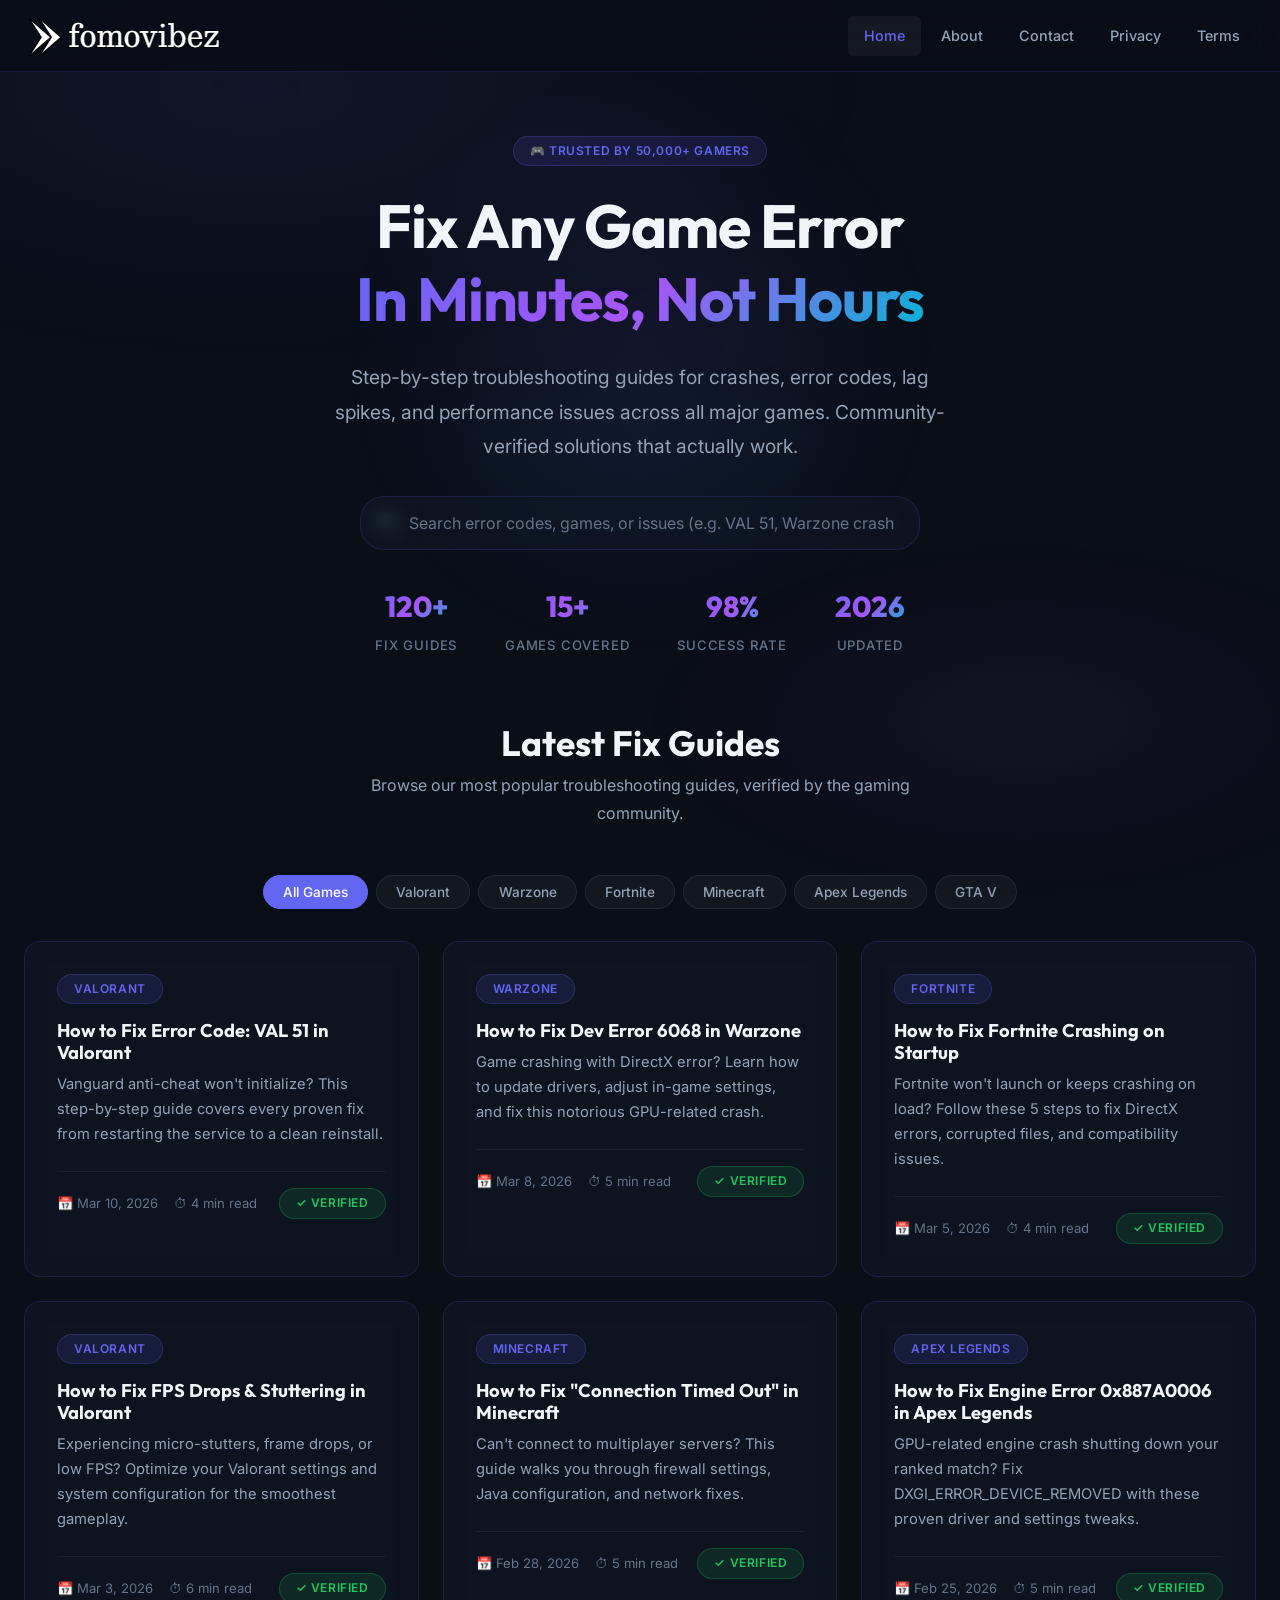
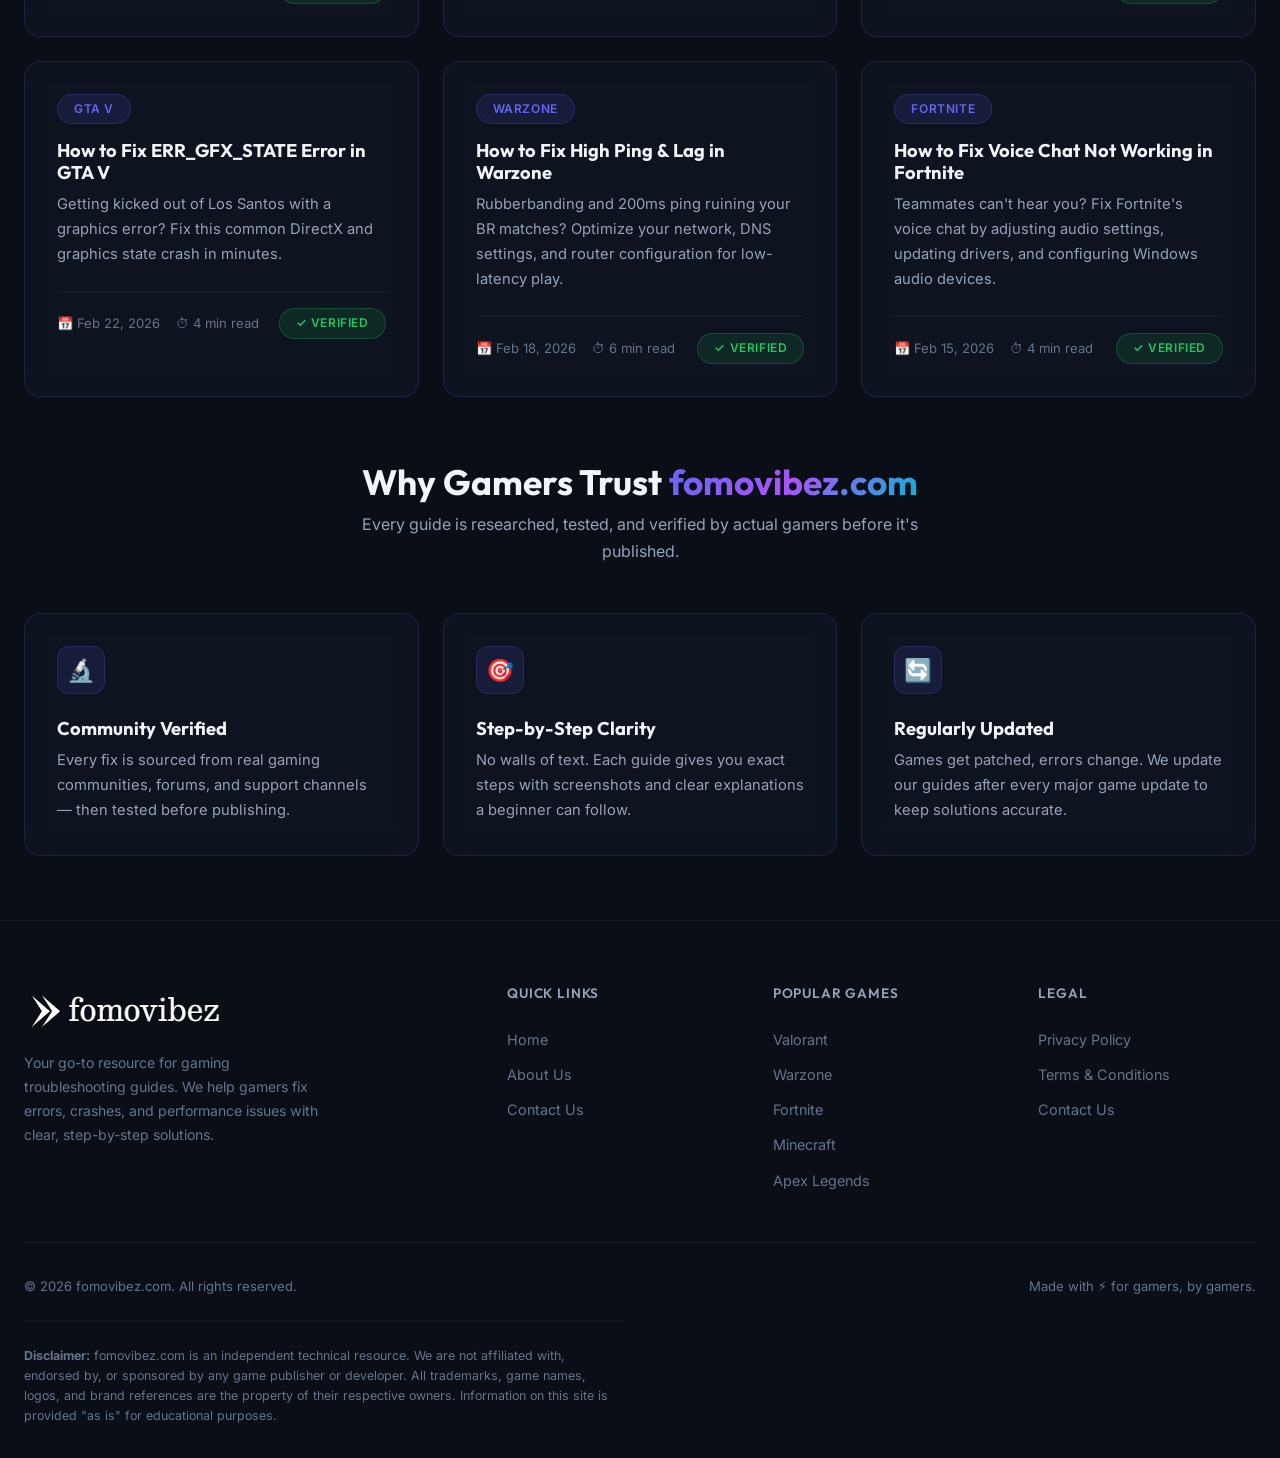
<file: index.html>
<!DOCTYPE html>
<html lang="en">

<head>
  <meta charset="UTF-8">
  <meta name="viewport" content="width=device-width, initial-scale=1.0">
  <title>fomovibez.com — Game Fix Guides, Error Solutions & Troubleshooting (2026)</title>
  <meta name="description"
    content="fomovibez.com is your trusted gaming troubleshooting resource. Find step-by-step fixes for game crashes, error codes, lag issues and more for Valorant, Warzone, Fortnite and other popular games.">
  <meta name="keywords"
    content="game fix, error code fix, valorant error, warzone error, fortnite crash, gaming troubleshooting, PC gaming help">
  <meta name="robots" content="index, follow">
  <link rel="canonical" href="https://fomovibez.com/">
  <link rel="preconnect" href="https://fonts.googleapis.com">
  <link rel="preconnect" href="https://fonts.gstatic.com" crossorigin>
  <link
    href="https://fonts.googleapis.com/css2?family=Inter:wght@400;500;600;700&family=Outfit:wght@600;700;800&family=JetBrains+Mono:wght@400;500&display=swap"
    rel="stylesheet">
  <link rel="icon" type="image/png" href="/favicon.png">
  <link rel="stylesheet" href="css/style.css">

  <!-- Open Graph -->
  <meta property="og:title" content="fomovibez.com — Game Fix Guides & Error Solutions">
  <meta property="og:description"
    content="Step-by-step fixes for game crashes, error codes, and performance issues. Your trusted gaming troubleshooting resource.">
  <meta property="og:type" content="website">
  <meta property="og:url" content="https://fomovibez.com/">
</head>

<body>

  <!-- ===== HEADER ===== -->
  <header class="header" id="header">
    <div class="container header__inner">
      <a href="index.html" class="header__logo">
        <img src="/logo.png" alt="fomovibez.com">
      </a>
      <nav class="header__nav" id="main-nav">
        <a href="index.html" class="active">Home</a>
        <a href="about.html">About</a>
        <a href="contact.html">Contact</a>
        <a href="privacy-policy.html">Privacy</a>
        <a href="terms.html">Terms</a>
      </nav>
      <button class="header__menu-toggle" id="menu-toggle" aria-label="Toggle menu">
        <span></span><span></span><span></span>
      </button>
    </div>
  </header>

  <!-- ===== HERO SECTION ===== -->
  <section class="hero">
    <div class="container">
      <div class="hero__badge">
        <span class="badge">🎮 Trusted by 50,000+ Gamers</span>
      </div>
      <h1 class="hero__title">
        Fix Any Game Error<br><span class="text-gradient">In Minutes, Not Hours</span>
      </h1>
      <p class="hero__subtitle">
        Step-by-step troubleshooting guides for crashes, error codes, lag spikes, and performance issues across all
        major games. Community-verified solutions that actually work.
      </p>
      <div class="hero__search">
        <span class="hero__search-icon">🔍</span>
        <input type="text" id="search-input"
          placeholder="Search error codes, games, or issues (e.g. VAL 51, Warzone crash)..." aria-label="Search guides">
      </div>
      <div class="hero__stats">
        <div class="hero__stat">
          <span class="hero__stat-value">120+</span>
          <span class="hero__stat-label">Fix Guides</span>
        </div>
        <div class="hero__stat">
          <span class="hero__stat-value">15+</span>
          <span class="hero__stat-label">Games Covered</span>
        </div>
        <div class="hero__stat">
          <span class="hero__stat-value">98%</span>
          <span class="hero__stat-label">Success Rate</span>
        </div>
        <div class="hero__stat">
          <span class="hero__stat-value">2026</span>
          <span class="hero__stat-label">Updated</span>
        </div>
      </div>
    </div>
  </section>

  <!-- ===== FILTER BAR ===== -->
  <section class="section" style="padding-top: 0;">
    <div class="container">
      <div class="section-header">
        <h2 class="section-header__title">Latest Fix Guides</h2>
        <p class="section-header__subtitle">Browse our most popular troubleshooting guides, verified by the gaming
          community.</p>
      </div>

      <div class="filter-bar">
        <button class="filter-btn active" data-filter="all">All Games</button>
        <button class="filter-btn" data-filter="valorant">Valorant</button>
        <button class="filter-btn" data-filter="warzone">Warzone</button>
        <button class="filter-btn" data-filter="fortnite">Fortnite</button>
        <button class="filter-btn" data-filter="minecraft">Minecraft</button>
        <button class="filter-btn" data-filter="apex-legends">Apex Legends</button>
        <button class="filter-btn" data-filter="gta-v">GTA V</button>
      </div>

      <!-- ===== GUIDE CARDS GRID ===== -->
      <div class="grid grid--guide">

        <!-- Card 1: Valorant VAL 51 -->
        <a href="guides/valorant-error-val-51.html" class="card card--guide animate-on-scroll" data-game="valorant"
          data-title="How to Fix Error Code VAL 51 in Valorant" data-tags="vanguard anti-cheat reboot restart">
          <div class="card__game-tag">
            <span class="badge">Valorant</span>
          </div>
          <h3 class="card__title">How to Fix Error Code: VAL 51 in Valorant</h3>
          <p class="card__text">Vanguard anti-cheat won't initialize? This step-by-step guide covers every proven fix
            from restarting the service to a clean reinstall.</p>
          <div class="card__meta">
            <span class="card__meta-item">📅 Mar 10, 2026</span>
            <span class="card__meta-item">⏱ 4 min read</span>
            <span class="badge badge--success" style="margin-left: auto;">✓ Verified</span>
          </div>
        </a>

        <!-- Card 2: Warzone Dev Error 6068 -->
        <a href="guides/warzone-dev-error-6068.html" class="card card--guide animate-on-scroll" data-game="warzone"
          data-title="How to Fix Dev Error 6068 in Warzone" data-tags="directx gpu crash graphics">
          <div class="card__game-tag">
            <span class="badge">Warzone</span>
          </div>
          <h3 class="card__title">How to Fix Dev Error 6068 in Warzone</h3>
          <p class="card__text">Game crashing with DirectX error? Learn how to update drivers, adjust in-game settings,
            and fix this notorious GPU-related crash.</p>
          <div class="card__meta">
            <span class="card__meta-item">📅 Mar 8, 2026</span>
            <span class="card__meta-item">⏱ 5 min read</span>
            <span class="badge badge--success" style="margin-left: auto;">✓ Verified</span>
          </div>
        </a>

        <!-- Card 3: Fortnite Crash on Startup -->
        <a href="guides/fortnite-crash-on-startup.html" class="card card--guide animate-on-scroll" data-game="fortnite"
          data-title="How to Fix Fortnite Crashing on Startup" data-tags="crash startup launch black screen">
          <div class="card__game-tag">
            <span class="badge">Fortnite</span>
          </div>
          <h3 class="card__title">How to Fix Fortnite Crashing on Startup</h3>
          <p class="card__text">Fortnite won't launch or keeps crashing on load? Follow these 5 steps to fix DirectX
            errors, corrupted files, and compatibility issues.</p>
          <div class="card__meta">
            <span class="card__meta-item">📅 Mar 5, 2026</span>
            <span class="card__meta-item">⏱ 4 min read</span>
            <span class="badge badge--success" style="margin-left: auto;">✓ Verified</span>
          </div>
        </a>

        <!-- Card 4: Valorant FPS Drop -->
        <a href="guides/valorant-fps-drop-fix.html" class="card card--guide animate-on-scroll" data-game="valorant"
          data-title="How to Fix FPS Drops and Stuttering in Valorant" data-tags="fps lag stutter performance low fps">
          <div class="card__game-tag">
            <span class="badge">Valorant</span>
          </div>
          <h3 class="card__title">How to Fix FPS Drops &amp; Stuttering in Valorant</h3>
          <p class="card__text">Experiencing micro-stutters, frame drops, or low FPS? Optimize your Valorant settings
            and system configuration for the smoothest gameplay.</p>
          <div class="card__meta">
            <span class="card__meta-item">📅 Mar 3, 2026</span>
            <span class="card__meta-item">⏱ 6 min read</span>
            <span class="badge badge--success" style="margin-left: auto;">✓ Verified</span>
          </div>
        </a>

        <!-- Card 5: Minecraft TLauncher Connection -->
        <a href="guides/minecraft-connection-timed-out.html" class="card card--guide animate-on-scroll"
          data-game="minecraft" data-title="How to Fix Connection Timed Out Error in Minecraft"
          data-tags="server connection timeout multiplayer java">
          <div class="card__game-tag">
            <span class="badge">Minecraft</span>
          </div>
          <h3 class="card__title">How to Fix "Connection Timed Out" in Minecraft</h3>
          <p class="card__text">Can't connect to multiplayer servers? This guide walks you through firewall settings,
            Java configuration, and network fixes.</p>
          <div class="card__meta">
            <span class="card__meta-item">📅 Feb 28, 2026</span>
            <span class="card__meta-item">⏱ 5 min read</span>
            <span class="badge badge--success" style="margin-left: auto;">✓ Verified</span>
          </div>
        </a>

        <!-- Card 6: Apex Legends Engine Error -->
        <a href="guides/apex-legends-engine-error.html" class="card card--guide animate-on-scroll"
          data-game="apex-legends" data-title="How to Fix Engine Error 0x887A0006 in Apex Legends"
          data-tags="engine error dxgi gpu removed crash">
          <div class="card__game-tag">
            <span class="badge">Apex Legends</span>
          </div>
          <h3 class="card__title">How to Fix Engine Error 0x887A0006 in Apex Legends</h3>
          <p class="card__text">GPU-related engine crash shutting down your ranked match? Fix DXGI_ERROR_DEVICE_REMOVED
            with these proven driver and settings tweaks.</p>
          <div class="card__meta">
            <span class="card__meta-item">📅 Feb 25, 2026</span>
            <span class="card__meta-item">⏱ 5 min read</span>
            <span class="badge badge--success" style="margin-left: auto;">✓ Verified</span>
          </div>
        </a>

        <!-- Card 7: GTA V ERR_GFX_STATE -->
        <a href="guides/gta-v-err-gfx-state.html" class="card card--guide animate-on-scroll" data-game="gta-v"
          data-title="How to Fix ERR_GFX_STATE Error in GTA V" data-tags="err gfx state graphics crash directx">
          <div class="card__game-tag">
            <span class="badge">GTA V</span>
          </div>
          <h3 class="card__title">How to Fix ERR_GFX_STATE Error in GTA V</h3>
          <p class="card__text">Getting kicked out of Los Santos with a graphics error? Fix this common DirectX and
            graphics state crash in minutes.</p>
          <div class="card__meta">
            <span class="card__meta-item">📅 Feb 22, 2026</span>
            <span class="card__meta-item">⏱ 4 min read</span>
            <span class="badge badge--success" style="margin-left: auto;">✓ Verified</span>
          </div>
        </a>

        <!-- Card 8: Warzone High Ping -->
        <a href="guides/warzone-high-ping-fix.html" class="card card--guide animate-on-scroll" data-game="warzone"
          data-title="How to Fix High Ping and Lag in Warzone" data-tags="ping lag latency network connection slow">
          <div class="card__game-tag">
            <span class="badge">Warzone</span>
          </div>
          <h3 class="card__title">How to Fix High Ping &amp; Lag in Warzone</h3>
          <p class="card__text">Rubberbanding and 200ms ping ruining your BR matches? Optimize your network, DNS
            settings, and router configuration for low-latency play.</p>
          <div class="card__meta">
            <span class="card__meta-item">📅 Feb 18, 2026</span>
            <span class="card__meta-item">⏱ 6 min read</span>
            <span class="badge badge--success" style="margin-left: auto;">✓ Verified</span>
          </div>
        </a>

        <!-- Card 9: Fortnite Voice Chat Not Working -->
        <a href="guides/fortnite-voice-chat-not-working.html" class="card card--guide animate-on-scroll"
          data-game="fortnite" data-title="How to Fix Voice Chat Not Working in Fortnite"
          data-tags="voice chat mic audio sound">
          <div class="card__game-tag">
            <span class="badge">Fortnite</span>
          </div>
          <h3 class="card__title">How to Fix Voice Chat Not Working in Fortnite</h3>
          <p class="card__text">Teammates can't hear you? Fix Fortnite's voice chat by adjusting audio settings,
            updating drivers, and configuring Windows audio devices.</p>
          <div class="card__meta">
            <span class="card__meta-item">📅 Feb 15, 2026</span>
            <span class="card__meta-item">⏱ 4 min read</span>
            <span class="badge badge--success" style="margin-left: auto;">✓ Verified</span>
          </div>
        </a>

      </div>
    </div>
  </section>

  <!-- ===== WHY FOMOVIBEZ.COM ===== -->
  <section class="section" style="padding-top: 0;">
    <div class="container">
      <div class="section-header">
        <h2 class="section-header__title">Why Gamers Trust <span class="text-gradient">fomovibez.com</span></h2>
        <p class="section-header__subtitle">Every guide is researched, tested, and verified by actual gamers before it's
          published.</p>
      </div>
      <div class="grid grid--3">
        <div class="card animate-on-scroll">
          <div class="card__icon">🔬</div>
          <h3 class="card__title">Community Verified</h3>
          <p class="card__text">Every fix is sourced from real gaming communities, forums, and support channels — then
            tested before publishing.</p>
        </div>
        <div class="card animate-on-scroll">
          <div class="card__icon">🎯</div>
          <h3 class="card__title">Step-by-Step Clarity</h3>
          <p class="card__text">No walls of text. Each guide gives you exact steps with screenshots and clear
            explanations a beginner can follow.</p>
        </div>
        <div class="card animate-on-scroll">
          <div class="card__icon">🔄</div>
          <h3 class="card__title">Regularly Updated</h3>
          <p class="card__text">Games get patched, errors change. We update our guides after every major game update to
            keep solutions accurate.</p>
        </div>
      </div>
    </div>
  </section>

  <!-- ===== FOOTER ===== -->
  <footer class="footer">
    <div class="container">
      <div class="footer__grid">
        <div class="footer__brand">
          <div class="footer__brand-logo">
            <a href="/">
              <img src="/logo.png" alt="fomovibez.com">
            </a>
          </div>
          <p class="footer__brand-text">Your go-to resource for gaming troubleshooting guides. We help gamers fix
            errors, crashes, and performance issues with clear, step-by-step solutions.</p>
        </div>
        <div>
          <h4 class="footer__heading">Quick Links</h4>
          <ul class="footer__links">
            <li><a href="index.html">Home</a></li>
            <li><a href="about.html">About Us</a></li>
            <li><a href="contact.html">Contact Us</a></li>
          </ul>
        </div>
        <div>
          <h4 class="footer__heading">Popular Games</h4>
          <ul class="footer__links">
            <li><a href="index.html">Valorant</a></li>
            <li><a href="index.html">Warzone</a></li>
            <li><a href="index.html">Fortnite</a></li>
            <li><a href="index.html">Minecraft</a></li>
            <li><a href="index.html">Apex Legends</a></li>
          </ul>
        </div>
        <div>
          <h4 class="footer__heading">Legal</h4>
          <ul class="footer__links">
            <li><a href="privacy-policy.html">Privacy Policy</a></li>
            <li><a href="terms.html">Terms &amp; Conditions</a></li>
            <li><a href="contact.html">Contact Us</a></li>
          </ul>
        </div>
      </div>
      <div class="footer__bottom">
        <span>&copy; 2026 fomovibez.com. All rights reserved.</span>
        <span>Made with ⚡ for gamers, by gamers.</span>
      </div>
      <p class="footer__disclaimer">
        <strong>Disclaimer:</strong> fomovibez.com is an independent technical resource. We are not affiliated with,
        endorsed by, or sponsored by any game publisher or developer. All trademarks, game names, logos, and brand
        references are the property of their respective owners. Information on this site is provided "as is" for
        educational purposes.
      </p>
    </div>
  </footer>

  <script src="js/main.js"></script>
</body>

</html>
</file>
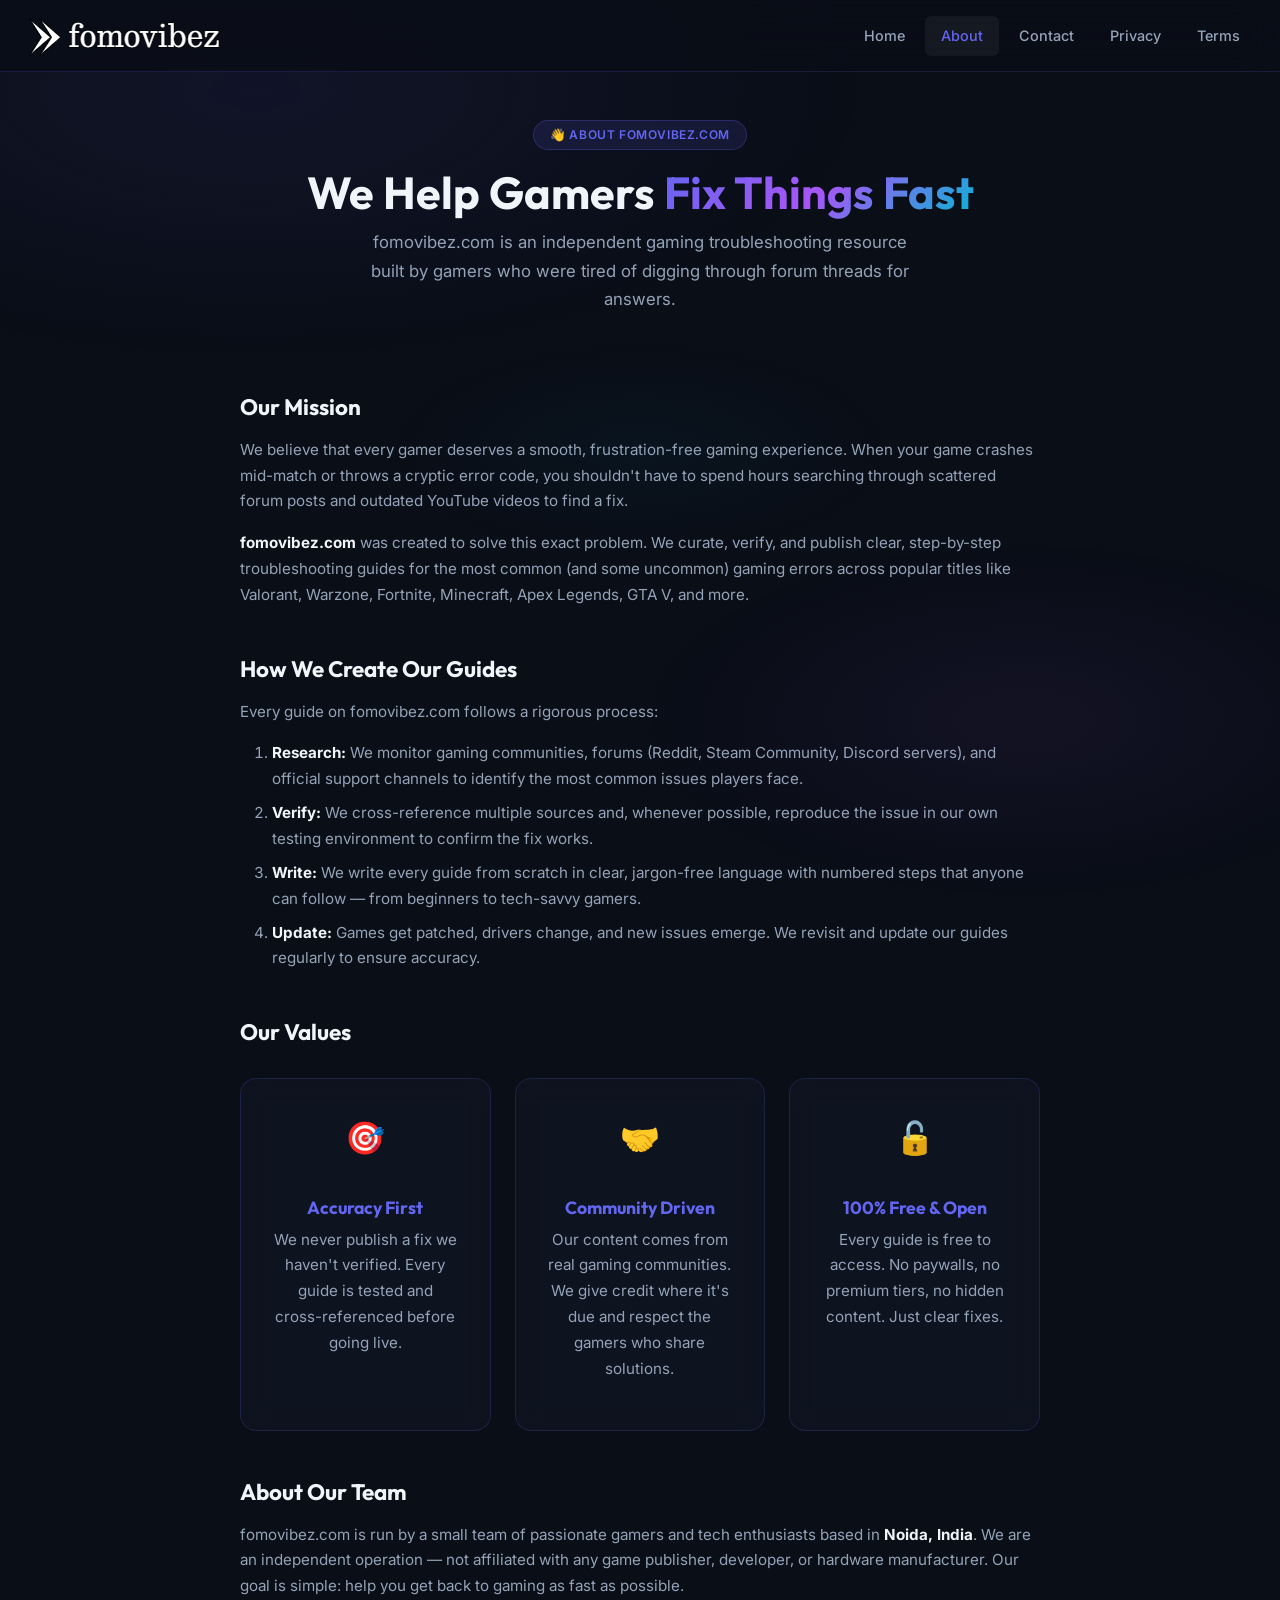
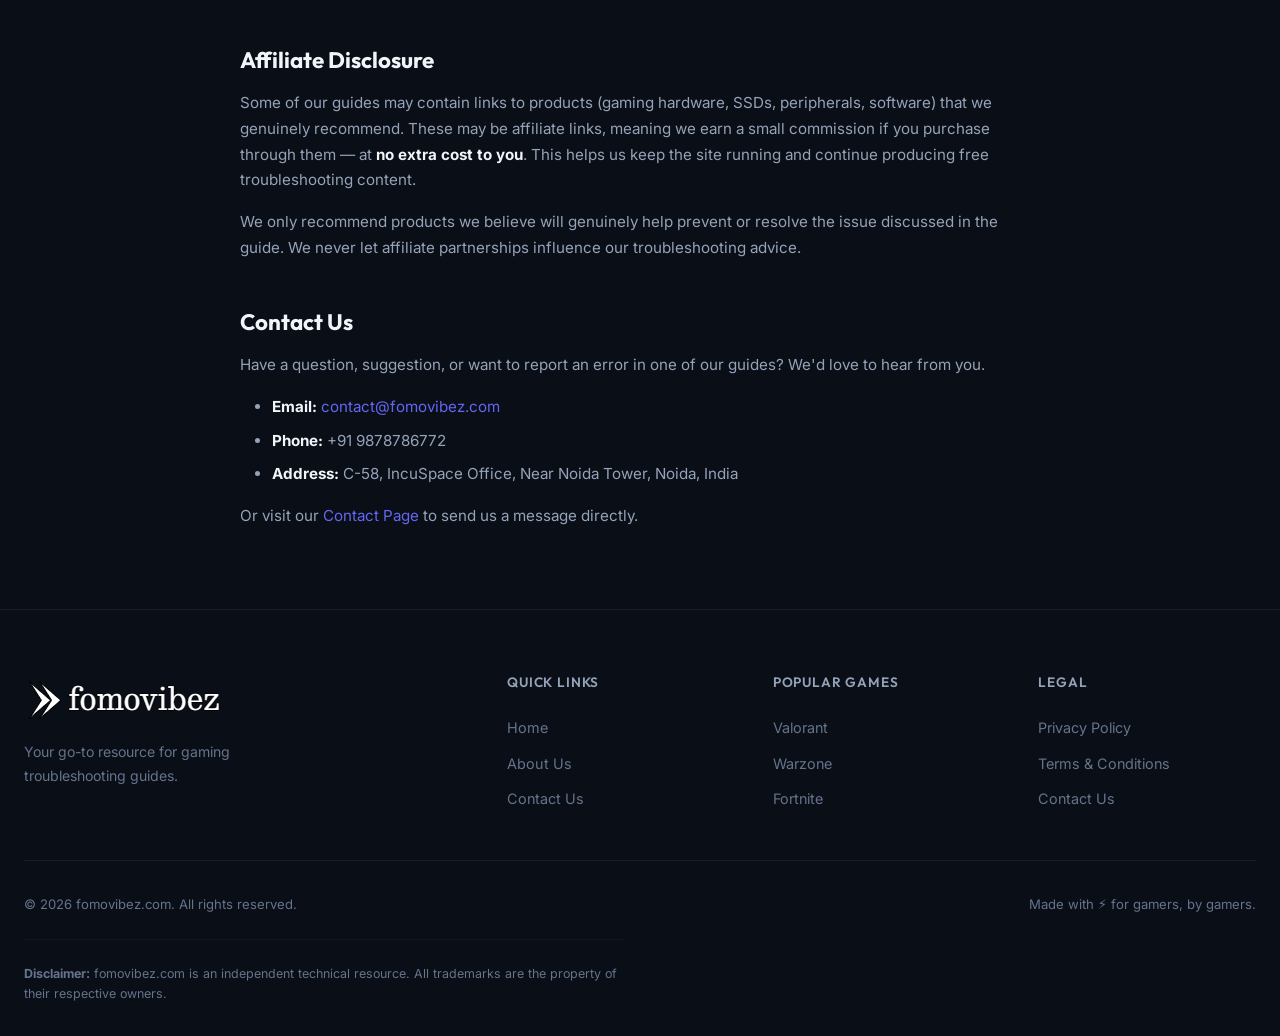
<file: about.html>
<!DOCTYPE html>
<html lang="en">
<head>
  <meta charset="UTF-8">
  <meta name="viewport" content="width=device-width, initial-scale=1.0">
  <title>About Us — fomovibez.com | Gaming Troubleshooting Guides</title>
  <meta name="description" content="Learn about fomovibez.com — an independent gaming troubleshooting resource providing community-verified, step-by-step fix guides for game errors and crashes.">
  <meta name="robots" content="index, follow">
  <link rel="canonical" href="https://fomovibez.com/about.html">
  <link rel="preconnect" href="https://fonts.googleapis.com">
  <link rel="preconnect" href="https://fonts.gstatic.com" crossorigin>
  <link href="https://fonts.googleapis.com/css2?family=Inter:wght@400;500;600;700&family=Outfit:wght@600;700;800&family=JetBrains+Mono:wght@400;500&display=swap" rel="stylesheet">
  <link rel="icon" type="image/png" href="/favicon.png">
  <link rel="stylesheet" href="css/style.css">
</head>
<body>

  <!-- HEADER -->
  <header class="header" id="header">
    <div class="container header__inner">
      <a href="index.html" class="header__logo">
        <img src="/logo.png" alt="fomovibez.com">
      </a>
      <nav class="header__nav" id="main-nav">
        <a href="index.html">Home</a>
        <a href="about.html" class="active">About</a>
        <a href="contact.html">Contact</a>
        <a href="privacy-policy.html">Privacy</a>
        <a href="terms.html">Terms</a>
      </nav>
      <button class="header__menu-toggle" id="menu-toggle" aria-label="Toggle menu">
        <span></span><span></span><span></span>
      </button>
    </div>
  </header>

  <!-- PAGE HERO -->
  <section class="page-hero">
    <div class="container">
      <span class="badge" style="margin-bottom:1rem;display:inline-flex;">👋 About fomovibez.com</span>
      <h1 class="page-hero__title">We Help Gamers <span class="text-gradient">Fix Things Fast</span></h1>
      <p class="page-hero__subtitle">fomovibez.com is an independent gaming troubleshooting resource built by gamers who were tired of digging through forum threads for answers.</p>
    </div>
  </section>

  <!-- PAGE CONTENT -->
  <section class="page-content">
    <div class="container">
      <div class="page-content__body">

        <h2>Our Mission</h2>
        <p>We believe that every gamer deserves a smooth, frustration-free gaming experience. When your game crashes mid-match or throws a cryptic error code, you shouldn't have to spend hours searching through scattered forum posts and outdated YouTube videos to find a fix.</p>
        <p><strong>fomovibez.com</strong> was created to solve this exact problem. We curate, verify, and publish clear, step-by-step troubleshooting guides for the most common (and some uncommon) gaming errors across popular titles like Valorant, Warzone, Fortnite, Minecraft, Apex Legends, GTA V, and more.</p>

        <h2>How We Create Our Guides</h2>
        <p>Every guide on fomovibez.com follows a rigorous process:</p>
        <ol>
          <li><strong>Research:</strong> We monitor gaming communities, forums (Reddit, Steam Community, Discord servers), and official support channels to identify the most common issues players face.</li>
          <li><strong>Verify:</strong> We cross-reference multiple sources and, whenever possible, reproduce the issue in our own testing environment to confirm the fix works.</li>
          <li><strong>Write:</strong> We write every guide from scratch in clear, jargon-free language with numbered steps that anyone can follow — from beginners to tech-savvy gamers.</li>
          <li><strong>Update:</strong> Games get patched, drivers change, and new issues emerge. We revisit and update our guides regularly to ensure accuracy.</li>
        </ol>

        <!-- Values -->
        <h2>Our Values</h2>
        <div class="about-values">
          <div class="about-value card">
            <div class="about-value__icon">🎯</div>
            <h3 class="about-value__title">Accuracy First</h3>
            <p class="about-value__text">We never publish a fix we haven't verified. Every guide is tested and cross-referenced before going live.</p>
          </div>
          <div class="about-value card">
            <div class="about-value__icon">🤝</div>
            <h3 class="about-value__title">Community Driven</h3>
            <p class="about-value__text">Our content comes from real gaming communities. We give credit where it's due and respect the gamers who share solutions.</p>
          </div>
          <div class="about-value card">
            <div class="about-value__icon">🔓</div>
            <h3 class="about-value__title">100% Free &amp; Open</h3>
            <p class="about-value__text">Every guide is free to access. No paywalls, no premium tiers, no hidden content. Just clear fixes.</p>
          </div>
        </div>

        <h2>About Our Team</h2>
        <p>fomovibez.com is run by a small team of passionate gamers and tech enthusiasts based in <strong>Noida, India</strong>. We are an independent operation — not affiliated with any game publisher, developer, or hardware manufacturer. Our goal is simple: help you get back to gaming as fast as possible.</p>

        <h2>Affiliate Disclosure</h2>
        <p>Some of our guides may contain links to products (gaming hardware, SSDs, peripherals, software) that we genuinely recommend. These may be affiliate links, meaning we earn a small commission if you purchase through them — at <strong>no extra cost to you</strong>. This helps us keep the site running and continue producing free troubleshooting content.</p>
        <p>We only recommend products we believe will genuinely help prevent or resolve the issue discussed in the guide. We never let affiliate partnerships influence our troubleshooting advice.</p>

        <h2>Contact Us</h2>
        <p>Have a question, suggestion, or want to report an error in one of our guides? We'd love to hear from you.</p>
        <ul>
          <li><strong>Email:</strong> <a href="mailto:contact@fomovibez.com">contact@fomovibez.com</a></li>
          <li><strong>Phone:</strong> +91 9878786772</li>
          <li><strong>Address:</strong> C-58, IncuSpace Office, Near Noida Tower, Noida, India</li>
        </ul>
        <p>Or visit our <a href="contact.html">Contact Page</a> to send us a message directly.</p>

      </div>
    </div>
  </section>

  <!-- FOOTER -->
  <footer class="footer">
    <div class="container">
      <div class="footer__grid">
        <div class="footer__brand">
          <div class="footer__brand-logo">
            <a href="/">
              <img src="/logo.png" alt="fomovibez.com">
            </a>
          </div>
          <p class="footer__brand-text">Your go-to resource for gaming troubleshooting guides.</p>
        </div>
        <div>
          <h4 class="footer__heading">Quick Links</h4>
          <ul class="footer__links">
            <li><a href="index.html">Home</a></li>
            <li><a href="about.html">About Us</a></li>
            <li><a href="contact.html">Contact Us</a></li>
          </ul>
        </div>
        <div>
          <h4 class="footer__heading">Popular Games</h4>
          <ul class="footer__links">
            <li><a href="index.html">Valorant</a></li>
            <li><a href="index.html">Warzone</a></li>
            <li><a href="index.html">Fortnite</a></li>
          </ul>
        </div>
        <div>
          <h4 class="footer__heading">Legal</h4>
          <ul class="footer__links">
            <li><a href="privacy-policy.html">Privacy Policy</a></li>
            <li><a href="terms.html">Terms &amp; Conditions</a></li>
            <li><a href="contact.html">Contact Us</a></li>
          </ul>
        </div>
      </div>
      <div class="footer__bottom">
        <span>&copy; 2026 fomovibez.com. All rights reserved.</span>
        <span>Made with ⚡ for gamers, by gamers.</span>
      </div>
      <p class="footer__disclaimer"><strong>Disclaimer:</strong> fomovibez.com is an independent technical resource. All trademarks are the property of their respective owners.</p>
    </div>
  </footer>
  <script src="js/main.js"></script>
</body>
</html>
</file>
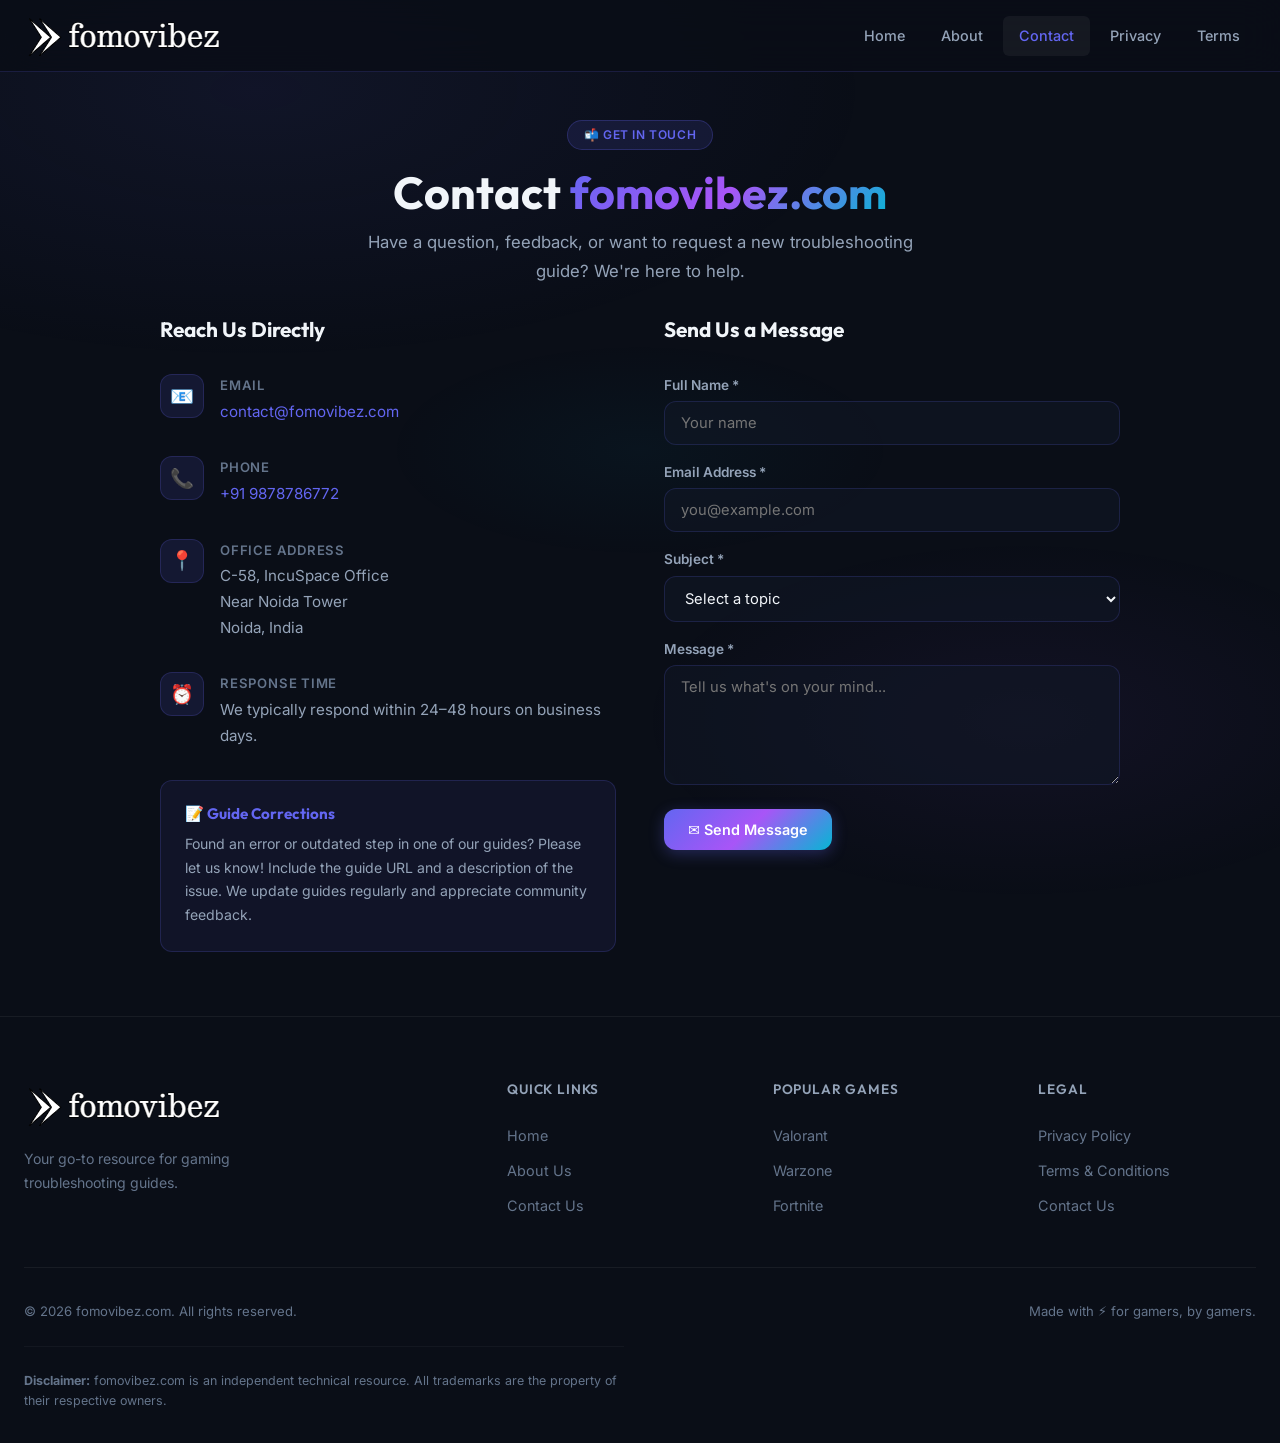
<file: contact.html>
<!DOCTYPE html>
<html lang="en">
<head>
  <meta charset="UTF-8">
  <meta name="viewport" content="width=device-width, initial-scale=1.0">
  <title>Contact Us — fomovibez.com | Get in Touch</title>
  <meta name="description" content="Contact fomovibez.com for questions, feedback, guide requests, or corrections. Reach us via email, phone, or our contact form.">
  <meta name="robots" content="index, follow">
  <link rel="canonical" href="https://fomovibez.com/contact.html">
  <link rel="preconnect" href="https://fonts.googleapis.com">
  <link rel="preconnect" href="https://fonts.gstatic.com" crossorigin>
  <link href="https://fonts.googleapis.com/css2?family=Inter:wght@400;500;600;700&family=Outfit:wght@600;700;800&family=JetBrains+Mono:wght@400;500&display=swap" rel="stylesheet">
  <link rel="icon" type="image/png" href="/favicon.png">
  <link rel="stylesheet" href="css/style.css">
</head>
<body>

  <!-- HEADER -->
  <header class="header" id="header">
    <div class="container header__inner">
      <a href="index.html" class="header__logo">
        <img src="/logo.png" alt="fomovibez.com">
      </a>
      <nav class="header__nav" id="main-nav">
        <a href="index.html">Home</a>
        <a href="about.html">About</a>
        <a href="contact.html" class="active">Contact</a>
        <a href="privacy-policy.html">Privacy</a>
        <a href="terms.html">Terms</a>
      </nav>
      <button class="header__menu-toggle" id="menu-toggle" aria-label="Toggle menu">
        <span></span><span></span><span></span>
      </button>
    </div>
  </header>

  <!-- PAGE HERO -->
  <section class="page-hero">
    <div class="container">
      <span class="badge" style="margin-bottom:1rem;display:inline-flex;">📬 Get in Touch</span>
      <h1 class="page-hero__title">Contact <span class="text-gradient">fomovibez.com</span></h1>
      <p class="page-hero__subtitle">Have a question, feedback, or want to request a new troubleshooting guide? We're here to help.</p>
    </div>
  </section>

  <!-- CONTACT CONTENT -->
  <section class="page-content">
    <div class="container">
      <div class="contact-grid" style="max-width:960px;margin:0 auto;">

        <!-- Contact Info -->
        <div>
          <h2 style="font-size:1.3rem;margin-bottom:var(--space-xl);">Reach Us Directly</h2>

          <div class="contact-info-item">
            <div class="contact-info-item__icon">📧</div>
            <div>
              <div class="contact-info-item__label">Email</div>
              <div class="contact-info-item__value"><a href="mailto:contact@fomovibez.com">contact@fomovibez.com</a></div>
            </div>
          </div>

          <div class="contact-info-item">
            <div class="contact-info-item__icon">📞</div>
            <div>
              <div class="contact-info-item__label">Phone</div>
              <div class="contact-info-item__value"><a href="tel:+919878786772">+91 9878786772</a></div>
            </div>
          </div>

          <div class="contact-info-item">
            <div class="contact-info-item__icon">📍</div>
            <div>
              <div class="contact-info-item__label">Office Address</div>
              <div class="contact-info-item__value">C-58, IncuSpace Office<br>Near Noida Tower<br>Noida, India</div>
            </div>
          </div>

          <div class="contact-info-item">
            <div class="contact-info-item__icon">⏰</div>
            <div>
              <div class="contact-info-item__label">Response Time</div>
              <div class="contact-info-item__value">We typically respond within 24–48 hours on business days.</div>
            </div>
          </div>

          <div style="margin-top:var(--space-lg);padding:var(--space-lg);background:rgba(99,102,241,0.08);border:1px solid rgba(99,102,241,0.2);border-radius:var(--radius-md);">
            <h3 style="font-size:0.95rem;color:var(--accent-primary);margin-bottom:var(--space-sm);">📝 Guide Corrections</h3>
            <p style="font-size:0.88rem;color:var(--text-secondary);">Found an error or outdated step in one of our guides? Please let us know! Include the guide URL and a description of the issue. We update guides regularly and appreciate community feedback.</p>
          </div>
        </div>

        <!-- Contact Form -->
        <div>
          <h2 style="font-size:1.3rem;margin-bottom:var(--space-xl);">Send Us a Message</h2>
          <form class="contact-form" id="contact-form" onsubmit="handleContactForm(event)">
            <div class="form-group">
              <label for="contact-name">Full Name *</label>
              <input type="text" id="contact-name" name="name" required placeholder="Your name">
            </div>
            <div class="form-group">
              <label for="contact-email">Email Address *</label>
              <input type="email" id="contact-email" name="email" required placeholder="you@example.com">
            </div>
            <div class="form-group">
              <label for="contact-subject">Subject *</label>
              <select id="contact-subject" name="subject" required>
                <option value="">Select a topic</option>
                <option value="guide-request">Request a New Guide</option>
                <option value="guide-correction">Report Guide Error</option>
                <option value="feedback">General Feedback</option>
                <option value="partnership">Partnership Inquiry</option>
                <option value="advertising">Advertising</option>
                <option value="other">Other</option>
              </select>
            </div>
            <div class="form-group">
              <label for="contact-message">Message *</label>
              <textarea id="contact-message" name="message" required placeholder="Tell us what's on your mind..."></textarea>
            </div>
            <button type="submit" class="btn btn--primary" id="contact-submit" style="align-self:flex-start;">
              ✉️ Send Message
            </button>
          </form>
        </div>

      </div>
    </div>
  </section>

  <!-- FOOTER -->
  <footer class="footer">
    <div class="container">
      <div class="footer__grid">
        <div class="footer__brand">
          <div class="footer__brand-logo">
            <a href="/">
              <img src="/logo.png" alt="fomovibez.com">
            </a>
          </div>
          <p class="footer__brand-text">Your go-to resource for gaming troubleshooting guides.</p>
        </div>
        <div>
          <h4 class="footer__heading">Quick Links</h4>
          <ul class="footer__links">
            <li><a href="index.html">Home</a></li>
            <li><a href="about.html">About Us</a></li>
            <li><a href="contact.html">Contact Us</a></li>
          </ul>
        </div>
        <div>
          <h4 class="footer__heading">Popular Games</h4>
          <ul class="footer__links">
            <li><a href="index.html">Valorant</a></li>
            <li><a href="index.html">Warzone</a></li>
            <li><a href="index.html">Fortnite</a></li>
          </ul>
        </div>
        <div>
          <h4 class="footer__heading">Legal</h4>
          <ul class="footer__links">
            <li><a href="privacy-policy.html">Privacy Policy</a></li>
            <li><a href="terms.html">Terms &amp; Conditions</a></li>
            <li><a href="contact.html">Contact Us</a></li>
          </ul>
        </div>
      </div>
      <div class="footer__bottom">
        <span>&copy; 2026 fomovibez.com. All rights reserved.</span>
        <span>Made with ⚡ for gamers, by gamers.</span>
      </div>
      <p class="footer__disclaimer"><strong>Disclaimer:</strong> fomovibez.com is an independent technical resource. All trademarks are the property of their respective owners.</p>
    </div>
  </footer>
  <script src="js/main.js"></script>
</body>
</html>
</file>
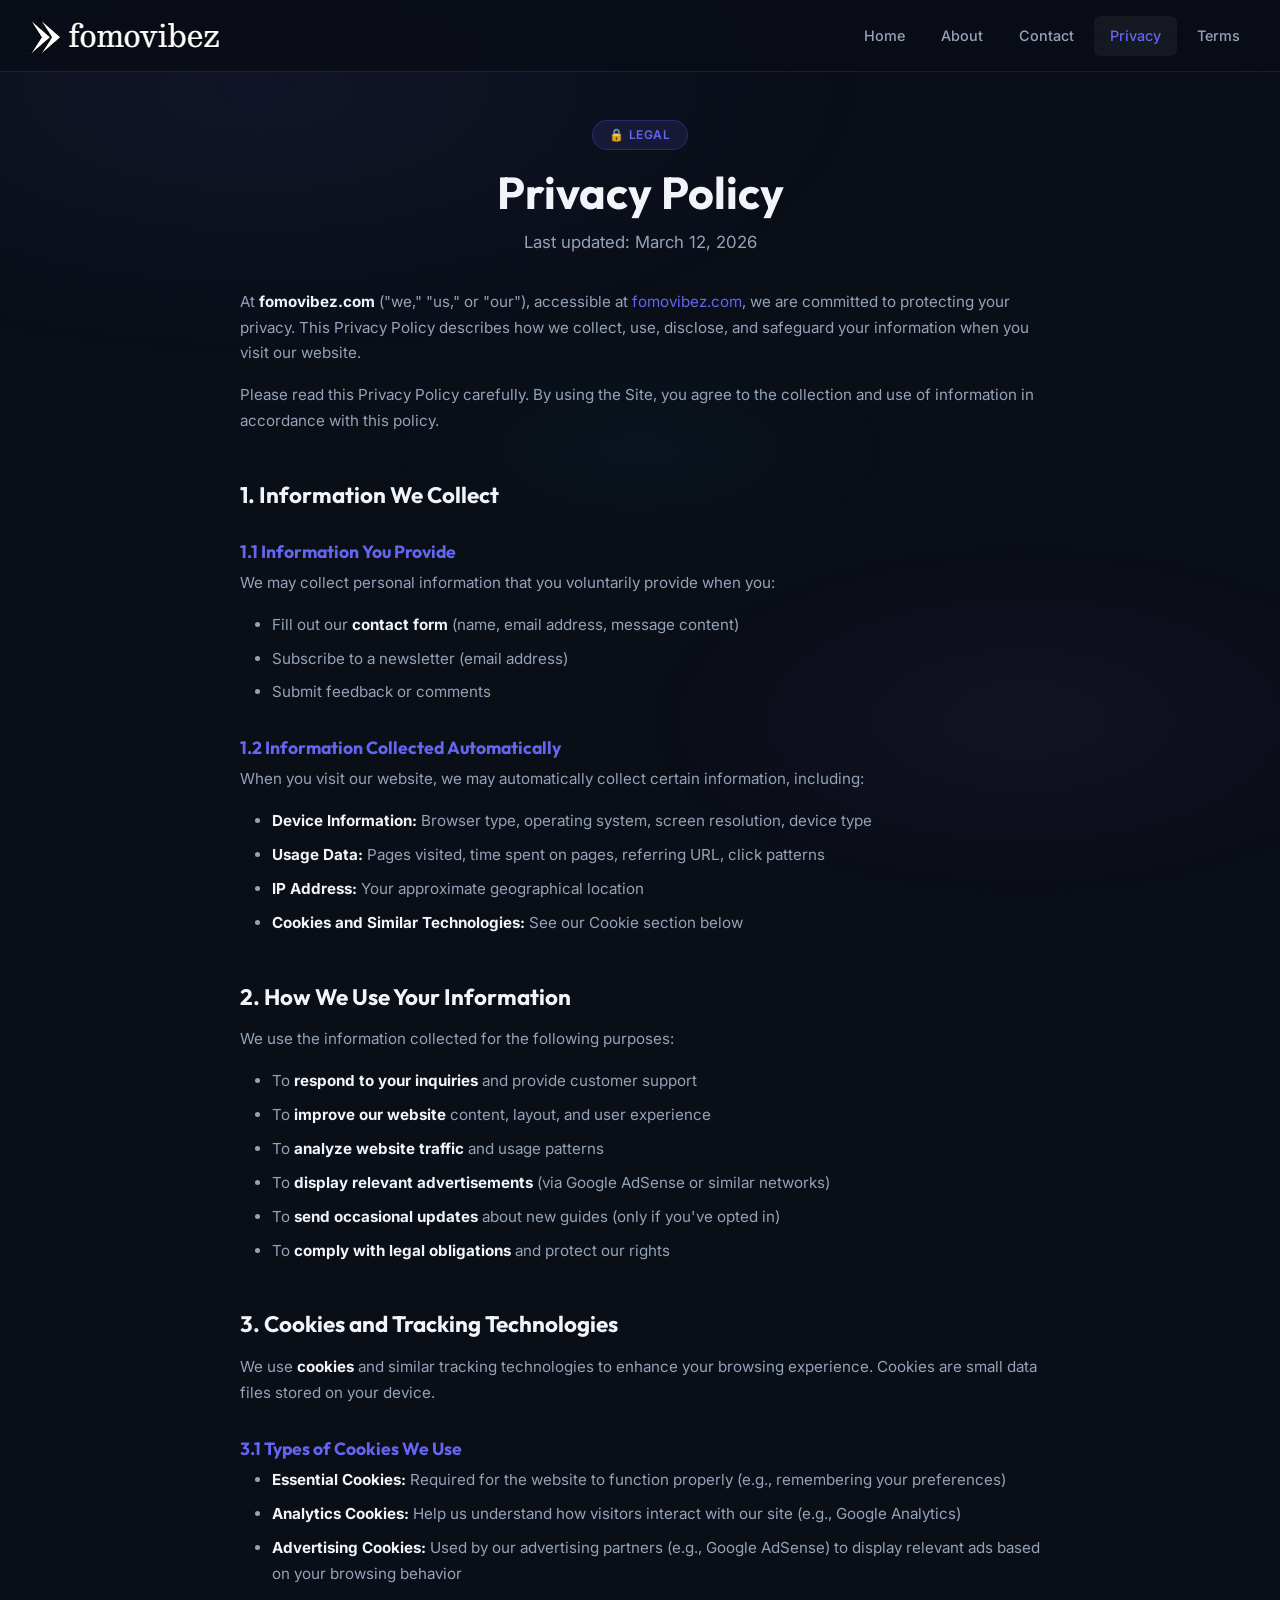
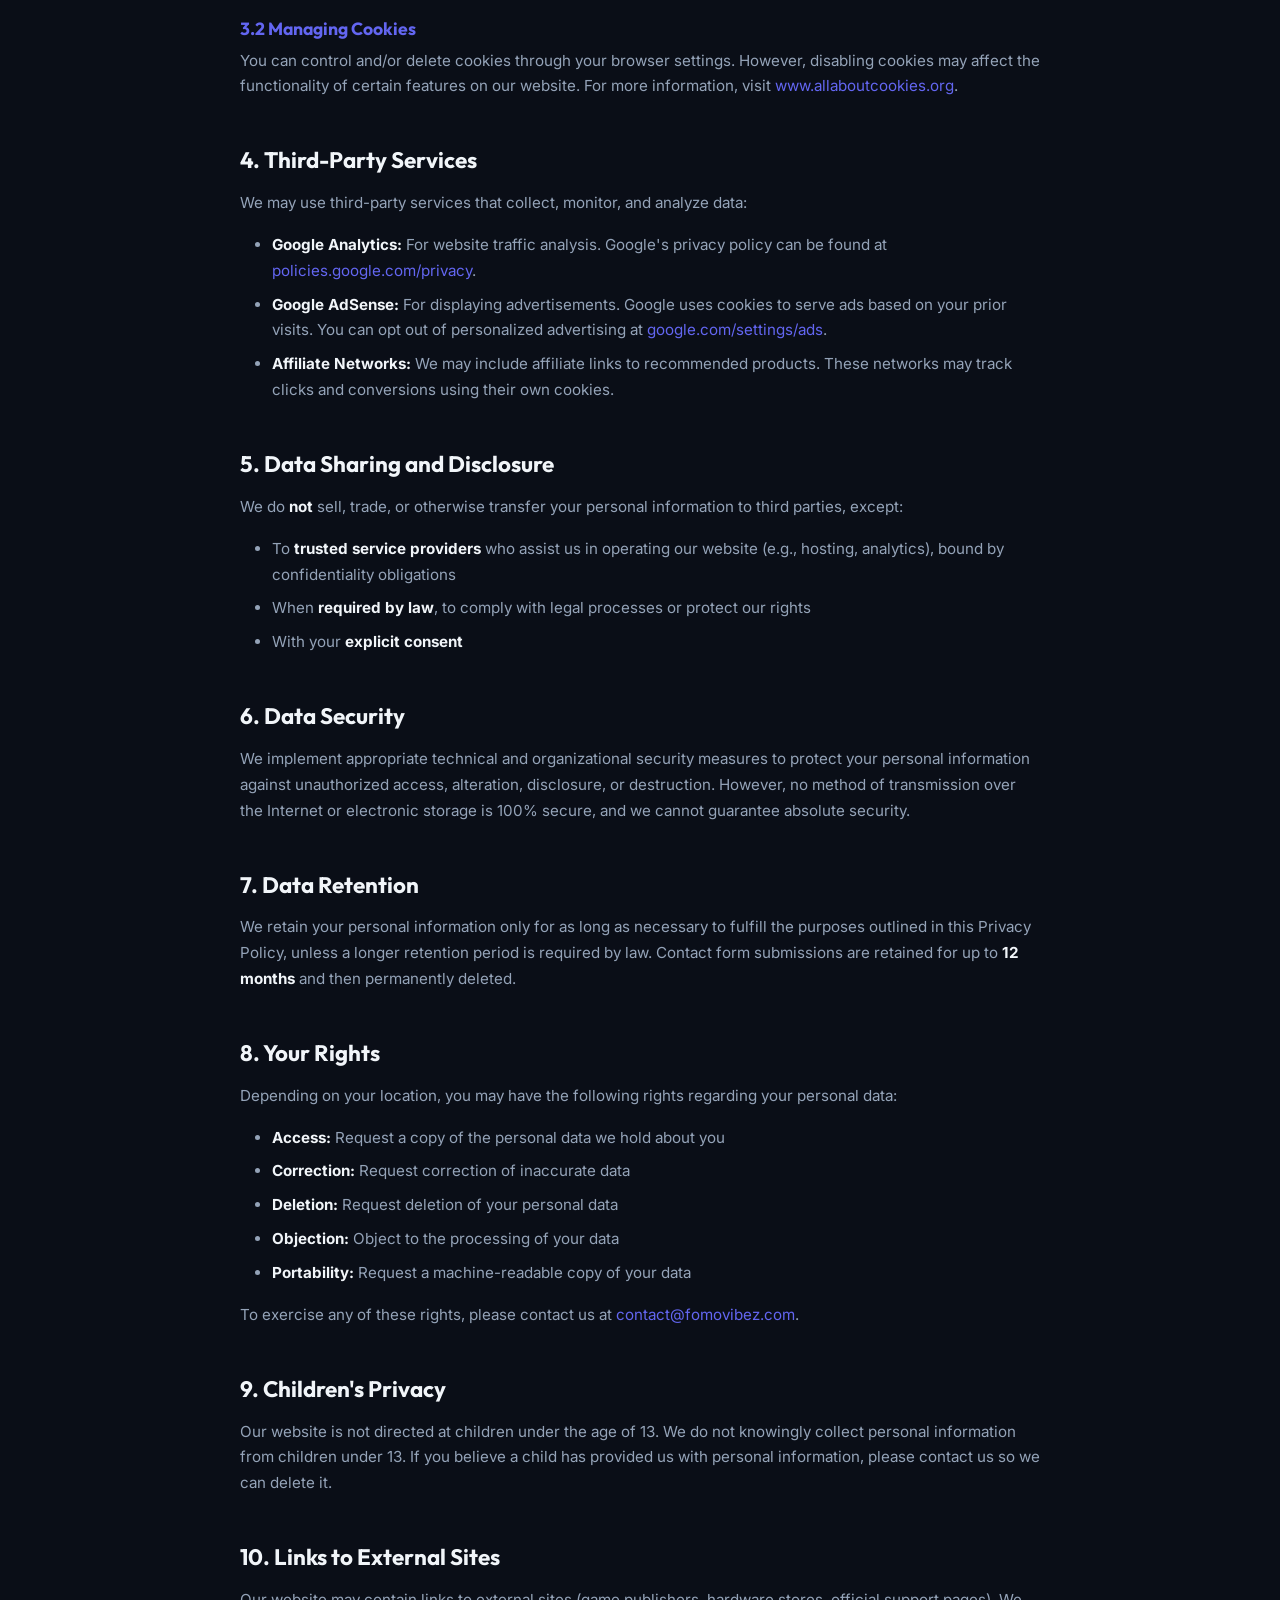
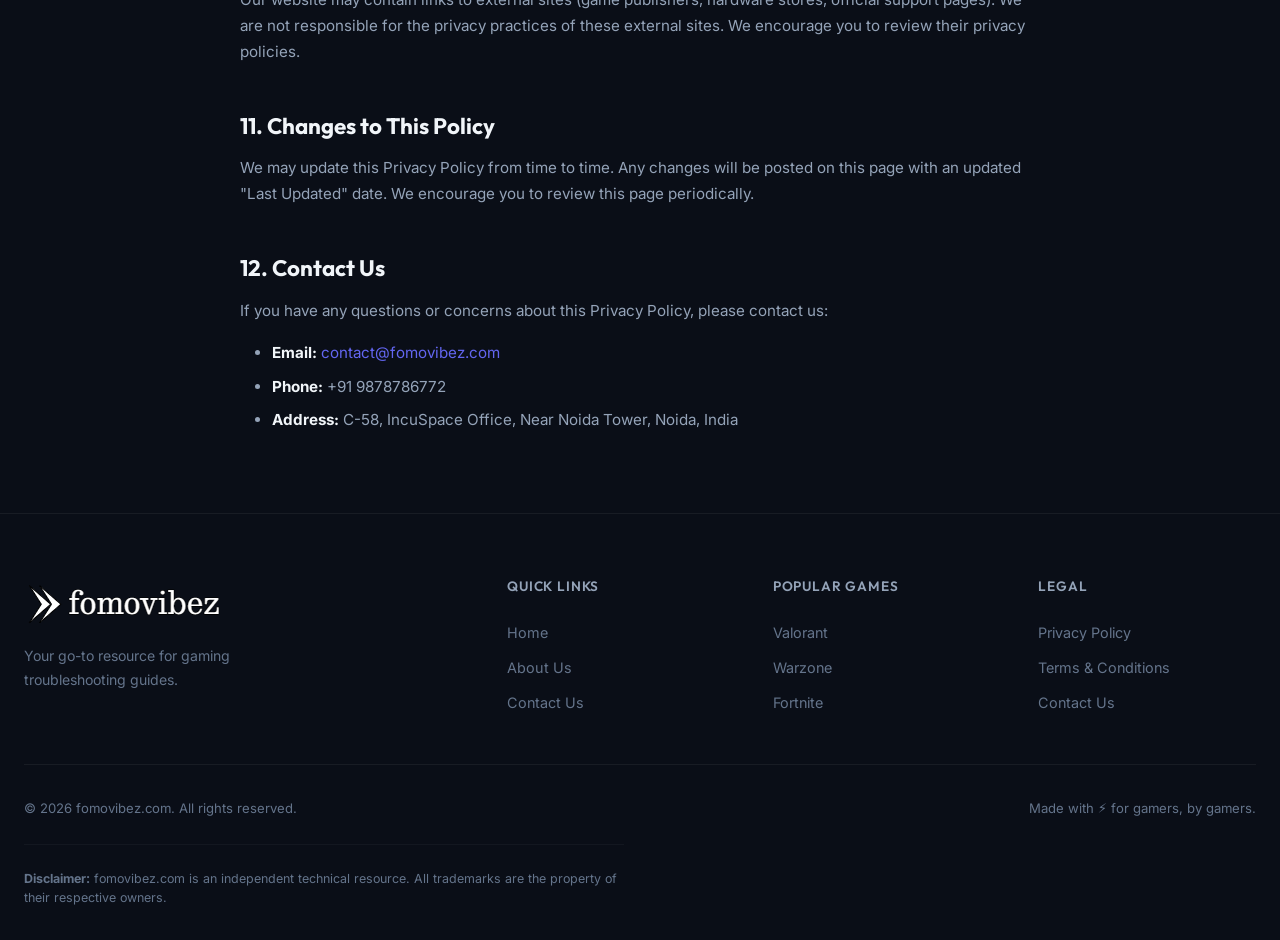
<file: privacy-policy.html>
<!DOCTYPE html>
<html lang="en">
<head>
  <meta charset="UTF-8">
  <meta name="viewport" content="width=device-width, initial-scale=1.0">
  <title>Privacy Policy — fomovibez.com</title>
  <meta name="description" content="fomovibez.com Privacy Policy. Learn how we collect, use, and protect your personal data when you visit our gaming troubleshooting website.">
  <meta name="robots" content="index, follow">
  <link rel="canonical" href="https://fomovibez.com/privacy-policy.html">
  <link rel="preconnect" href="https://fonts.googleapis.com">
  <link rel="preconnect" href="https://fonts.gstatic.com" crossorigin>
  <link href="https://fonts.googleapis.com/css2?family=Inter:wght@400;500;600;700&family=Outfit:wght@600;700;800&family=JetBrains+Mono:wght@400;500&display=swap" rel="stylesheet">
  <link rel="icon" type="image/png" href="/favicon.png">
  <link rel="stylesheet" href="css/style.css">
</head>
<body>

  <!-- HEADER -->
  <header class="header" id="header">
    <div class="container header__inner">
      <a href="index.html" class="header__logo">
        <img src="/logo.png" alt="fomovibez.com">
      </a>
      <nav class="header__nav" id="main-nav">
        <a href="index.html">Home</a>
        <a href="about.html">About</a>
        <a href="contact.html">Contact</a>
        <a href="privacy-policy.html" class="active">Privacy</a>
        <a href="terms.html">Terms</a>
      </nav>
      <button class="header__menu-toggle" id="menu-toggle" aria-label="Toggle menu">
        <span></span><span></span><span></span>
      </button>
    </div>
  </header>

  <!-- PAGE HERO -->
  <section class="page-hero">
    <div class="container">
      <span class="badge" style="margin-bottom:1rem;display:inline-flex;">🔒 Legal</span>
      <h1 class="page-hero__title">Privacy Policy</h1>
      <p class="page-hero__subtitle">Last updated: March 12, 2026</p>
    </div>
  </section>

  <!-- PAGE CONTENT -->
  <section class="page-content">
    <div class="container">
      <div class="page-content__body">

        <p>At <strong>fomovibez.com</strong> ("we," "us," or "our"), accessible at <a href="https://fomovibez.com">fomovibez.com</a>, we are committed to protecting your privacy. This Privacy Policy describes how we collect, use, disclose, and safeguard your information when you visit our website.</p>
        <p>Please read this Privacy Policy carefully. By using the Site, you agree to the collection and use of information in accordance with this policy.</p>

        <h2>1. Information We Collect</h2>

        <h3>1.1 Information You Provide</h3>
        <p>We may collect personal information that you voluntarily provide when you:</p>
        <ul>
          <li>Fill out our <strong>contact form</strong> (name, email address, message content)</li>
          <li>Subscribe to a newsletter (email address)</li>
          <li>Submit feedback or comments</li>
        </ul>

        <h3>1.2 Information Collected Automatically</h3>
        <p>When you visit our website, we may automatically collect certain information, including:</p>
        <ul>
          <li><strong>Device Information:</strong> Browser type, operating system, screen resolution, device type</li>
          <li><strong>Usage Data:</strong> Pages visited, time spent on pages, referring URL, click patterns</li>
          <li><strong>IP Address:</strong> Your approximate geographical location</li>
          <li><strong>Cookies and Similar Technologies:</strong> See our Cookie section below</li>
        </ul>

        <h2>2. How We Use Your Information</h2>
        <p>We use the information collected for the following purposes:</p>
        <ul>
          <li>To <strong>respond to your inquiries</strong> and provide customer support</li>
          <li>To <strong>improve our website</strong> content, layout, and user experience</li>
          <li>To <strong>analyze website traffic</strong> and usage patterns</li>
          <li>To <strong>display relevant advertisements</strong> (via Google AdSense or similar networks)</li>
          <li>To <strong>send occasional updates</strong> about new guides (only if you've opted in)</li>
          <li>To <strong>comply with legal obligations</strong> and protect our rights</li>
        </ul>

        <h2>3. Cookies and Tracking Technologies</h2>
        <p>We use <strong>cookies</strong> and similar tracking technologies to enhance your browsing experience. Cookies are small data files stored on your device.</p>

        <h3>3.1 Types of Cookies We Use</h3>
        <ul>
          <li><strong>Essential Cookies:</strong> Required for the website to function properly (e.g., remembering your preferences)</li>
          <li><strong>Analytics Cookies:</strong> Help us understand how visitors interact with our site (e.g., Google Analytics)</li>
          <li><strong>Advertising Cookies:</strong> Used by our advertising partners (e.g., Google AdSense) to display relevant ads based on your browsing behavior</li>
        </ul>

        <h3>3.2 Managing Cookies</h3>
        <p>You can control and/or delete cookies through your browser settings. However, disabling cookies may affect the functionality of certain features on our website. For more information, visit <a href="https://www.allaboutcookies.org" target="_blank" rel="noopener">www.allaboutcookies.org</a>.</p>

        <h2>4. Third-Party Services</h2>
        <p>We may use third-party services that collect, monitor, and analyze data:</p>
        <ul>
          <li><strong>Google Analytics:</strong> For website traffic analysis. Google's privacy policy can be found at <a href="https://policies.google.com/privacy" target="_blank" rel="noopener">policies.google.com/privacy</a>.</li>
          <li><strong>Google AdSense:</strong> For displaying advertisements. Google uses cookies to serve ads based on your prior visits. You can opt out of personalized advertising at <a href="https://www.google.com/settings/ads" target="_blank" rel="noopener">google.com/settings/ads</a>.</li>
          <li><strong>Affiliate Networks:</strong> We may include affiliate links to recommended products. These networks may track clicks and conversions using their own cookies.</li>
        </ul>

        <h2>5. Data Sharing and Disclosure</h2>
        <p>We do <strong>not</strong> sell, trade, or otherwise transfer your personal information to third parties, except:</p>
        <ul>
          <li>To <strong>trusted service providers</strong> who assist us in operating our website (e.g., hosting, analytics), bound by confidentiality obligations</li>
          <li>When <strong>required by law</strong>, to comply with legal processes or protect our rights</li>
          <li>With your <strong>explicit consent</strong></li>
        </ul>

        <h2>6. Data Security</h2>
        <p>We implement appropriate technical and organizational security measures to protect your personal information against unauthorized access, alteration, disclosure, or destruction. However, no method of transmission over the Internet or electronic storage is 100% secure, and we cannot guarantee absolute security.</p>

        <h2>7. Data Retention</h2>
        <p>We retain your personal information only for as long as necessary to fulfill the purposes outlined in this Privacy Policy, unless a longer retention period is required by law. Contact form submissions are retained for up to <strong>12 months</strong> and then permanently deleted.</p>

        <h2>8. Your Rights</h2>
        <p>Depending on your location, you may have the following rights regarding your personal data:</p>
        <ul>
          <li><strong>Access:</strong> Request a copy of the personal data we hold about you</li>
          <li><strong>Correction:</strong> Request correction of inaccurate data</li>
          <li><strong>Deletion:</strong> Request deletion of your personal data</li>
          <li><strong>Objection:</strong> Object to the processing of your data</li>
          <li><strong>Portability:</strong> Request a machine-readable copy of your data</li>
        </ul>
        <p>To exercise any of these rights, please contact us at <a href="mailto:contact@fomovibez.com">contact@fomovibez.com</a>.</p>

        <h2>9. Children's Privacy</h2>
        <p>Our website is not directed at children under the age of 13. We do not knowingly collect personal information from children under 13. If you believe a child has provided us with personal information, please contact us so we can delete it.</p>

        <h2>10. Links to External Sites</h2>
        <p>Our website may contain links to external sites (game publishers, hardware stores, official support pages). We are not responsible for the privacy practices of these external sites. We encourage you to review their privacy policies.</p>

        <h2>11. Changes to This Policy</h2>
        <p>We may update this Privacy Policy from time to time. Any changes will be posted on this page with an updated "Last Updated" date. We encourage you to review this page periodically.</p>

        <h2>12. Contact Us</h2>
        <p>If you have any questions or concerns about this Privacy Policy, please contact us:</p>
        <ul>
          <li><strong>Email:</strong> <a href="mailto:contact@fomovibez.com">contact@fomovibez.com</a></li>
          <li><strong>Phone:</strong> +91 9878786772</li>
          <li><strong>Address:</strong> C-58, IncuSpace Office, Near Noida Tower, Noida, India</li>
        </ul>

      </div>
    </div>
  </section>

  <!-- FOOTER -->
  <footer class="footer">
    <div class="container">
      <div class="footer__grid">
        <div class="footer__brand">
          <div class="footer__brand-logo">
            <a href="/">
              <img src="/logo.png" alt="fomovibez.com">
            </a>
          </div>
          <p class="footer__brand-text">Your go-to resource for gaming troubleshooting guides.</p>
        </div>
        <div>
          <h4 class="footer__heading">Quick Links</h4>
          <ul class="footer__links">
            <li><a href="index.html">Home</a></li>
            <li><a href="about.html">About Us</a></li>
            <li><a href="contact.html">Contact Us</a></li>
          </ul>
        </div>
        <div>
          <h4 class="footer__heading">Popular Games</h4>
          <ul class="footer__links">
            <li><a href="index.html">Valorant</a></li>
            <li><a href="index.html">Warzone</a></li>
            <li><a href="index.html">Fortnite</a></li>
          </ul>
        </div>
        <div>
          <h4 class="footer__heading">Legal</h4>
          <ul class="footer__links">
            <li><a href="privacy-policy.html">Privacy Policy</a></li>
            <li><a href="terms.html">Terms &amp; Conditions</a></li>
            <li><a href="contact.html">Contact Us</a></li>
          </ul>
        </div>
      </div>
      <div class="footer__bottom">
        <span>&copy; 2026 fomovibez.com. All rights reserved.</span>
        <span>Made with ⚡ for gamers, by gamers.</span>
      </div>
      <p class="footer__disclaimer"><strong>Disclaimer:</strong> fomovibez.com is an independent technical resource. All trademarks are the property of their respective owners.</p>
    </div>
  </footer>
  <script src="js/main.js"></script>
</body>
</html>
</file>
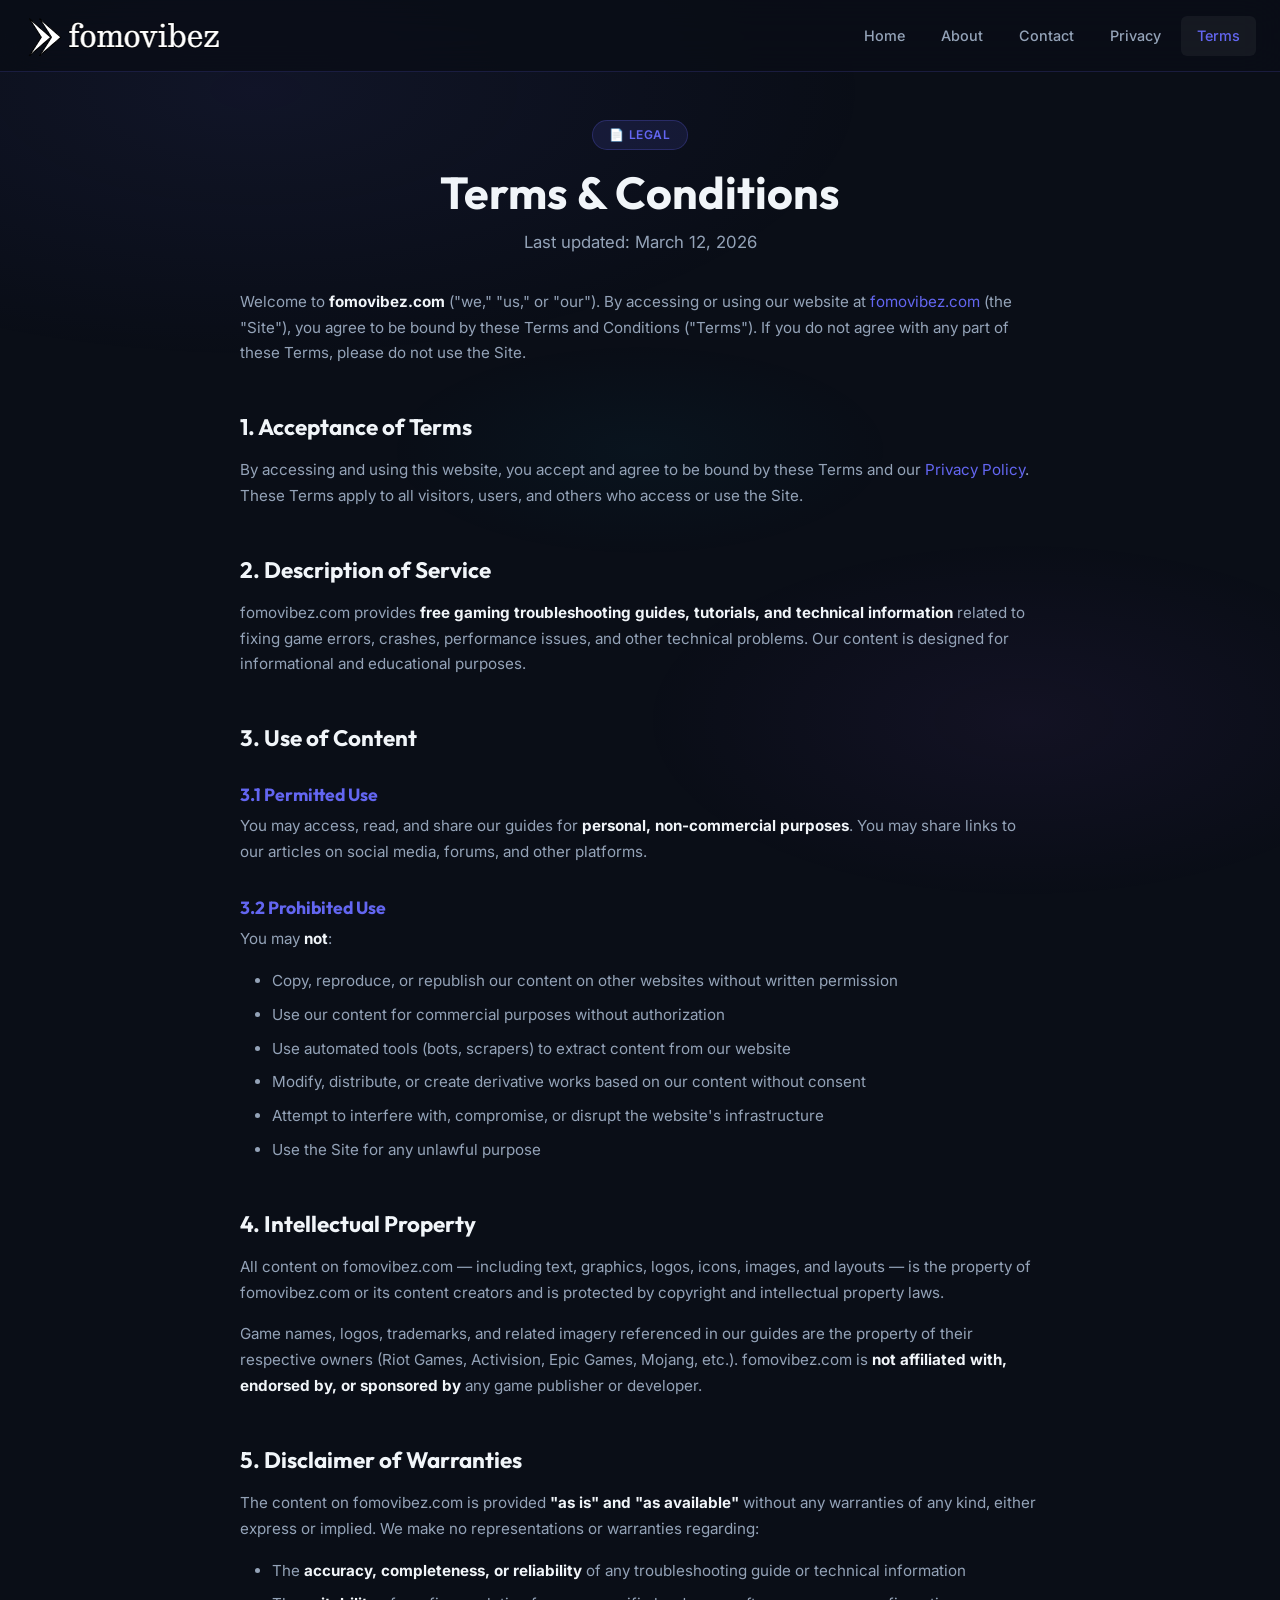
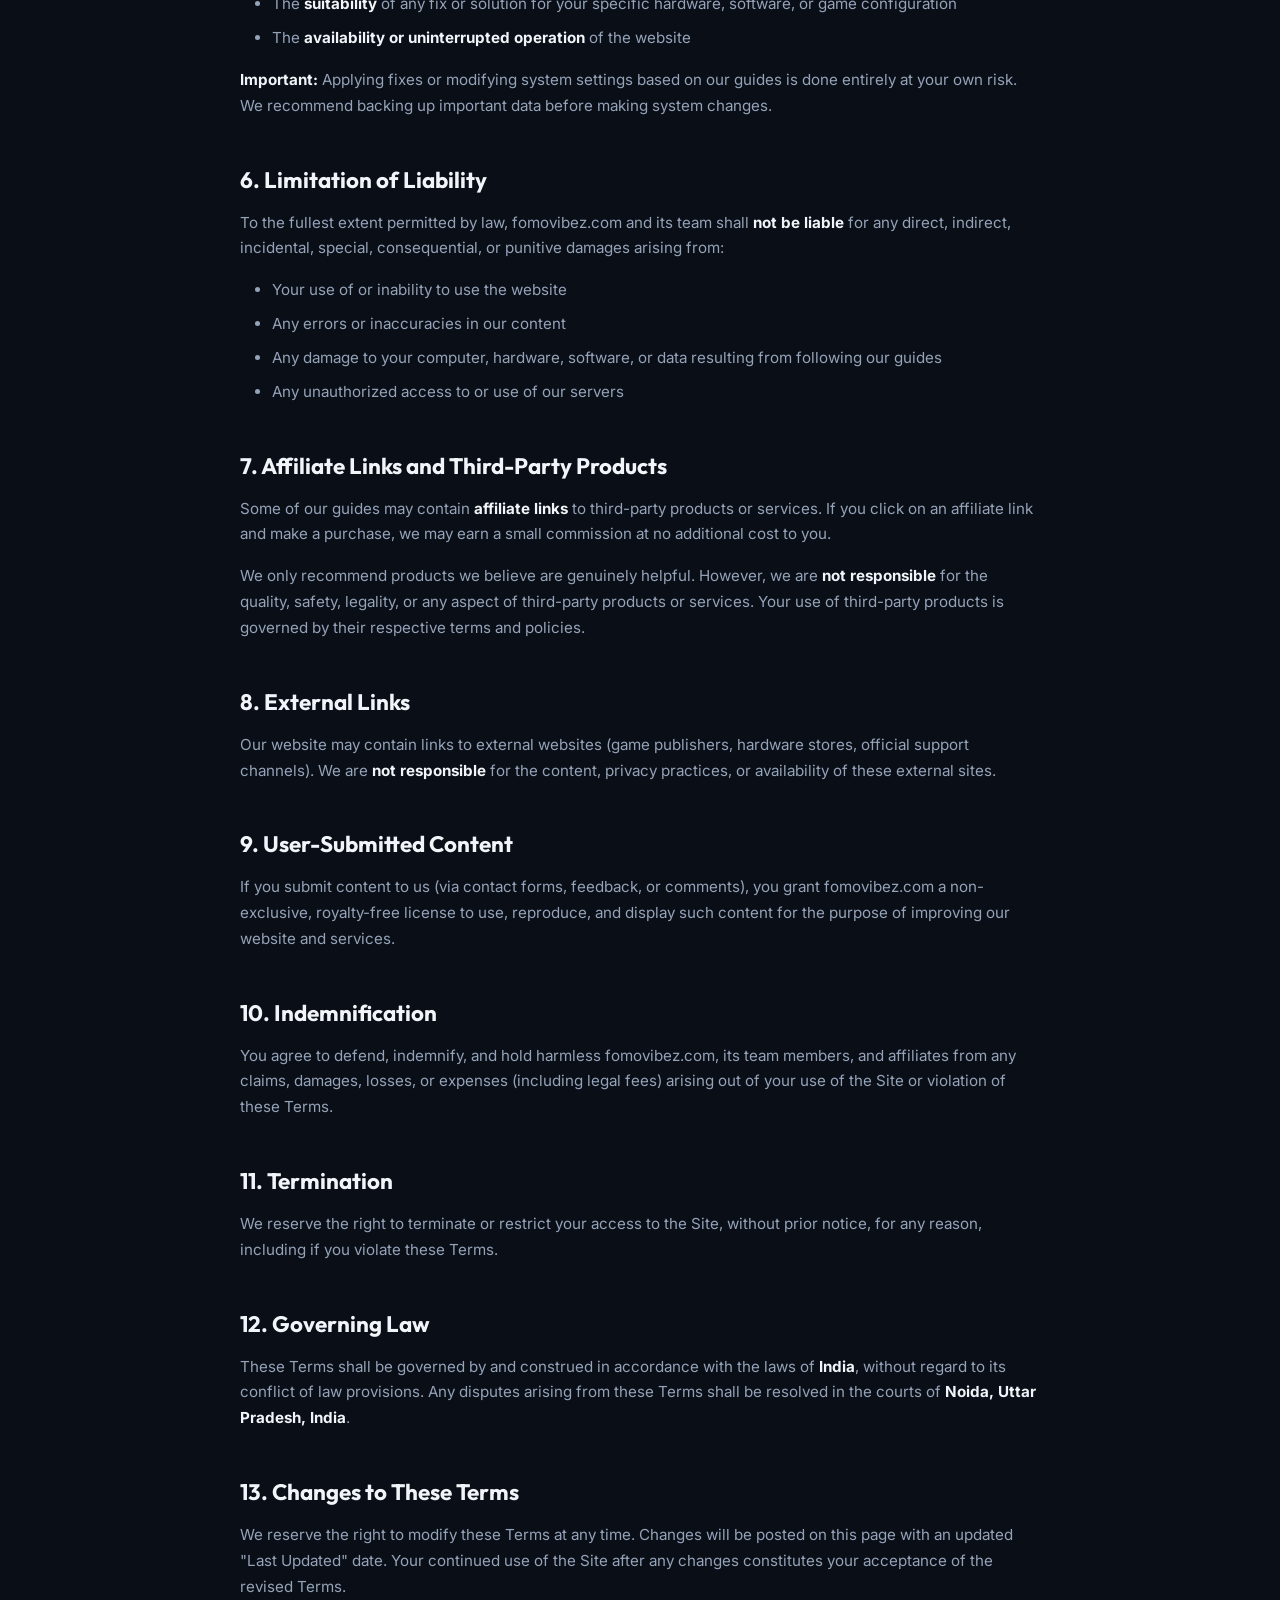
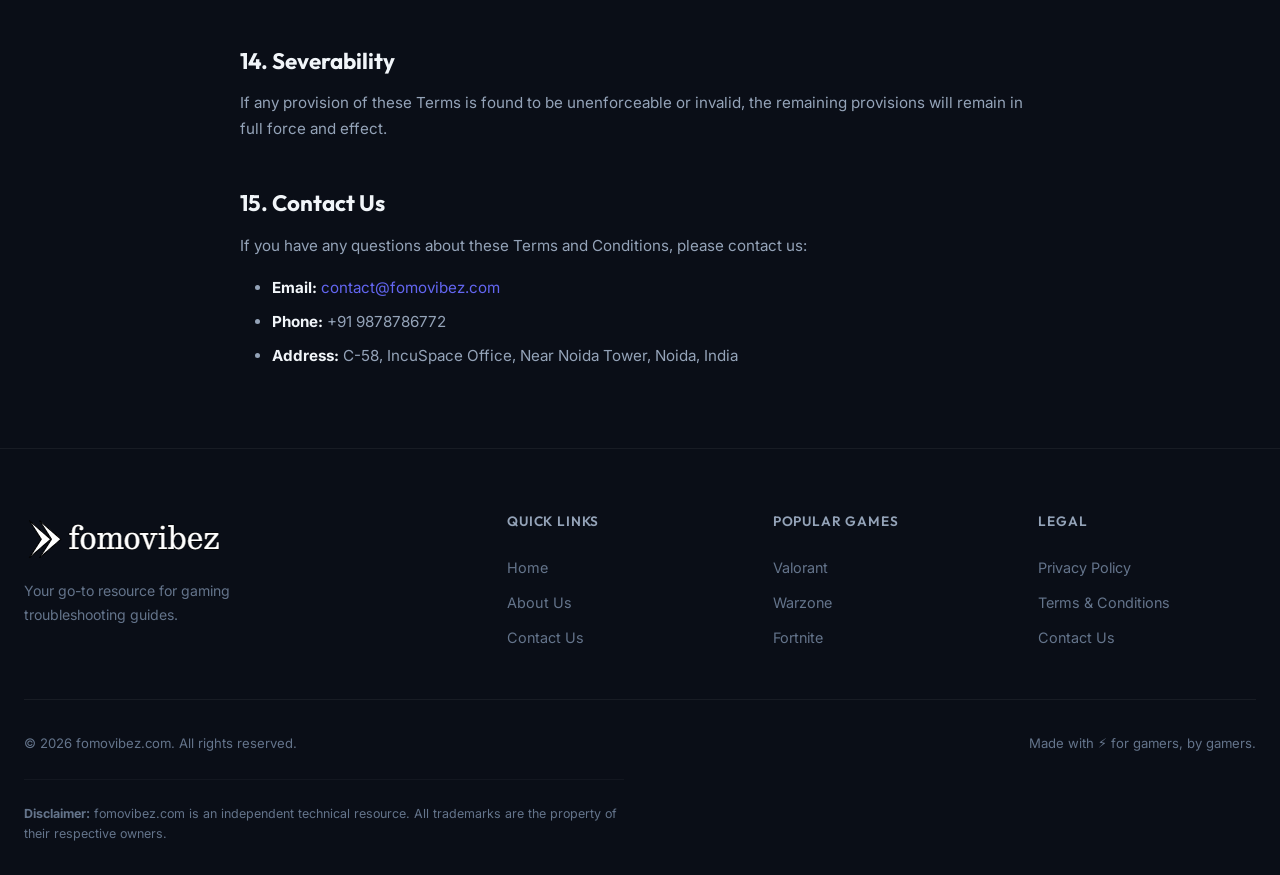
<file: terms.html>
<!DOCTYPE html>
<html lang="en">
<head>
  <meta charset="UTF-8">
  <meta name="viewport" content="width=device-width, initial-scale=1.0">
  <title>Terms and Conditions — fomovibez.com</title>
  <meta name="description" content="Terms and Conditions for using fomovibez.com. Read our terms of use, intellectual property rights, disclaimers, and limitations of liability.">
  <meta name="robots" content="index, follow">
  <link rel="canonical" href="https://fomovibez.com/terms.html">
  <link rel="preconnect" href="https://fonts.googleapis.com">
  <link rel="preconnect" href="https://fonts.gstatic.com" crossorigin>
  <link href="https://fonts.googleapis.com/css2?family=Inter:wght@400;500;600;700&family=Outfit:wght@600;700;800&family=JetBrains+Mono:wght@400;500&display=swap" rel="stylesheet">
  <link rel="icon" type="image/png" href="/favicon.png">
  <link rel="stylesheet" href="css/style.css">
</head>
<body>

  <!-- HEADER -->
  <header class="header" id="header">
    <div class="container header__inner">
      <a href="index.html" class="header__logo">
        <img src="/logo.png" alt="fomovibez.com">
      </a>
      <nav class="header__nav" id="main-nav">
        <a href="index.html">Home</a>
        <a href="about.html">About</a>
        <a href="contact.html">Contact</a>
        <a href="privacy-policy.html">Privacy</a>
        <a href="terms.html" class="active">Terms</a>
      </nav>
      <button class="header__menu-toggle" id="menu-toggle" aria-label="Toggle menu">
        <span></span><span></span><span></span>
      </button>
    </div>
  </header>

  <!-- PAGE HERO -->
  <section class="page-hero">
    <div class="container">
      <span class="badge" style="margin-bottom:1rem;display:inline-flex;">📄 Legal</span>
      <h1 class="page-hero__title">Terms &amp; Conditions</h1>
      <p class="page-hero__subtitle">Last updated: March 12, 2026</p>
    </div>
  </section>

  <!-- PAGE CONTENT -->
  <section class="page-content">
    <div class="container">
      <div class="page-content__body">

        <p>Welcome to <strong>fomovibez.com</strong> ("we," "us," or "our"). By accessing or using our website at <a href="https://fomovibez.com">fomovibez.com</a> (the "Site"), you agree to be bound by these Terms and Conditions ("Terms"). If you do not agree with any part of these Terms, please do not use the Site.</p>

        <h2>1. Acceptance of Terms</h2>
        <p>By accessing and using this website, you accept and agree to be bound by these Terms and our <a href="privacy-policy.html">Privacy Policy</a>. These Terms apply to all visitors, users, and others who access or use the Site.</p>

        <h2>2. Description of Service</h2>
        <p>fomovibez.com provides <strong>free gaming troubleshooting guides, tutorials, and technical information</strong> related to fixing game errors, crashes, performance issues, and other technical problems. Our content is designed for informational and educational purposes.</p>

        <h2>3. Use of Content</h2>
        <h3>3.1 Permitted Use</h3>
        <p>You may access, read, and share our guides for <strong>personal, non-commercial purposes</strong>. You may share links to our articles on social media, forums, and other platforms.</p>

        <h3>3.2 Prohibited Use</h3>
        <p>You may <strong>not</strong>:</p>
        <ul>
          <li>Copy, reproduce, or republish our content on other websites without written permission</li>
          <li>Use our content for commercial purposes without authorization</li>
          <li>Use automated tools (bots, scrapers) to extract content from our website</li>
          <li>Modify, distribute, or create derivative works based on our content without consent</li>
          <li>Attempt to interfere with, compromise, or disrupt the website's infrastructure</li>
          <li>Use the Site for any unlawful purpose</li>
        </ul>

        <h2>4. Intellectual Property</h2>
        <p>All content on fomovibez.com — including text, graphics, logos, icons, images, and layouts — is the property of fomovibez.com or its content creators and is protected by copyright and intellectual property laws.</p>
        <p>Game names, logos, trademarks, and related imagery referenced in our guides are the property of their respective owners (Riot Games, Activision, Epic Games, Mojang, etc.). fomovibez.com is <strong>not affiliated with, endorsed by, or sponsored by</strong> any game publisher or developer.</p>

        <h2>5. Disclaimer of Warranties</h2>
        <p>The content on fomovibez.com is provided <strong>"as is" and "as available"</strong> without any warranties of any kind, either express or implied. We make no representations or warranties regarding:</p>
        <ul>
          <li>The <strong>accuracy, completeness, or reliability</strong> of any troubleshooting guide or technical information</li>
          <li>The <strong>suitability</strong> of any fix or solution for your specific hardware, software, or game configuration</li>
          <li>The <strong>availability or uninterrupted operation</strong> of the website</li>
        </ul>
        <p><strong>Important:</strong> Applying fixes or modifying system settings based on our guides is done entirely at your own risk. We recommend backing up important data before making system changes.</p>

        <h2>6. Limitation of Liability</h2>
        <p>To the fullest extent permitted by law, fomovibez.com and its team shall <strong>not be liable</strong> for any direct, indirect, incidental, special, consequential, or punitive damages arising from:</p>
        <ul>
          <li>Your use of or inability to use the website</li>
          <li>Any errors or inaccuracies in our content</li>
          <li>Any damage to your computer, hardware, software, or data resulting from following our guides</li>
          <li>Any unauthorized access to or use of our servers</li>
        </ul>

        <h2>7. Affiliate Links and Third-Party Products</h2>
        <p>Some of our guides may contain <strong>affiliate links</strong> to third-party products or services. If you click on an affiliate link and make a purchase, we may earn a small commission at no additional cost to you.</p>
        <p>We only recommend products we believe are genuinely helpful. However, we are <strong>not responsible</strong> for the quality, safety, legality, or any aspect of third-party products or services. Your use of third-party products is governed by their respective terms and policies.</p>

        <h2>8. External Links</h2>
        <p>Our website may contain links to external websites (game publishers, hardware stores, official support channels). We are <strong>not responsible</strong> for the content, privacy practices, or availability of these external sites.</p>

        <h2>9. User-Submitted Content</h2>
        <p>If you submit content to us (via contact forms, feedback, or comments), you grant fomovibez.com a non-exclusive, royalty-free license to use, reproduce, and display such content for the purpose of improving our website and services.</p>

        <h2>10. Indemnification</h2>
        <p>You agree to defend, indemnify, and hold harmless fomovibez.com, its team members, and affiliates from any claims, damages, losses, or expenses (including legal fees) arising out of your use of the Site or violation of these Terms.</p>

        <h2>11. Termination</h2>
        <p>We reserve the right to terminate or restrict your access to the Site, without prior notice, for any reason, including if you violate these Terms.</p>

        <h2>12. Governing Law</h2>
        <p>These Terms shall be governed by and construed in accordance with the laws of <strong>India</strong>, without regard to its conflict of law provisions. Any disputes arising from these Terms shall be resolved in the courts of <strong>Noida, Uttar Pradesh, India</strong>.</p>

        <h2>13. Changes to These Terms</h2>
        <p>We reserve the right to modify these Terms at any time. Changes will be posted on this page with an updated "Last Updated" date. Your continued use of the Site after any changes constitutes your acceptance of the revised Terms.</p>

        <h2>14. Severability</h2>
        <p>If any provision of these Terms is found to be unenforceable or invalid, the remaining provisions will remain in full force and effect.</p>

        <h2>15. Contact Us</h2>
        <p>If you have any questions about these Terms and Conditions, please contact us:</p>
        <ul>
          <li><strong>Email:</strong> <a href="mailto:contact@fomovibez.com">contact@fomovibez.com</a></li>
          <li><strong>Phone:</strong> +91 9878786772</li>
          <li><strong>Address:</strong> C-58, IncuSpace Office, Near Noida Tower, Noida, India</li>
        </ul>

      </div>
    </div>
  </section>

  <!-- FOOTER -->
  <footer class="footer">
    <div class="container">
      <div class="footer__grid">
        <div class="footer__brand">
          <div class="footer__brand-logo">
            <a href="/">
              <img src="/logo.png" alt="fomovibez.com">
            </a>
          </div>
          <p class="footer__brand-text">Your go-to resource for gaming troubleshooting guides.</p>
        </div>
        <div>
          <h4 class="footer__heading">Quick Links</h4>
          <ul class="footer__links">
            <li><a href="index.html">Home</a></li>
            <li><a href="about.html">About Us</a></li>
            <li><a href="contact.html">Contact Us</a></li>
          </ul>
        </div>
        <div>
          <h4 class="footer__heading">Popular Games</h4>
          <ul class="footer__links">
            <li><a href="index.html">Valorant</a></li>
            <li><a href="index.html">Warzone</a></li>
            <li><a href="index.html">Fortnite</a></li>
          </ul>
        </div>
        <div>
          <h4 class="footer__heading">Legal</h4>
          <ul class="footer__links">
            <li><a href="privacy-policy.html">Privacy Policy</a></li>
            <li><a href="terms.html">Terms &amp; Conditions</a></li>
            <li><a href="contact.html">Contact Us</a></li>
          </ul>
        </div>
      </div>
      <div class="footer__bottom">
        <span>&copy; 2026 fomovibez.com. All rights reserved.</span>
        <span>Made with ⚡ for gamers, by gamers.</span>
      </div>
      <p class="footer__disclaimer"><strong>Disclaimer:</strong> fomovibez.com is an independent technical resource. All trademarks are the property of their respective owners.</p>
    </div>
  </footer>
  <script src="js/main.js"></script>
</body>
</html>
</file>
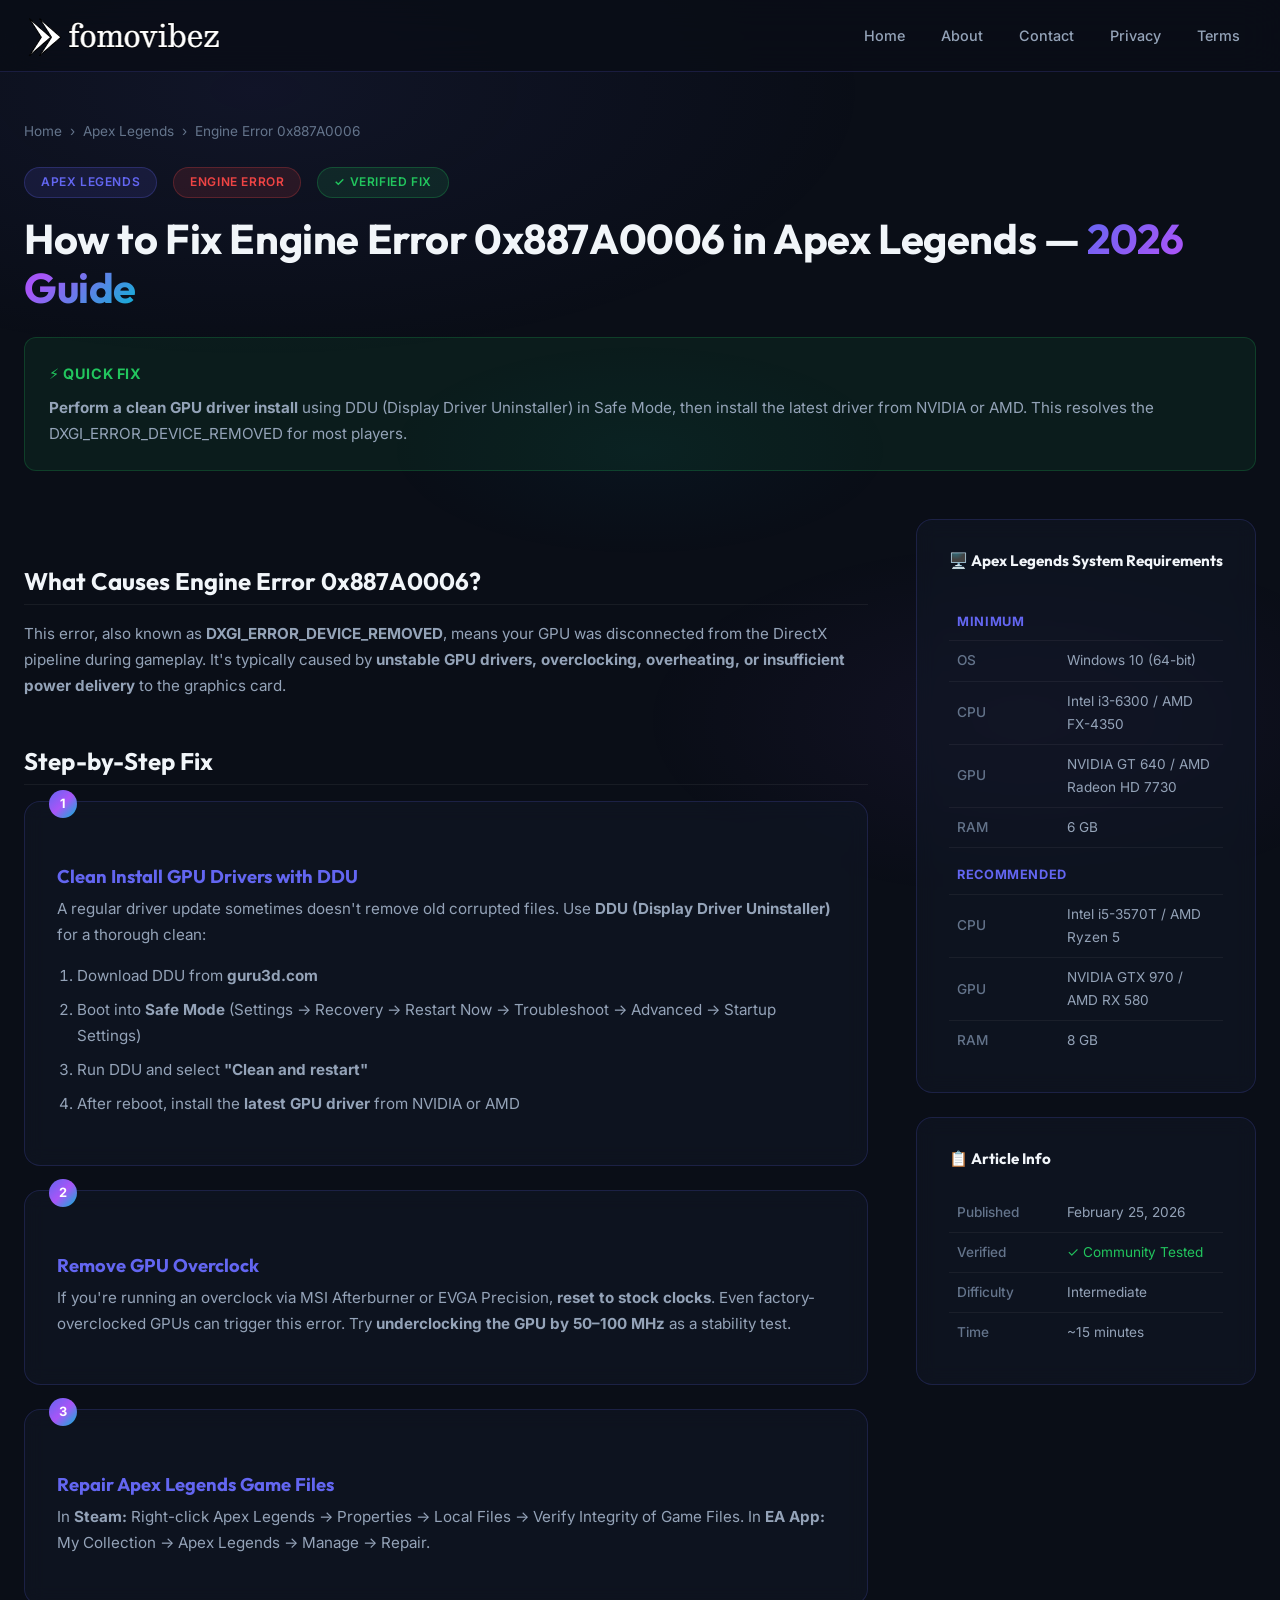
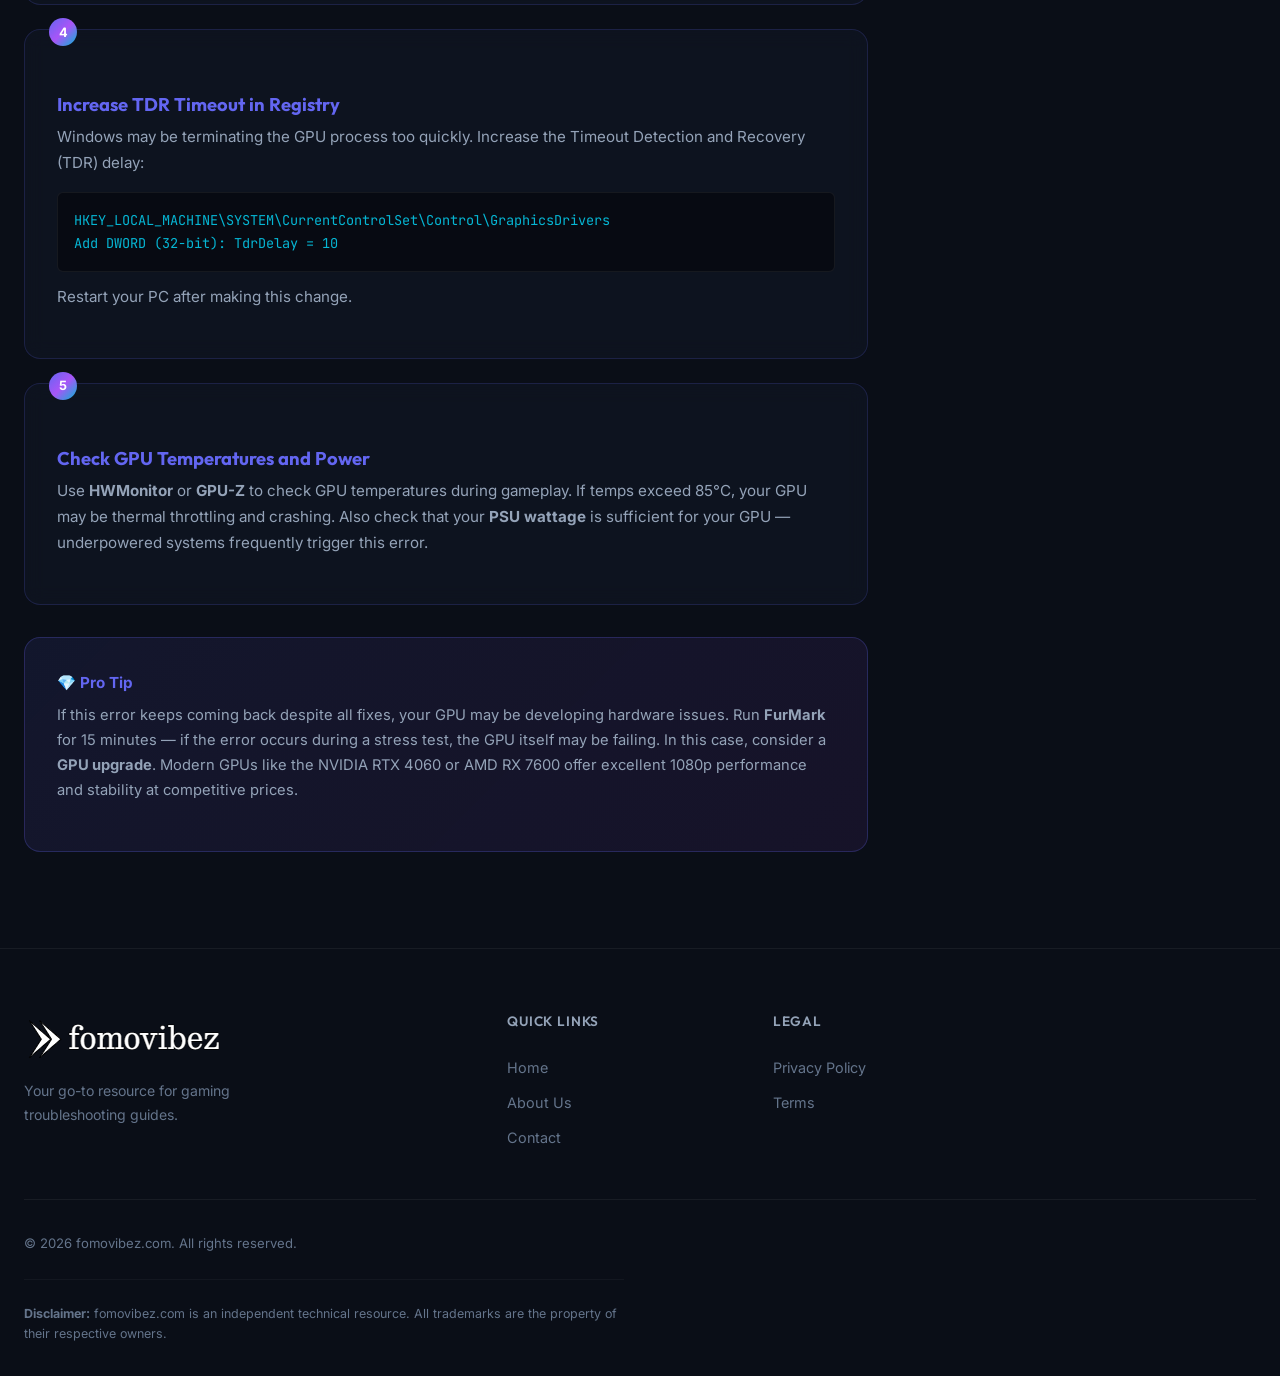
<file: guides/apex-legends-engine-error.html>
<!DOCTYPE html>
<html lang="en">
<head>
  <meta charset="UTF-8">
  <meta name="viewport" content="width=device-width, initial-scale=1.0">
  <title>How to Fix Engine Error 0x887A0006 in Apex Legends — 2026 Guide | fomovibez.com</title>
  <meta name="description" content="Fix Apex Legends Engine Error 0x887A0006 (DXGI_ERROR_DEVICE_REMOVED). Step-by-step GPU driver and settings fixes.">
  <meta name="robots" content="index, follow">
  <link rel="preconnect" href="https://fonts.googleapis.com">
  <link rel="preconnect" href="https://fonts.gstatic.com" crossorigin>
  <link href="https://fonts.googleapis.com/css2?family=Inter:wght@400;500;600;700&family=Outfit:wght@600;700;800&family=JetBrains+Mono:wght@400;500&display=swap" rel="stylesheet">
  <link rel="stylesheet" href="../css/style.css">
  <link rel="icon" type="image/png" href="/favicon.png">
</head>
<body>
  <header class="header" id="header">
    <div class="container header__inner">
      <a href="../index.html" class="header__logo"><img src="/logo.png" alt="fomovibez.com"></a>
      <nav class="header__nav" id="main-nav"><a href="../index.html">Home</a><a href="../about.html">About</a><a href="../contact.html">Contact</a><a href="../privacy-policy.html">Privacy</a><a href="../terms.html">Terms</a></nav>
      <button class="header__menu-toggle" id="menu-toggle" aria-label="Toggle menu"><span></span><span></span><span></span></button>
    </div>
  </header>

  <section class="guide-hero">
    <div class="container">
      <div class="guide-hero__breadcrumb"><a href="../index.html">Home</a> <span>›</span> <a href="../index.html">Apex Legends</a> <span>›</span> <span>Engine Error 0x887A0006</span></div>
      <div class="guide-hero__meta"><span class="badge">Apex Legends</span><span class="badge badge--danger">Engine Error</span><span class="badge badge--success">✓ Verified Fix</span></div>
      <h1 class="guide-hero__title">How to Fix Engine Error 0x887A0006 in Apex Legends — <span class="text-gradient">2026 Guide</span></h1>
      <div class="guide-hero__quick-fix">
        <div class="guide-hero__quick-fix-title">⚡ Quick Fix</div>
        <p><strong>Perform a clean GPU driver install</strong> using DDU (Display Driver Uninstaller) in Safe Mode, then install the latest driver from NVIDIA or AMD. This resolves the DXGI_ERROR_DEVICE_REMOVED for most players.</p>
      </div>
    </div>
  </section>

  <section class="container">
    <div class="guide-layout">
      <article class="guide-content">
        <h2>What Causes Engine Error 0x887A0006?</h2>
        <p>This error, also known as <strong>DXGI_ERROR_DEVICE_REMOVED</strong>, means your GPU was disconnected from the DirectX pipeline during gameplay. It's typically caused by <strong>unstable GPU drivers, overclocking, overheating, or insufficient power delivery</strong> to the graphics card.</p>

        <h2>Step-by-Step Fix</h2>

        <div class="step-block">
          <div class="step-block__number">1</div>
          <h3 class="step-block__title">Clean Install GPU Drivers with DDU</h3>
          <p class="step-block__text">A regular driver update sometimes doesn't remove old corrupted files. Use <strong>DDU (Display Driver Uninstaller)</strong> for a thorough clean:</p>
          <ol style="margin-top:0.75rem;padding-left:1.25rem;">
            <li>Download DDU from <strong>guru3d.com</strong></li>
            <li>Boot into <strong>Safe Mode</strong> (Settings → Recovery → Restart Now → Troubleshoot → Advanced → Startup Settings)</li>
            <li>Run DDU and select <strong>"Clean and restart"</strong></li>
            <li>After reboot, install the <strong>latest GPU driver</strong> from NVIDIA or AMD</li>
          </ol>
        </div>

        <div class="step-block">
          <div class="step-block__number">2</div>
          <h3 class="step-block__title">Remove GPU Overclock</h3>
          <p class="step-block__text">If you're running an overclock via MSI Afterburner or EVGA Precision, <strong>reset to stock clocks</strong>. Even factory-overclocked GPUs can trigger this error. Try <strong>underclocking the GPU by 50–100 MHz</strong> as a stability test.</p>
        </div>

        <div class="step-block">
          <div class="step-block__number">3</div>
          <h3 class="step-block__title">Repair Apex Legends Game Files</h3>
          <p class="step-block__text">In <strong>Steam:</strong> Right-click Apex Legends → Properties → Local Files → Verify Integrity of Game Files. In <strong>EA App:</strong> My Collection → Apex Legends → Manage → Repair.</p>
        </div>

        <div class="step-block">
          <div class="step-block__number">4</div>
          <h3 class="step-block__title">Increase TDR Timeout in Registry</h3>
          <p class="step-block__text">Windows may be terminating the GPU process too quickly. Increase the Timeout Detection and Recovery (TDR) delay:</p>
          <div class="step-block__code">HKEY_LOCAL_MACHINE\SYSTEM\CurrentControlSet\Control\GraphicsDrivers<br>Add DWORD (32-bit): TdrDelay = 10</div>
          <p class="step-block__text" style="margin-top:0.75rem;">Restart your PC after making this change.</p>
        </div>

        <div class="step-block">
          <div class="step-block__number">5</div>
          <h3 class="step-block__title">Check GPU Temperatures and Power</h3>
          <p class="step-block__text">Use <strong>HWMonitor</strong> or <strong>GPU-Z</strong> to check GPU temperatures during gameplay. If temps exceed 85°C, your GPU may be thermal throttling and crashing. Also check that your <strong>PSU wattage</strong> is sufficient for your GPU — underpowered systems frequently trigger this error.</p>
        </div>

        <div class="pro-tip">
          <div class="pro-tip__title">💎 Pro Tip</div>
          <p>If this error keeps coming back despite all fixes, your GPU may be developing hardware issues. Run <strong>FurMark</strong> for 15 minutes — if the error occurs during a stress test, the GPU itself may be failing. In this case, consider a <strong>GPU upgrade</strong>. Modern GPUs like the NVIDIA RTX 4060 or AMD RX 7600 offer excellent 1080p performance and stability at competitive prices.</p>
        </div>
      </article>

      <aside class="guide-sidebar">
        <div class="sidebar-card">
          <h3 class="sidebar-card__title">🖥️ Apex Legends System Requirements</h3>
          <table class="specs-table">
            <tr><td colspan="2" class="specs-table__heading">Minimum</td></tr>
            <tr><th>OS</th><td>Windows 10 (64-bit)</td></tr>
            <tr><th>CPU</th><td>Intel i3-6300 / AMD FX-4350</td></tr>
            <tr><th>GPU</th><td>NVIDIA GT 640 / AMD Radeon HD 7730</td></tr>
            <tr><th>RAM</th><td>6 GB</td></tr>
            <tr><td colspan="2" class="specs-table__heading">Recommended</td></tr>
            <tr><th>CPU</th><td>Intel i5-3570T / AMD Ryzen 5</td></tr>
            <tr><th>GPU</th><td>NVIDIA GTX 970 / AMD RX 580</td></tr>
            <tr><th>RAM</th><td>8 GB</td></tr>
          </table>
        </div>
        <div class="sidebar-card">
          <h3 class="sidebar-card__title">📋 Article Info</h3>
          <table class="specs-table">
            <tr><th>Published</th><td>February 25, 2026</td></tr>
            <tr><th>Verified</th><td style="color:var(--success);">✓ Community Tested</td></tr>
            <tr><th>Difficulty</th><td>Intermediate</td></tr>
            <tr><th>Time</th><td>~15 minutes</td></tr>
          </table>
        </div>
      </aside>
    </div>
  </section>

  <footer class="footer">
    <div class="container">
      <div class="footer__grid">
        <div class="footer__brand"><div class="footer__brand-logo"><a href="/"><img src="/logo.png" alt="fomovibez.com"></a></div><p class="footer__brand-text">Your go-to resource for gaming troubleshooting guides.</p></div>
        <div><h4 class="footer__heading">Quick Links</h4><ul class="footer__links"><li><a href="../index.html">Home</a></li><li><a href="../about.html">About Us</a></li><li><a href="../contact.html">Contact</a></li></ul></div>
        <div><h4 class="footer__heading">Legal</h4><ul class="footer__links"><li><a href="../privacy-policy.html">Privacy Policy</a></li><li><a href="../terms.html">Terms</a></li></ul></div>
        <div></div>
      </div>
      <div class="footer__bottom"><span>&copy; 2026 fomovibez.com. All rights reserved.</span></div>
      <p class="footer__disclaimer"><strong>Disclaimer:</strong> fomovibez.com is an independent technical resource. All trademarks are the property of their respective owners.</p>
    </div>
  </footer>
  <script src="../js/main.js"></script>
</body>
</html>
</file>
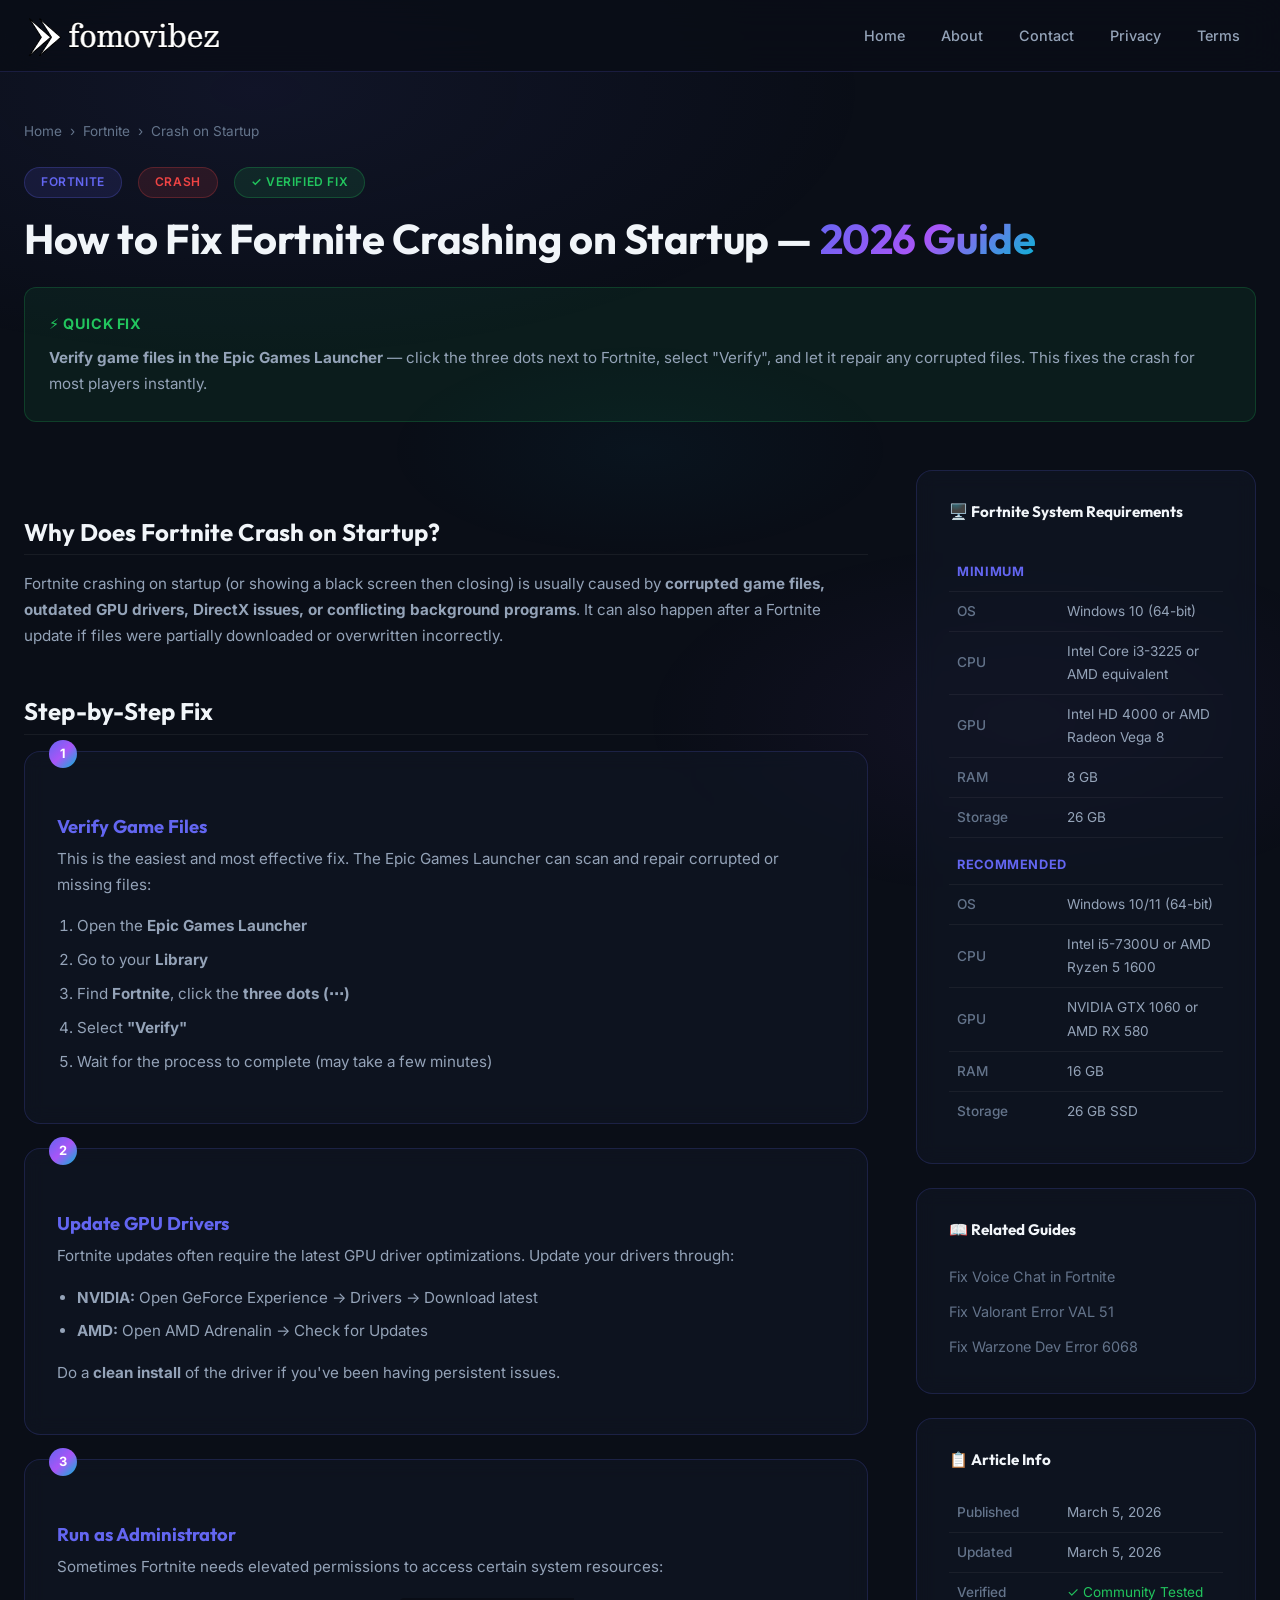
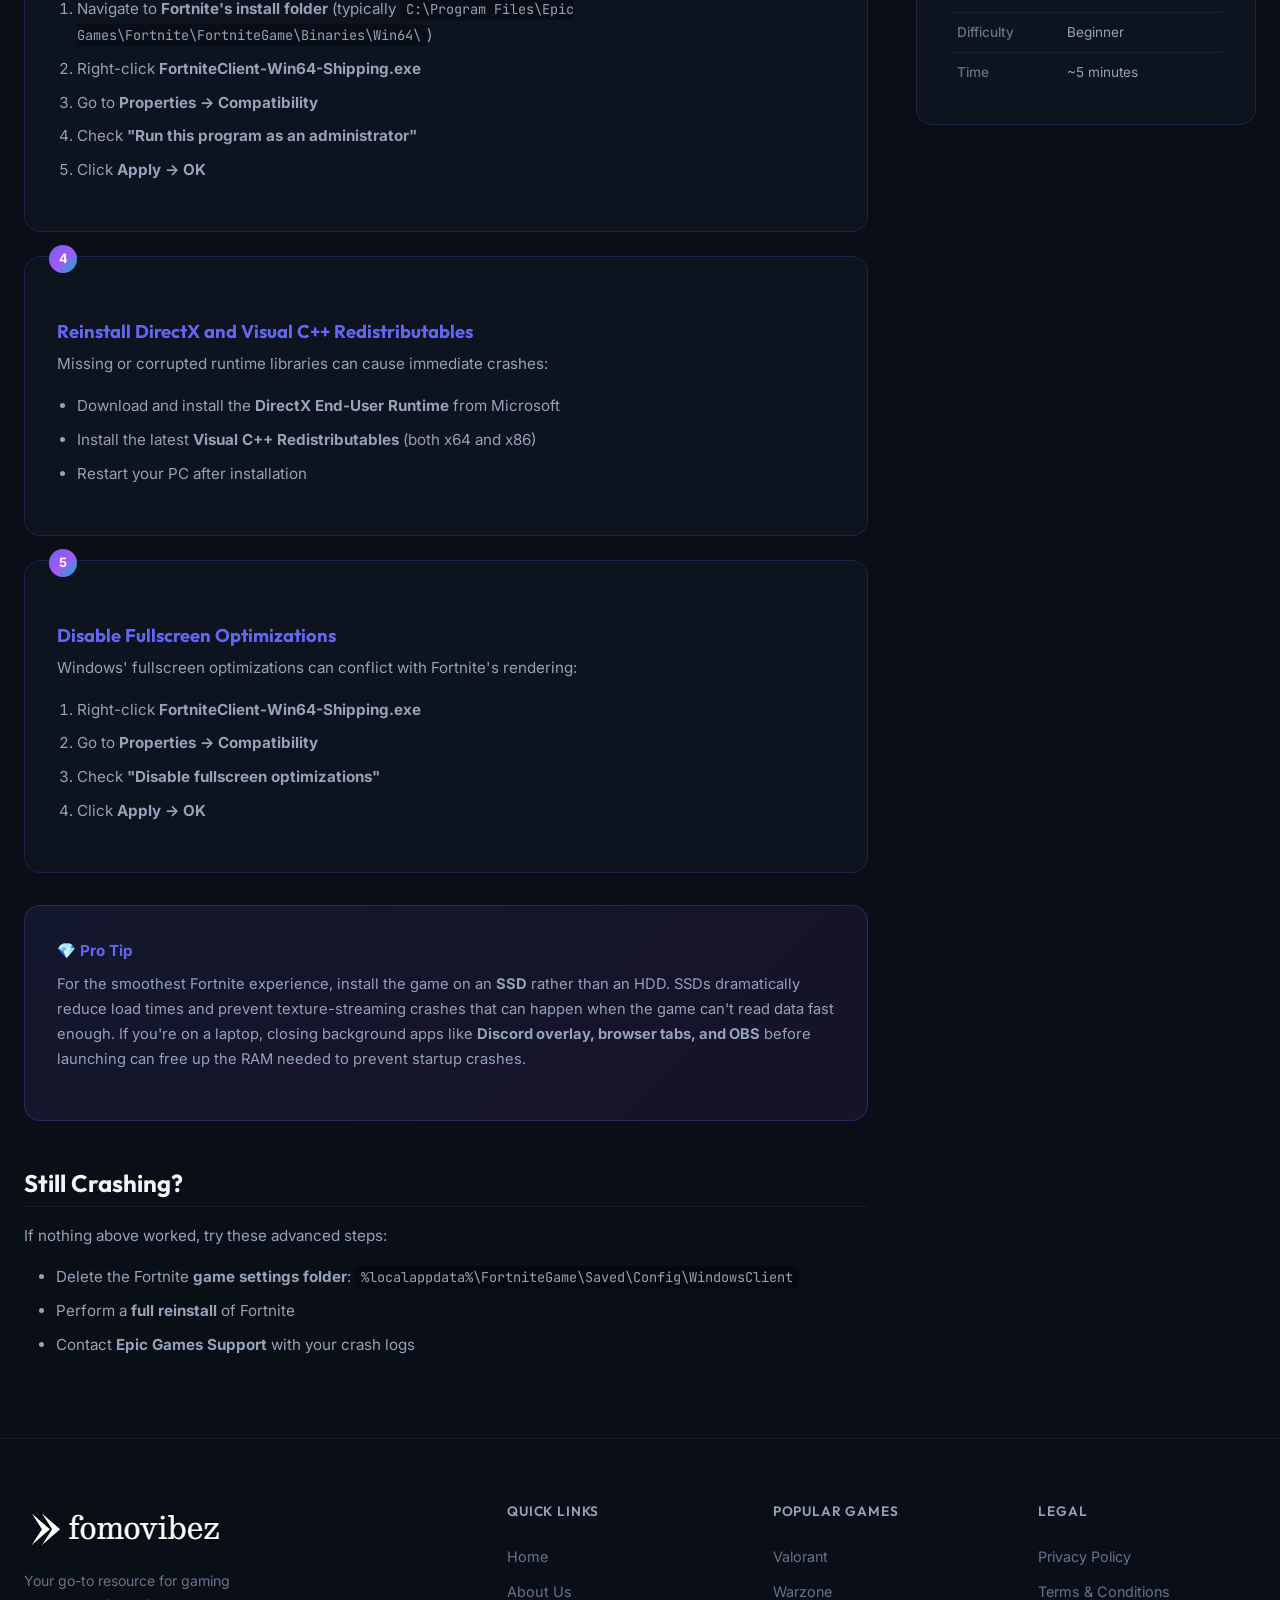
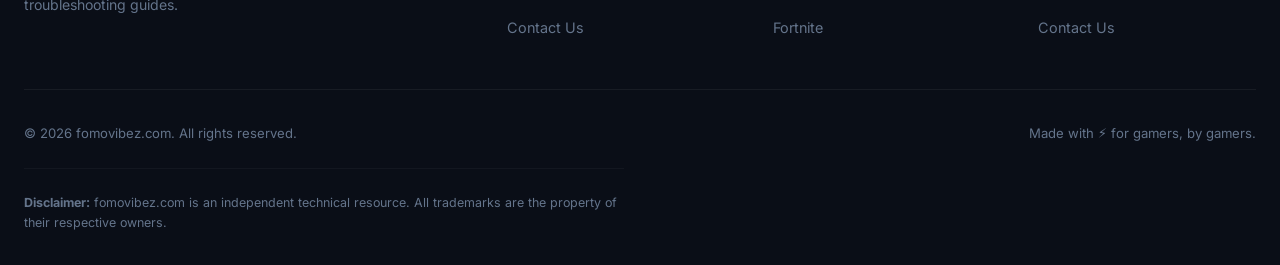
<file: guides/fortnite-crash-on-startup.html>
<!DOCTYPE html>
<html lang="en">
<head>
  <meta charset="UTF-8">
  <meta name="viewport" content="width=device-width, initial-scale=1.0">
  <title>How to Fix Fortnite Crashing on Startup — 2026 Guide | fomovibez.com</title>
  <meta name="description" content="Fix Fortnite crashing on startup with this 2026 guide. Step-by-step solutions for DirectX errors, corrupted files, and compatibility issues.">
  <meta name="robots" content="index, follow">
  <link rel="canonical" href="https://fomovibez.com/guides/fortnite-crash-on-startup.html">
  <link rel="preconnect" href="https://fonts.googleapis.com">
  <link rel="preconnect" href="https://fonts.gstatic.com" crossorigin>
  <link href="https://fonts.googleapis.com/css2?family=Inter:wght@400;500;600;700&family=Outfit:wght@600;700;800&family=JetBrains+Mono:wght@400;500&display=swap" rel="stylesheet">
  <link rel="stylesheet" href="../css/style.css">
  <link rel="icon" type="image/png" href="/favicon.png">
</head>
<body>

  <!-- HEADER -->
  <header class="header" id="header">
    <div class="container header__inner">
      <a href="../index.html" class="header__logo">
        <img src="/logo.png" alt="fomovibez.com">
      </a>
      <nav class="header__nav" id="main-nav">
        <a href="../index.html">Home</a>
        <a href="../about.html">About</a>
        <a href="../contact.html">Contact</a>
        <a href="../privacy-policy.html">Privacy</a>
        <a href="../terms.html">Terms</a>
      </nav>
      <button class="header__menu-toggle" id="menu-toggle" aria-label="Toggle menu">
        <span></span><span></span><span></span>
      </button>
    </div>
  </header>

  <!-- GUIDE HERO -->
  <section class="guide-hero">
    <div class="container">
      <div class="guide-hero__breadcrumb">
        <a href="../index.html">Home</a> <span>›</span>
        <a href="../index.html">Fortnite</a> <span>›</span>
        <span>Crash on Startup</span>
      </div>
      <div class="guide-hero__meta">
        <span class="badge">Fortnite</span>
        <span class="badge badge--danger">Crash</span>
        <span class="badge badge--success">✓ Verified Fix</span>
      </div>
      <h1 class="guide-hero__title">How to Fix Fortnite Crashing on Startup — <span class="text-gradient">2026 Guide</span></h1>
      <div class="guide-hero__quick-fix">
        <div class="guide-hero__quick-fix-title">⚡ Quick Fix</div>
        <p><strong>Verify game files in the Epic Games Launcher</strong> — click the three dots next to Fortnite, select "Verify", and let it repair any corrupted files. This fixes the crash for most players instantly.</p>
      </div>
    </div>
  </section>

  <!-- GUIDE CONTENT -->
  <section class="container">
    <div class="guide-layout">
      <article class="guide-content">
        <h2>Why Does Fortnite Crash on Startup?</h2>
        <p>Fortnite crashing on startup (or showing a black screen then closing) is usually caused by <strong>corrupted game files, outdated GPU drivers, DirectX issues, or conflicting background programs</strong>. It can also happen after a Fortnite update if files were partially downloaded or overwritten incorrectly.</p>

        <h2>Step-by-Step Fix</h2>

        <div class="step-block">
          <div class="step-block__number">1</div>
          <h3 class="step-block__title">Verify Game Files</h3>
          <p class="step-block__text">This is the easiest and most effective fix. The Epic Games Launcher can scan and repair corrupted or missing files:</p>
          <ol style="margin-top:0.75rem;padding-left:1.25rem;">
            <li>Open the <strong>Epic Games Launcher</strong></li>
            <li>Go to your <strong>Library</strong></li>
            <li>Find <strong>Fortnite</strong>, click the <strong>three dots (⋯)</strong></li>
            <li>Select <strong>"Verify"</strong></li>
            <li>Wait for the process to complete (may take a few minutes)</li>
          </ol>
        </div>

        <div class="step-block">
          <div class="step-block__number">2</div>
          <h3 class="step-block__title">Update GPU Drivers</h3>
          <p class="step-block__text">Fortnite updates often require the latest GPU driver optimizations. Update your drivers through:</p>
          <ul style="margin-top:0.75rem;padding-left:1.25rem;">
            <li><strong>NVIDIA:</strong> Open GeForce Experience → Drivers → Download latest</li>
            <li><strong>AMD:</strong> Open AMD Adrenalin → Check for Updates</li>
          </ul>
          <p class="step-block__text" style="margin-top:0.75rem;">Do a <strong>clean install</strong> of the driver if you've been having persistent issues.</p>
        </div>

        <div class="step-block">
          <div class="step-block__number">3</div>
          <h3 class="step-block__title">Run as Administrator</h3>
          <p class="step-block__text">Sometimes Fortnite needs elevated permissions to access certain system resources:</p>
          <ol style="margin-top:0.75rem;padding-left:1.25rem;">
            <li>Navigate to <strong>Fortnite's install folder</strong> (typically <code style="background:rgba(0,0,0,0.3);padding:2px 6px;border-radius:4px;font-family:var(--font-mono);font-size:0.85rem;">C:\Program Files\Epic Games\Fortnite\FortniteGame\Binaries\Win64\</code>)</li>
            <li>Right-click <strong>FortniteClient-Win64-Shipping.exe</strong></li>
            <li>Go to <strong>Properties → Compatibility</strong></li>
            <li>Check <strong>"Run this program as an administrator"</strong></li>
            <li>Click <strong>Apply → OK</strong></li>
          </ol>
        </div>

        <div class="step-block">
          <div class="step-block__number">4</div>
          <h3 class="step-block__title">Reinstall DirectX and Visual C++ Redistributables</h3>
          <p class="step-block__text">Missing or corrupted runtime libraries can cause immediate crashes:</p>
          <ul style="margin-top:0.75rem;padding-left:1.25rem;">
            <li>Download and install the <strong>DirectX End-User Runtime</strong> from Microsoft</li>
            <li>Install the latest <strong>Visual C++ Redistributables</strong> (both x64 and x86)</li>
            <li>Restart your PC after installation</li>
          </ul>
        </div>

        <div class="step-block">
          <div class="step-block__number">5</div>
          <h3 class="step-block__title">Disable Fullscreen Optimizations</h3>
          <p class="step-block__text">Windows' fullscreen optimizations can conflict with Fortnite's rendering:</p>
          <ol style="margin-top:0.75rem;padding-left:1.25rem;">
            <li>Right-click <strong>FortniteClient-Win64-Shipping.exe</strong></li>
            <li>Go to <strong>Properties → Compatibility</strong></li>
            <li>Check <strong>"Disable fullscreen optimizations"</strong></li>
            <li>Click <strong>Apply → OK</strong></li>
          </ol>
        </div>

        <div class="pro-tip">
          <div class="pro-tip__title">💎 Pro Tip</div>
          <p>For the smoothest Fortnite experience, install the game on an <strong>SSD</strong> rather than an HDD. SSDs dramatically reduce load times and prevent texture-streaming crashes that can happen when the game can't read data fast enough. If you're on a laptop, closing background apps like <strong>Discord overlay, browser tabs, and OBS</strong> before launching can free up the RAM needed to prevent startup crashes.</p>
        </div>

        <h2>Still Crashing?</h2>
        <p>If nothing above worked, try these advanced steps:</p>
        <ul>
          <li>Delete the Fortnite <strong>game settings folder</strong>: <code style="background:rgba(0,0,0,0.3);padding:2px 6px;border-radius:4px;font-family:var(--font-mono);font-size:0.85rem;">%localappdata%\FortniteGame\Saved\Config\WindowsClient</code></li>
          <li>Perform a <strong>full reinstall</strong> of Fortnite</li>
          <li>Contact <strong>Epic Games Support</strong> with your crash logs</li>
        </ul>
      </article>

      <!-- Sidebar -->
      <aside class="guide-sidebar">
        <div class="sidebar-card">
          <h3 class="sidebar-card__title">🖥️ Fortnite System Requirements</h3>
          <table class="specs-table">
            <tr><td colspan="2" class="specs-table__heading">Minimum</td></tr>
            <tr><th>OS</th><td>Windows 10 (64-bit)</td></tr>
            <tr><th>CPU</th><td>Intel Core i3-3225 or AMD equivalent</td></tr>
            <tr><th>GPU</th><td>Intel HD 4000 or AMD Radeon Vega 8</td></tr>
            <tr><th>RAM</th><td>8 GB</td></tr>
            <tr><th>Storage</th><td>26 GB</td></tr>
            <tr><td colspan="2" class="specs-table__heading">Recommended</td></tr>
            <tr><th>OS</th><td>Windows 10/11 (64-bit)</td></tr>
            <tr><th>CPU</th><td>Intel i5-7300U or AMD Ryzen 5 1600</td></tr>
            <tr><th>GPU</th><td>NVIDIA GTX 1060 or AMD RX 580</td></tr>
            <tr><th>RAM</th><td>16 GB</td></tr>
            <tr><th>Storage</th><td>26 GB SSD</td></tr>
          </table>
        </div>
        <div class="sidebar-card">
          <h3 class="sidebar-card__title">📖 Related Guides</h3>
          <ul class="footer__links">
            <li><a href="fortnite-voice-chat-not-working.html">Fix Voice Chat in Fortnite</a></li>
            <li><a href="valorant-error-val-51.html">Fix Valorant Error VAL 51</a></li>
            <li><a href="warzone-dev-error-6068.html">Fix Warzone Dev Error 6068</a></li>
          </ul>
        </div>
        <div class="sidebar-card">
          <h3 class="sidebar-card__title">📋 Article Info</h3>
          <table class="specs-table">
            <tr><th>Published</th><td>March 5, 2026</td></tr>
            <tr><th>Updated</th><td>March 5, 2026</td></tr>
            <tr><th>Verified</th><td style="color:var(--success);">✓ Community Tested</td></tr>
            <tr><th>Difficulty</th><td>Beginner</td></tr>
            <tr><th>Time</th><td>~5 minutes</td></tr>
          </table>
        </div>
      </aside>
    </div>
  </section>

  <!-- FOOTER -->
  <footer class="footer">
    <div class="container">
      <div class="footer__grid">
        <div class="footer__brand">
          <div class="footer__brand-logo"><a href="/"><img src="/logo.png" alt="fomovibez.com"></a></div>
          <p class="footer__brand-text">Your go-to resource for gaming troubleshooting guides.</p>
        </div>
        <div>
          <h4 class="footer__heading">Quick Links</h4>
          <ul class="footer__links">
            <li><a href="../index.html">Home</a></li>
            <li><a href="../about.html">About Us</a></li>
            <li><a href="../contact.html">Contact Us</a></li>
          </ul>
        </div>
        <div>
          <h4 class="footer__heading">Popular Games</h4>
          <ul class="footer__links">
            <li><a href="../index.html">Valorant</a></li>
            <li><a href="../index.html">Warzone</a></li>
            <li><a href="../index.html">Fortnite</a></li>
          </ul>
        </div>
        <div>
          <h4 class="footer__heading">Legal</h4>
          <ul class="footer__links">
            <li><a href="../privacy-policy.html">Privacy Policy</a></li>
            <li><a href="../terms.html">Terms &amp; Conditions</a></li>
            <li><a href="../contact.html">Contact Us</a></li>
          </ul>
        </div>
      </div>
      <div class="footer__bottom">
        <span>&copy; 2026 fomovibez.com. All rights reserved.</span>
        <span>Made with ⚡ for gamers, by gamers.</span>
      </div>
      <p class="footer__disclaimer"><strong>Disclaimer:</strong> fomovibez.com is an independent technical resource. All trademarks are the property of their respective owners.</p>
    </div>
  </footer>
  <script src="../js/main.js"></script>
</body>
</html>
</file>
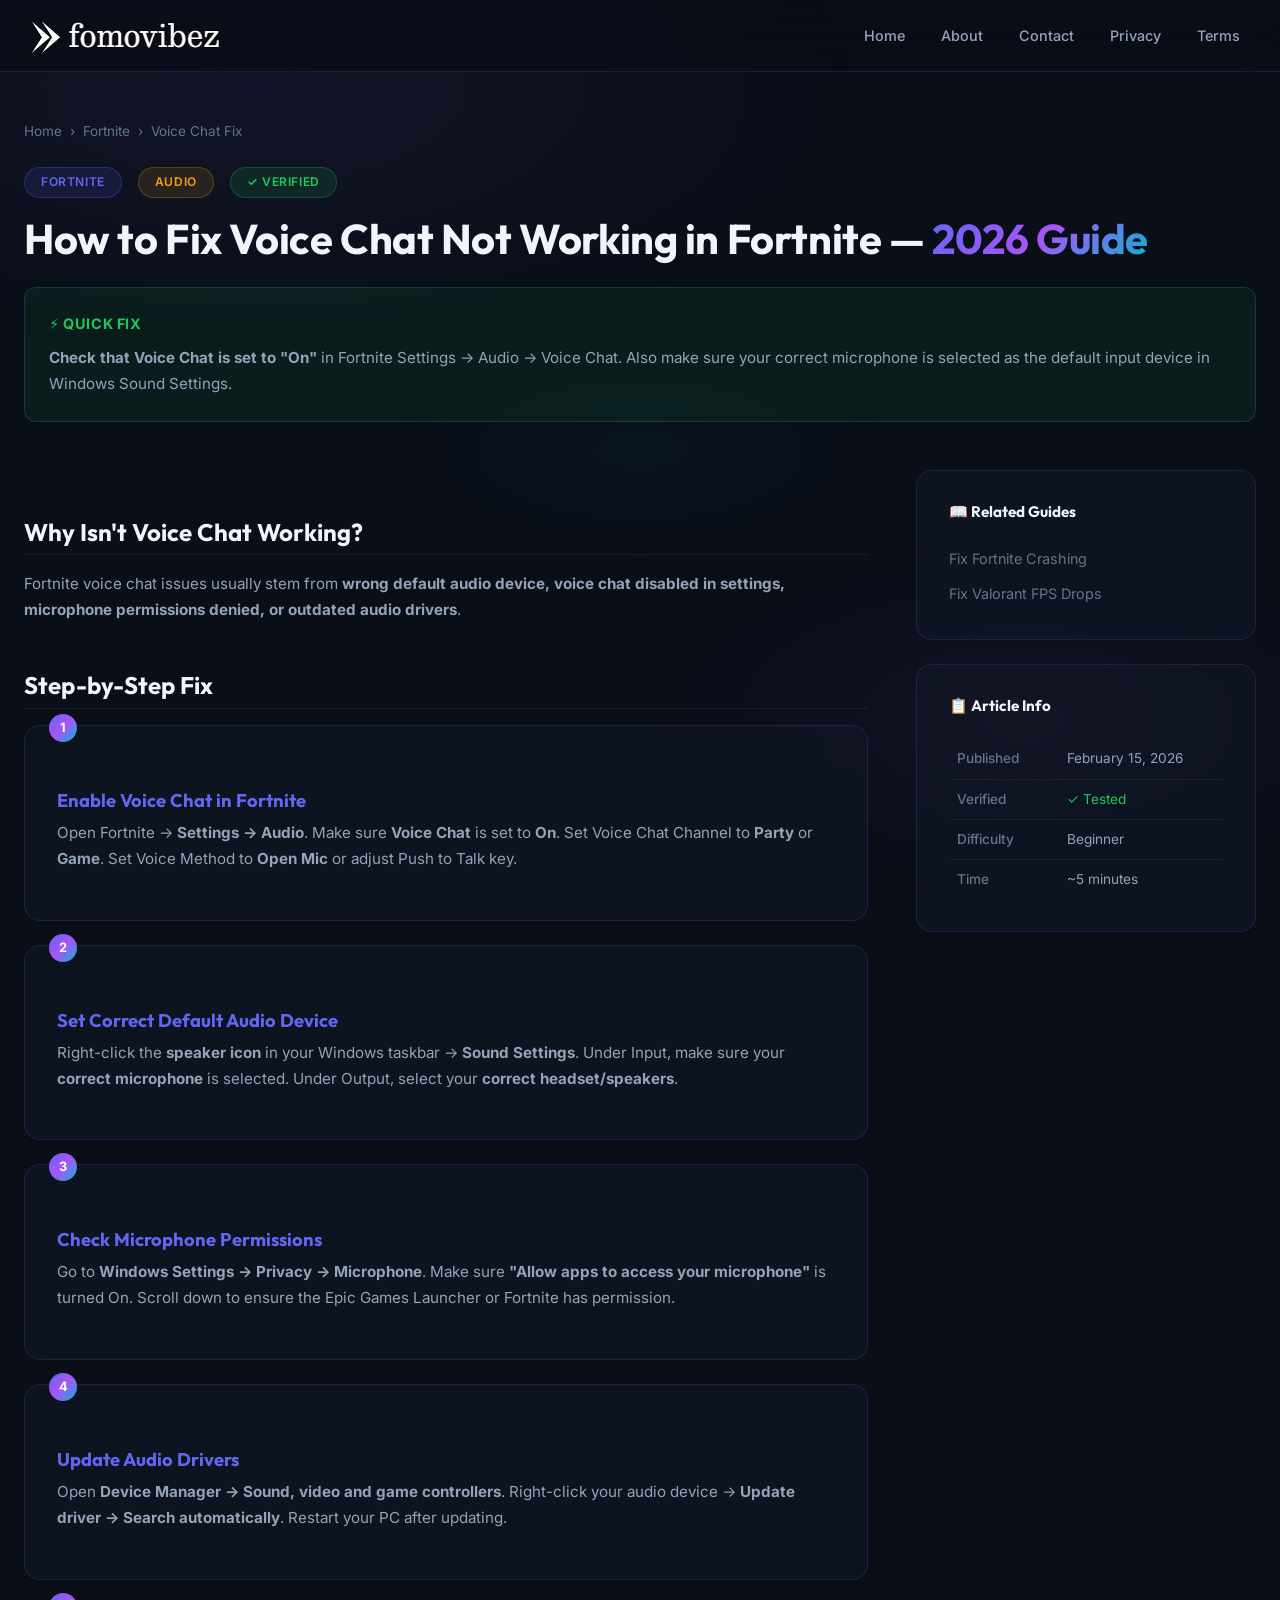
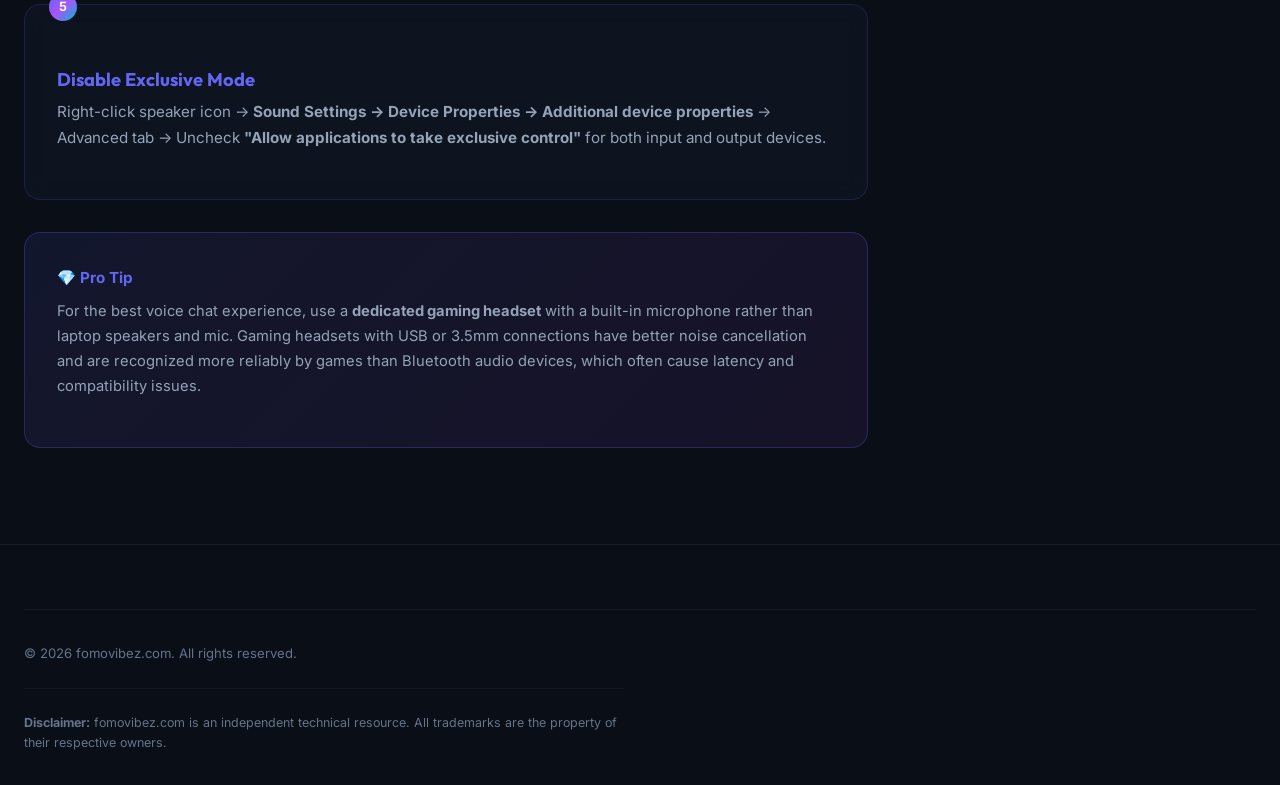
<file: guides/fortnite-voice-chat-not-working.html>
<!DOCTYPE html>
<html lang="en">
<head>
  <meta charset="UTF-8">
  <meta name="viewport" content="width=device-width, initial-scale=1.0">
  <title>Fix Voice Chat Not Working in Fortnite — 2026 | fomovibez.com</title>
  <meta name="description" content="Fix Fortnite voice chat issues. Step-by-step guide for mic, audio settings, and driver fixes.">
  <link rel="preconnect" href="https://fonts.googleapis.com">
  <link rel="preconnect" href="https://fonts.gstatic.com" crossorigin>
  <link href="https://fonts.googleapis.com/css2?family=Inter:wght@400;500;600;700&family=Outfit:wght@600;700;800&display=swap" rel="stylesheet">
  <link rel="stylesheet" href="../css/style.css">
  <link rel="icon" type="image/png" href="/favicon.png">
</head>
<body>
  <header class="header" id="header">
    <div class="container header__inner">
      <a href="../index.html" class="header__logo"><img src="/logo.png" alt="fomovibez.com"></a>
      <nav class="header__nav" id="main-nav"><a href="../index.html">Home</a><a href="../about.html">About</a><a href="../contact.html">Contact</a><a href="../privacy-policy.html">Privacy</a><a href="../terms.html">Terms</a></nav>
      <button class="header__menu-toggle" id="menu-toggle" aria-label="Toggle menu"><span></span><span></span><span></span></button>
    </div>
  </header>

  <section class="guide-hero">
    <div class="container">
      <div class="guide-hero__breadcrumb"><a href="../index.html">Home</a> <span>›</span> <a href="../index.html">Fortnite</a> <span>›</span> <span>Voice Chat Fix</span></div>
      <div class="guide-hero__meta"><span class="badge">Fortnite</span><span class="badge badge--warning">Audio</span><span class="badge badge--success">✓ Verified</span></div>
      <h1 class="guide-hero__title">How to Fix Voice Chat Not Working in Fortnite — <span class="text-gradient">2026 Guide</span></h1>
      <div class="guide-hero__quick-fix">
        <div class="guide-hero__quick-fix-title">⚡ Quick Fix</div>
        <p><strong>Check that Voice Chat is set to "On"</strong> in Fortnite Settings → Audio → Voice Chat. Also make sure your correct microphone is selected as the default input device in Windows Sound Settings.</p>
      </div>
    </div>
  </section>

  <section class="container">
    <div class="guide-layout">
      <article class="guide-content">
        <h2>Why Isn't Voice Chat Working?</h2>
        <p>Fortnite voice chat issues usually stem from <strong>wrong default audio device, voice chat disabled in settings, microphone permissions denied, or outdated audio drivers</strong>.</p>

        <h2>Step-by-Step Fix</h2>

        <div class="step-block">
          <div class="step-block__number">1</div>
          <h3 class="step-block__title">Enable Voice Chat in Fortnite</h3>
          <p class="step-block__text">Open Fortnite → <strong>Settings → Audio</strong>. Make sure <strong>Voice Chat</strong> is set to <strong>On</strong>. Set Voice Chat Channel to <strong>Party</strong> or <strong>Game</strong>. Set Voice Method to <strong>Open Mic</strong> or adjust Push to Talk key.</p>
        </div>

        <div class="step-block">
          <div class="step-block__number">2</div>
          <h3 class="step-block__title">Set Correct Default Audio Device</h3>
          <p class="step-block__text">Right-click the <strong>speaker icon</strong> in your Windows taskbar → <strong>Sound Settings</strong>. Under Input, make sure your <strong>correct microphone</strong> is selected. Under Output, select your <strong>correct headset/speakers</strong>.</p>
        </div>

        <div class="step-block">
          <div class="step-block__number">3</div>
          <h3 class="step-block__title">Check Microphone Permissions</h3>
          <p class="step-block__text">Go to <strong>Windows Settings → Privacy → Microphone</strong>. Make sure <strong>"Allow apps to access your microphone"</strong> is turned On. Scroll down to ensure the Epic Games Launcher or Fortnite has permission.</p>
        </div>

        <div class="step-block">
          <div class="step-block__number">4</div>
          <h3 class="step-block__title">Update Audio Drivers</h3>
          <p class="step-block__text">Open <strong>Device Manager → Sound, video and game controllers</strong>. Right-click your audio device → <strong>Update driver → Search automatically</strong>. Restart your PC after updating.</p>
        </div>

        <div class="step-block">
          <div class="step-block__number">5</div>
          <h3 class="step-block__title">Disable Exclusive Mode</h3>
          <p class="step-block__text">Right-click speaker icon → <strong>Sound Settings → Device Properties → Additional device properties</strong> → Advanced tab → Uncheck <strong>"Allow applications to take exclusive control"</strong> for both input and output devices.</p>
        </div>

        <div class="pro-tip">
          <div class="pro-tip__title">💎 Pro Tip</div>
          <p>For the best voice chat experience, use a <strong>dedicated gaming headset</strong> with a built-in microphone rather than laptop speakers and mic. Gaming headsets with USB or 3.5mm connections have better noise cancellation and are recognized more reliably by games than Bluetooth audio devices, which often cause latency and compatibility issues.</p>
        </div>
      </article>

      <aside class="guide-sidebar">
        <div class="sidebar-card">
          <h3 class="sidebar-card__title">📖 Related Guides</h3>
          <ul class="footer__links">
            <li><a href="fortnite-crash-on-startup.html">Fix Fortnite Crashing</a></li>
            <li><a href="valorant-fps-drop-fix.html">Fix Valorant FPS Drops</a></li>
          </ul>
        </div>
        <div class="sidebar-card">
          <h3 class="sidebar-card__title">📋 Article Info</h3>
          <table class="specs-table">
            <tr><th>Published</th><td>February 15, 2026</td></tr>
            <tr><th>Verified</th><td style="color:var(--success);">✓ Tested</td></tr>
            <tr><th>Difficulty</th><td>Beginner</td></tr>
            <tr><th>Time</th><td>~5 minutes</td></tr>
          </table>
        </div>
      </aside>
    </div>
  </section>

  <footer class="footer">
    <div class="container">
      <div class="footer__bottom"><span>&copy; 2026 fomovibez.com. All rights reserved.</span></div>
      <p class="footer__disclaimer"><strong>Disclaimer:</strong> fomovibez.com is an independent technical resource. All trademarks are the property of their respective owners.</p>
    </div>
  </footer>
  <script src="../js/main.js"></script>
</body>
</html>
</file>
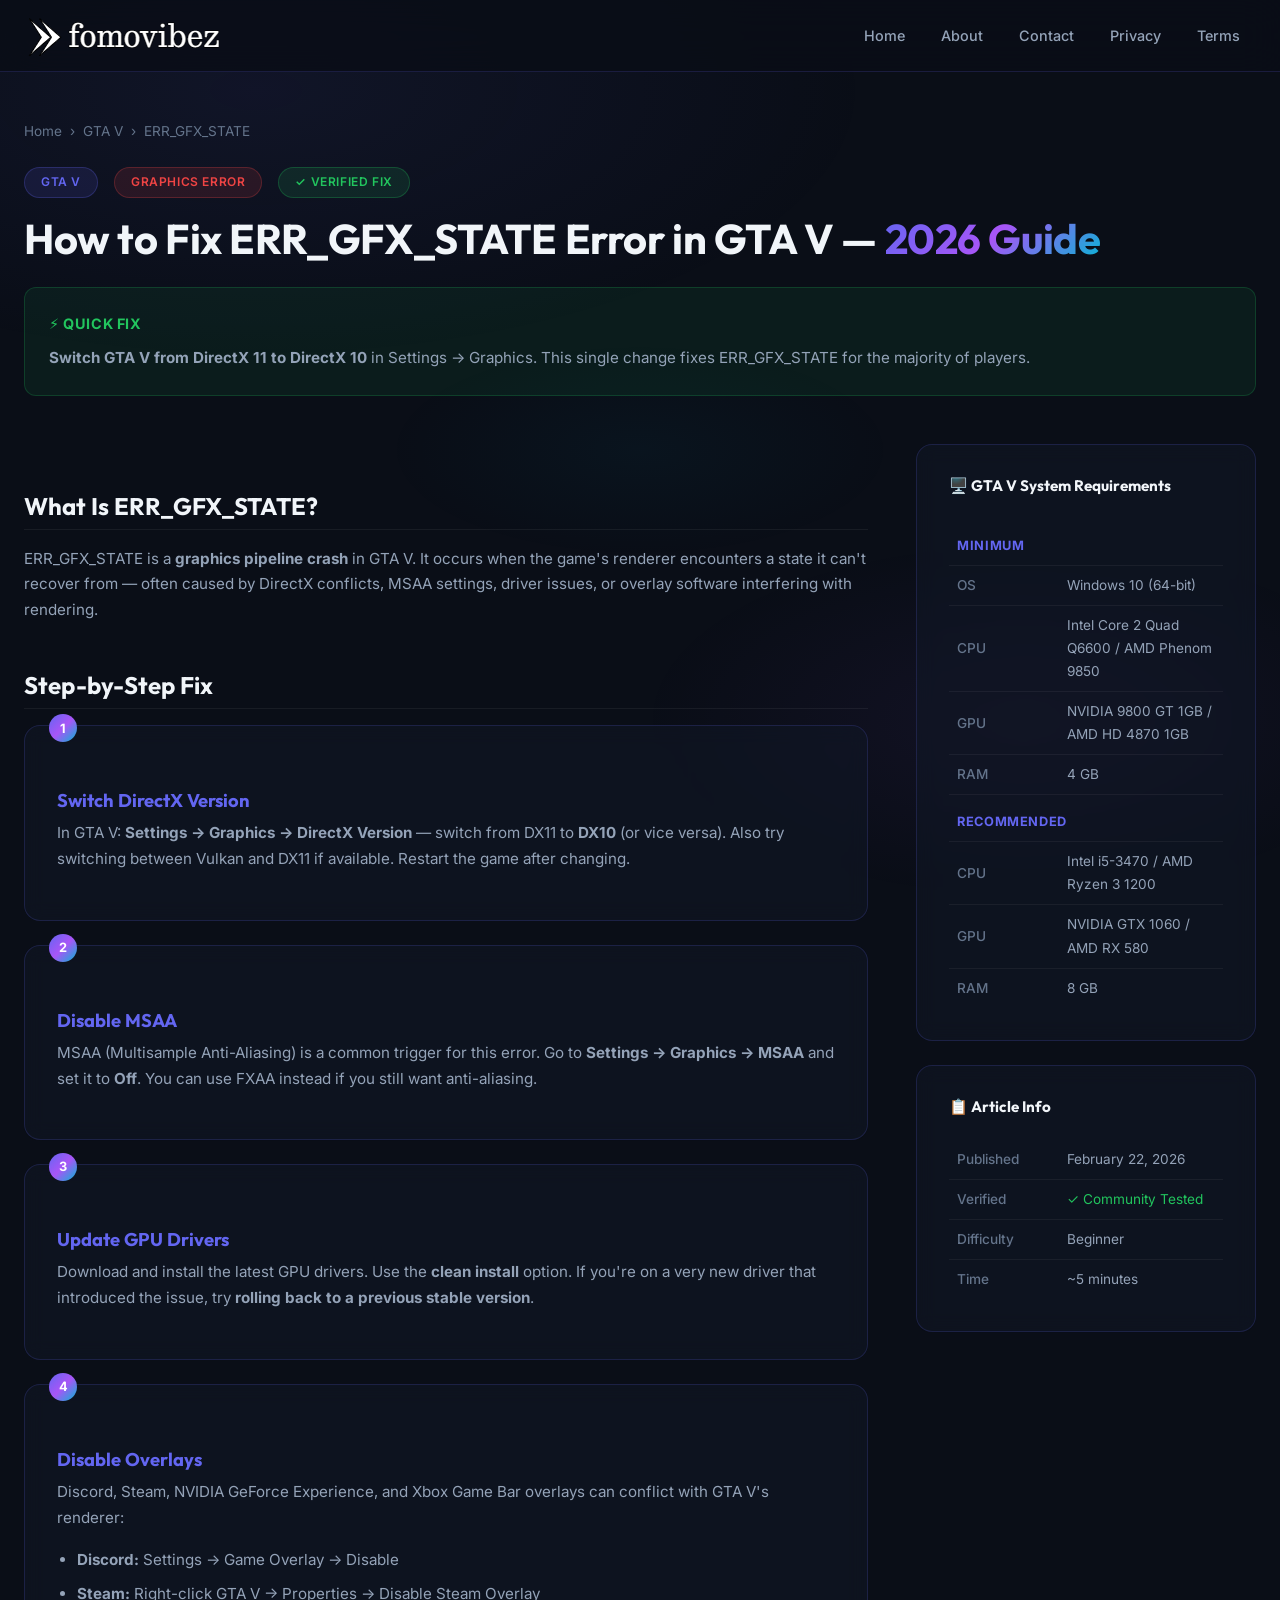
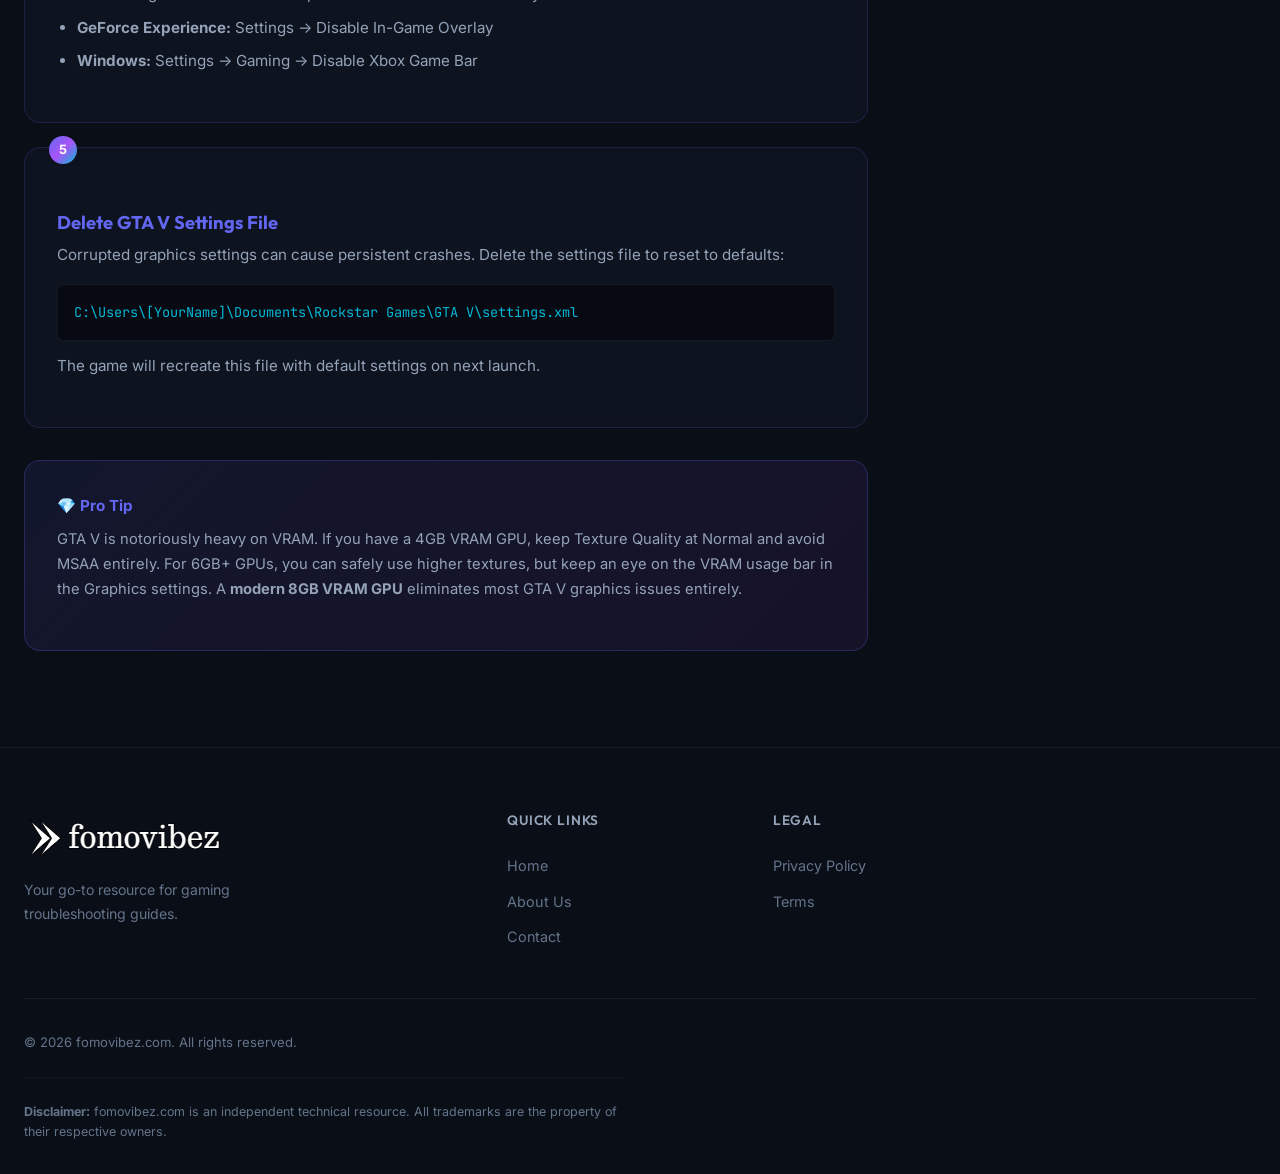
<file: guides/gta-v-err-gfx-state.html>
<!DOCTYPE html>
<html lang="en">
<head>
  <meta charset="UTF-8">
  <meta name="viewport" content="width=device-width, initial-scale=1.0">
  <title>How to Fix ERR_GFX_STATE Error in GTA V — 2026 Guide | fomovibez.com</title>
  <meta name="description" content="Fix GTA V ERR_GFX_STATE error. Step-by-step guide to resolve this common DirectX graphics crash with driver updates and settings changes.">
  <meta name="robots" content="index, follow">
  <link rel="preconnect" href="https://fonts.googleapis.com">
  <link rel="preconnect" href="https://fonts.gstatic.com" crossorigin>
  <link href="https://fonts.googleapis.com/css2?family=Inter:wght@400;500;600;700&family=Outfit:wght@600;700;800&family=JetBrains+Mono:wght@400;500&display=swap" rel="stylesheet">
  <link rel="stylesheet" href="../css/style.css">
  <link rel="icon" type="image/png" href="/favicon.png">
</head>
<body>
  <header class="header" id="header">
    <div class="container header__inner">
      <a href="../index.html" class="header__logo"><img src="/logo.png" alt="fomovibez.com"></a>
      <nav class="header__nav" id="main-nav"><a href="../index.html">Home</a><a href="../about.html">About</a><a href="../contact.html">Contact</a><a href="../privacy-policy.html">Privacy</a><a href="../terms.html">Terms</a></nav>
      <button class="header__menu-toggle" id="menu-toggle" aria-label="Toggle menu"><span></span><span></span><span></span></button>
    </div>
  </header>

  <section class="guide-hero">
    <div class="container">
      <div class="guide-hero__breadcrumb"><a href="../index.html">Home</a> <span>›</span> <a href="../index.html">GTA V</a> <span>›</span> <span>ERR_GFX_STATE</span></div>
      <div class="guide-hero__meta"><span class="badge">GTA V</span><span class="badge badge--danger">Graphics Error</span><span class="badge badge--success">✓ Verified Fix</span></div>
      <h1 class="guide-hero__title">How to Fix ERR_GFX_STATE Error in GTA V — <span class="text-gradient">2026 Guide</span></h1>
      <div class="guide-hero__quick-fix">
        <div class="guide-hero__quick-fix-title">⚡ Quick Fix</div>
        <p><strong>Switch GTA V from DirectX 11 to DirectX 10</strong> in Settings → Graphics. This single change fixes ERR_GFX_STATE for the majority of players.</p>
      </div>
    </div>
  </section>

  <section class="container">
    <div class="guide-layout">
      <article class="guide-content">
        <h2>What Is ERR_GFX_STATE?</h2>
        <p>ERR_GFX_STATE is a <strong>graphics pipeline crash</strong> in GTA V. It occurs when the game's renderer encounters a state it can't recover from — often caused by DirectX conflicts, MSAA settings, driver issues, or overlay software interfering with rendering.</p>

        <h2>Step-by-Step Fix</h2>

        <div class="step-block">
          <div class="step-block__number">1</div>
          <h3 class="step-block__title">Switch DirectX Version</h3>
          <p class="step-block__text">In GTA V: <strong>Settings → Graphics → DirectX Version</strong> — switch from DX11 to <strong>DX10</strong> (or vice versa). Also try switching between Vulkan and DX11 if available. Restart the game after changing.</p>
        </div>

        <div class="step-block">
          <div class="step-block__number">2</div>
          <h3 class="step-block__title">Disable MSAA</h3>
          <p class="step-block__text">MSAA (Multisample Anti-Aliasing) is a common trigger for this error. Go to <strong>Settings → Graphics → MSAA</strong> and set it to <strong>Off</strong>. You can use FXAA instead if you still want anti-aliasing.</p>
        </div>

        <div class="step-block">
          <div class="step-block__number">3</div>
          <h3 class="step-block__title">Update GPU Drivers</h3>
          <p class="step-block__text">Download and install the latest GPU drivers. Use the <strong>clean install</strong> option. If you're on a very new driver that introduced the issue, try <strong>rolling back to a previous stable version</strong>.</p>
        </div>

        <div class="step-block">
          <div class="step-block__number">4</div>
          <h3 class="step-block__title">Disable Overlays</h3>
          <p class="step-block__text">Discord, Steam, NVIDIA GeForce Experience, and Xbox Game Bar overlays can conflict with GTA V's renderer:</p>
          <ul style="margin-top:0.75rem;padding-left:1.25rem;">
            <li><strong>Discord:</strong> Settings → Game Overlay → Disable</li>
            <li><strong>Steam:</strong> Right-click GTA V → Properties → Disable Steam Overlay</li>
            <li><strong>GeForce Experience:</strong> Settings → Disable In-Game Overlay</li>
            <li><strong>Windows:</strong> Settings → Gaming → Disable Xbox Game Bar</li>
          </ul>
        </div>

        <div class="step-block">
          <div class="step-block__number">5</div>
          <h3 class="step-block__title">Delete GTA V Settings File</h3>
          <p class="step-block__text">Corrupted graphics settings can cause persistent crashes. Delete the settings file to reset to defaults:</p>
          <div class="step-block__code">C:\Users\[YourName]\Documents\Rockstar Games\GTA V\settings.xml</div>
          <p class="step-block__text" style="margin-top:0.75rem;">The game will recreate this file with default settings on next launch.</p>
        </div>

        <div class="pro-tip">
          <div class="pro-tip__title">💎 Pro Tip</div>
          <p>GTA V is notoriously heavy on VRAM. If you have a 4GB VRAM GPU, keep Texture Quality at Normal and avoid MSAA entirely. For 6GB+ GPUs, you can safely use higher textures, but keep an eye on the VRAM usage bar in the Graphics settings. A <strong>modern 8GB VRAM GPU</strong> eliminates most GTA V graphics issues entirely.</p>
        </div>
      </article>

      <aside class="guide-sidebar">
        <div class="sidebar-card">
          <h3 class="sidebar-card__title">🖥️ GTA V System Requirements</h3>
          <table class="specs-table">
            <tr><td colspan="2" class="specs-table__heading">Minimum</td></tr>
            <tr><th>OS</th><td>Windows 10 (64-bit)</td></tr>
            <tr><th>CPU</th><td>Intel Core 2 Quad Q6600 / AMD Phenom 9850</td></tr>
            <tr><th>GPU</th><td>NVIDIA 9800 GT 1GB / AMD HD 4870 1GB</td></tr>
            <tr><th>RAM</th><td>4 GB</td></tr>
            <tr><td colspan="2" class="specs-table__heading">Recommended</td></tr>
            <tr><th>CPU</th><td>Intel i5-3470 / AMD Ryzen 3 1200</td></tr>
            <tr><th>GPU</th><td>NVIDIA GTX 1060 / AMD RX 580</td></tr>
            <tr><th>RAM</th><td>8 GB</td></tr>
          </table>
        </div>
        <div class="sidebar-card">
          <h3 class="sidebar-card__title">📋 Article Info</h3>
          <table class="specs-table">
            <tr><th>Published</th><td>February 22, 2026</td></tr>
            <tr><th>Verified</th><td style="color:var(--success);">✓ Community Tested</td></tr>
            <tr><th>Difficulty</th><td>Beginner</td></tr>
            <tr><th>Time</th><td>~5 minutes</td></tr>
          </table>
        </div>
      </aside>
    </div>
  </section>

  <footer class="footer">
    <div class="container">
      <div class="footer__grid">
        <div class="footer__brand"><div class="footer__brand-logo"><a href="/"><img src="/logo.png" alt="fomovibez.com"></a></div><p class="footer__brand-text">Your go-to resource for gaming troubleshooting guides.</p></div>
        <div><h4 class="footer__heading">Quick Links</h4><ul class="footer__links"><li><a href="../index.html">Home</a></li><li><a href="../about.html">About Us</a></li><li><a href="../contact.html">Contact</a></li></ul></div>
        <div><h4 class="footer__heading">Legal</h4><ul class="footer__links"><li><a href="../privacy-policy.html">Privacy Policy</a></li><li><a href="../terms.html">Terms</a></li></ul></div>
        <div></div>
      </div>
      <div class="footer__bottom"><span>&copy; 2026 fomovibez.com. All rights reserved.</span></div>
      <p class="footer__disclaimer"><strong>Disclaimer:</strong> fomovibez.com is an independent technical resource. All trademarks are the property of their respective owners.</p>
    </div>
  </footer>
  <script src="../js/main.js"></script>
</body>
</html>
</file>
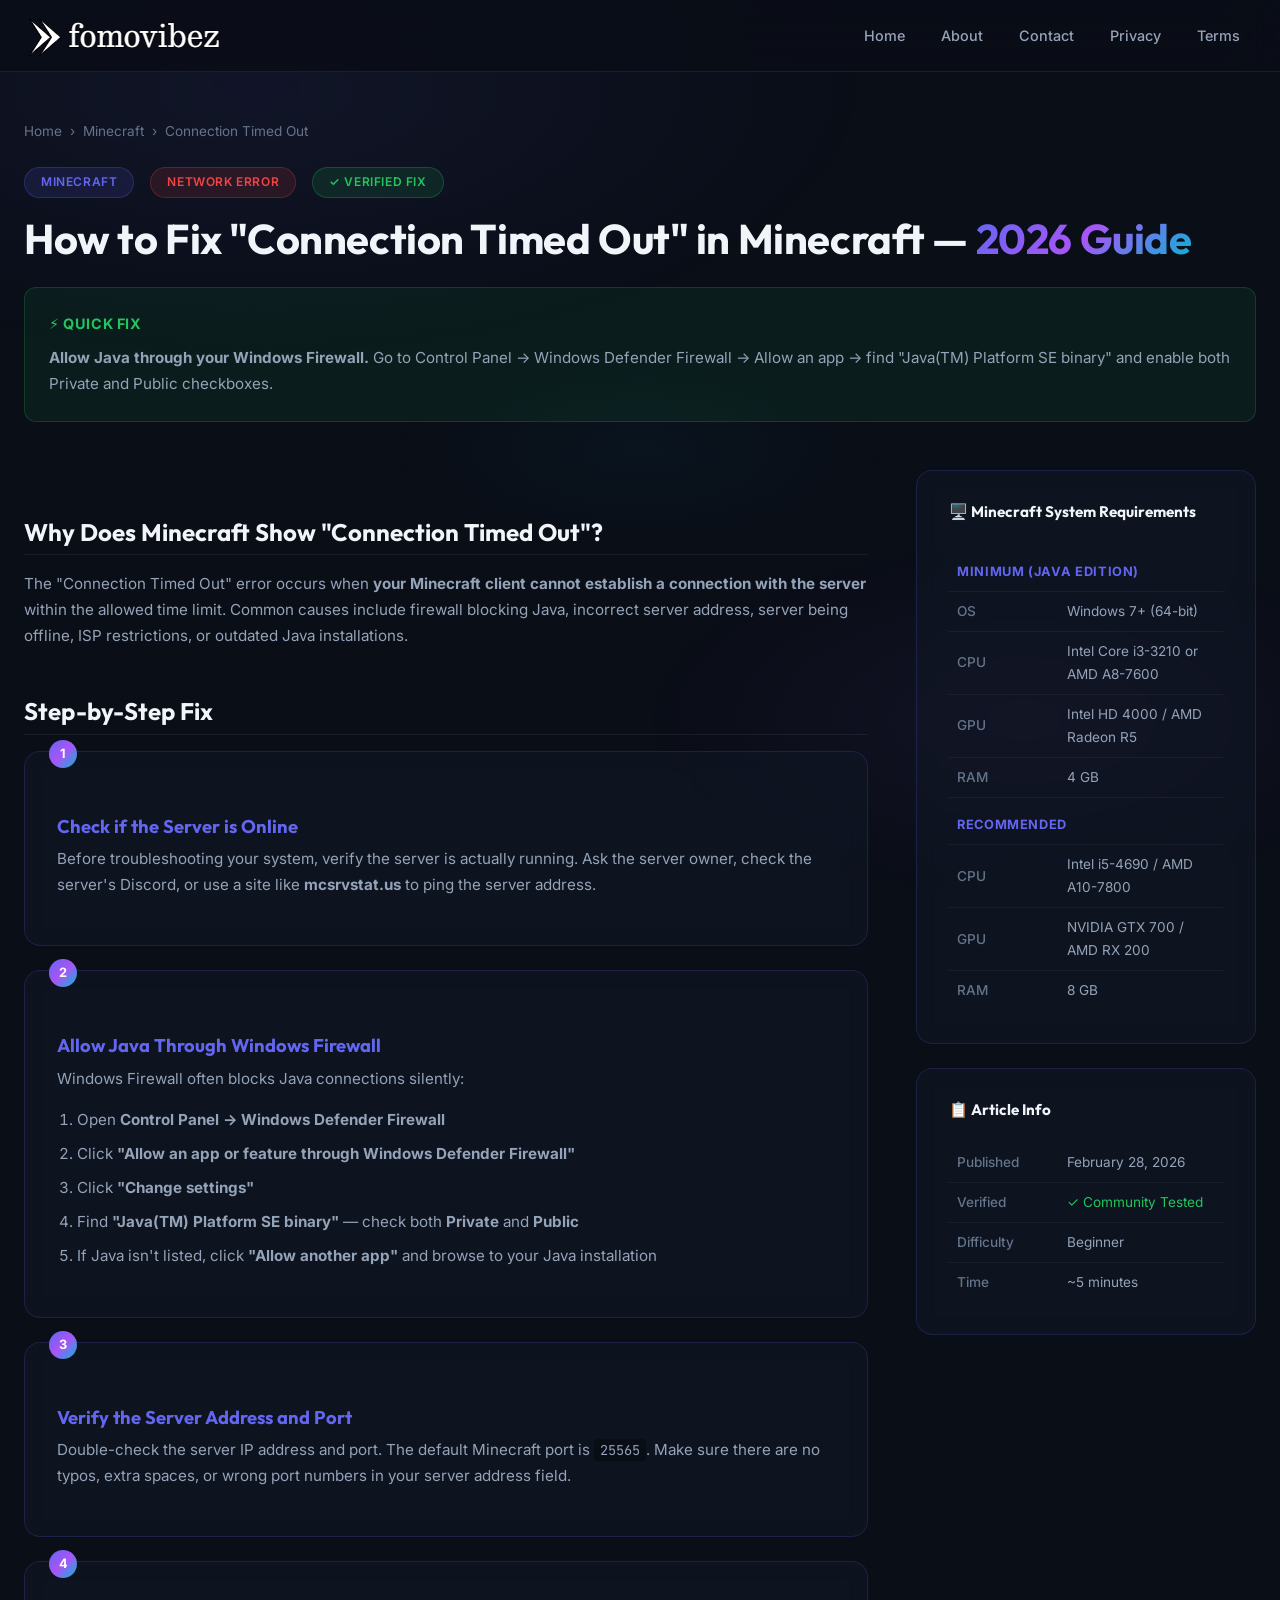
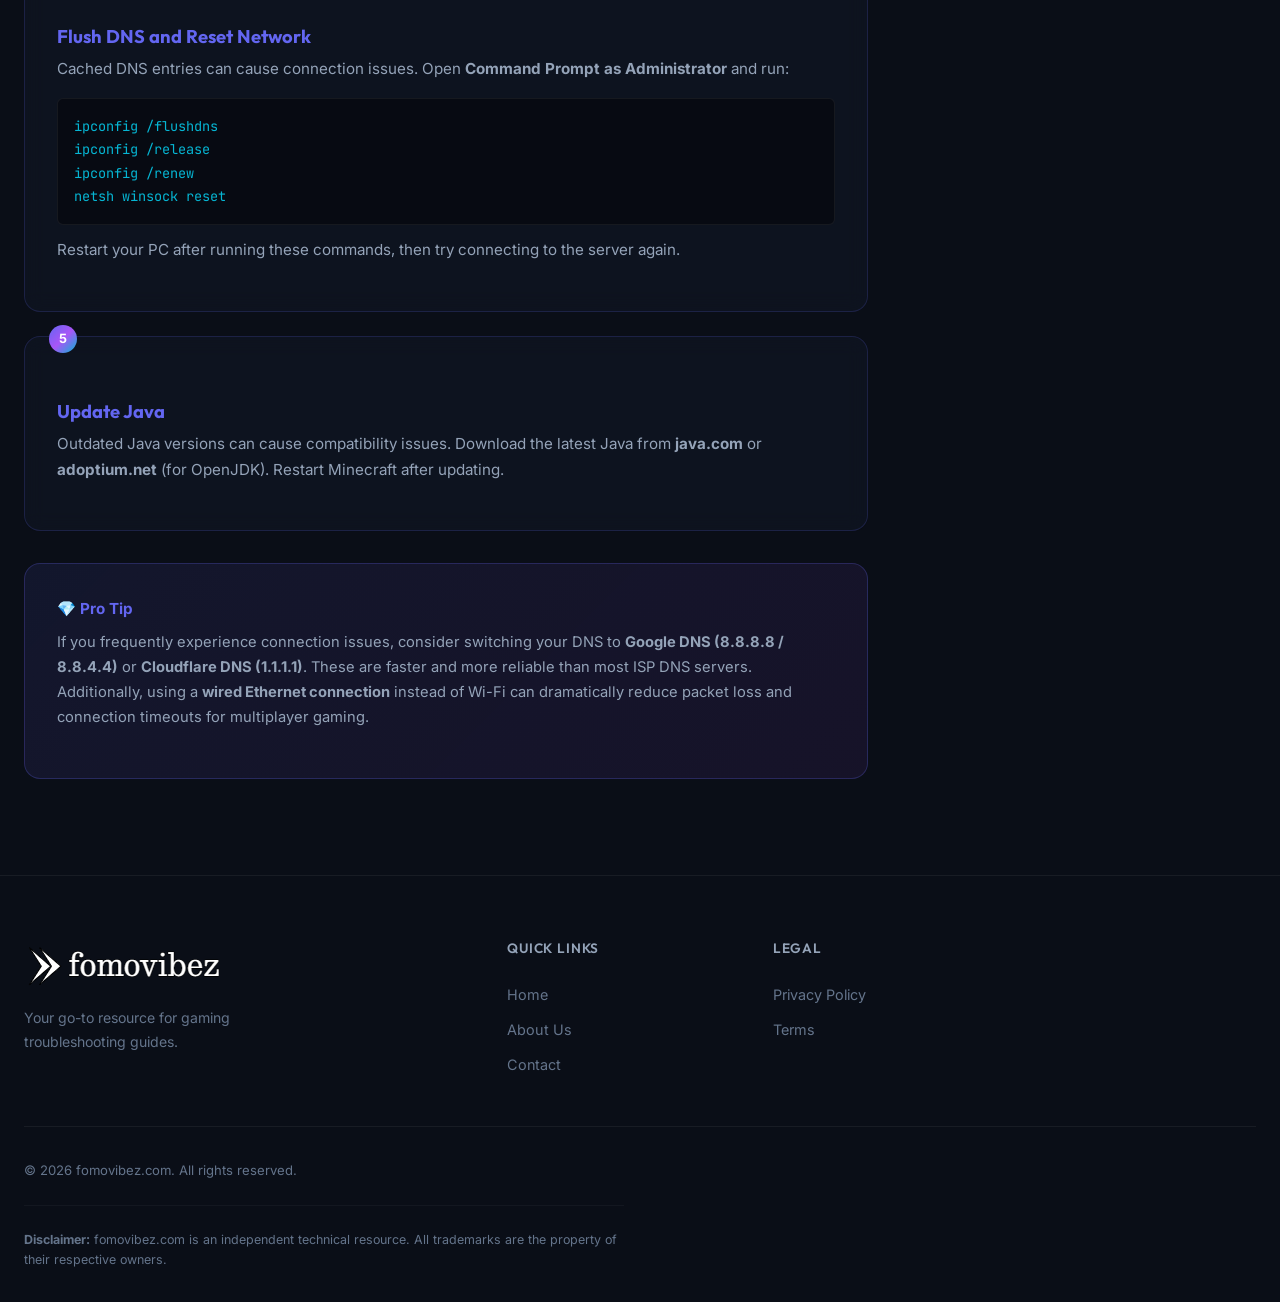
<file: guides/minecraft-connection-timed-out.html>
<!DOCTYPE html>
<html lang="en">
<head>
  <meta charset="UTF-8">
  <meta name="viewport" content="width=device-width, initial-scale=1.0">
  <title>How to Fix "Connection Timed Out" in Minecraft — 2026 Guide | fomovibez.com</title>
  <meta name="description" content="Fix the Minecraft Connection Timed Out error. Step-by-step guide to resolve firewall, Java, and network issues preventing multiplayer access.">
  <meta name="robots" content="index, follow">
  <link rel="preconnect" href="https://fonts.googleapis.com">
  <link rel="preconnect" href="https://fonts.gstatic.com" crossorigin>
  <link href="https://fonts.googleapis.com/css2?family=Inter:wght@400;500;600;700&family=Outfit:wght@600;700;800&family=JetBrains+Mono:wght@400;500&display=swap" rel="stylesheet">
  <link rel="stylesheet" href="../css/style.css">
  <link rel="icon" type="image/png" href="/favicon.png">
</head>
<body>
  <header class="header" id="header">
    <div class="container header__inner">
      <a href="../index.html" class="header__logo"><img src="/logo.png" alt="fomovibez.com"></a>
      <nav class="header__nav" id="main-nav"><a href="../index.html">Home</a><a href="../about.html">About</a><a href="../contact.html">Contact</a><a href="../privacy-policy.html">Privacy</a><a href="../terms.html">Terms</a></nav>
      <button class="header__menu-toggle" id="menu-toggle" aria-label="Toggle menu"><span></span><span></span><span></span></button>
    </div>
  </header>

  <section class="guide-hero">
    <div class="container">
      <div class="guide-hero__breadcrumb"><a href="../index.html">Home</a> <span>›</span> <a href="../index.html">Minecraft</a> <span>›</span> <span>Connection Timed Out</span></div>
      <div class="guide-hero__meta"><span class="badge">Minecraft</span><span class="badge badge--danger">Network Error</span><span class="badge badge--success">✓ Verified Fix</span></div>
      <h1 class="guide-hero__title">How to Fix "Connection Timed Out" in Minecraft — <span class="text-gradient">2026 Guide</span></h1>
      <div class="guide-hero__quick-fix">
        <div class="guide-hero__quick-fix-title">⚡ Quick Fix</div>
        <p><strong>Allow Java through your Windows Firewall.</strong> Go to Control Panel → Windows Defender Firewall → Allow an app → find "Java(TM) Platform SE binary" and enable both Private and Public checkboxes.</p>
      </div>
    </div>
  </section>

  <section class="container">
    <div class="guide-layout">
      <article class="guide-content">
        <h2>Why Does Minecraft Show "Connection Timed Out"?</h2>
        <p>The "Connection Timed Out" error occurs when <strong>your Minecraft client cannot establish a connection with the server</strong> within the allowed time limit. Common causes include firewall blocking Java, incorrect server address, server being offline, ISP restrictions, or outdated Java installations.</p>

        <h2>Step-by-Step Fix</h2>

        <div class="step-block">
          <div class="step-block__number">1</div>
          <h3 class="step-block__title">Check if the Server is Online</h3>
          <p class="step-block__text">Before troubleshooting your system, verify the server is actually running. Ask the server owner, check the server's Discord, or use a site like <strong>mcsrvstat.us</strong> to ping the server address.</p>
        </div>

        <div class="step-block">
          <div class="step-block__number">2</div>
          <h3 class="step-block__title">Allow Java Through Windows Firewall</h3>
          <p class="step-block__text">Windows Firewall often blocks Java connections silently:</p>
          <ol style="margin-top:0.75rem;padding-left:1.25rem;">
            <li>Open <strong>Control Panel → Windows Defender Firewall</strong></li>
            <li>Click <strong>"Allow an app or feature through Windows Defender Firewall"</strong></li>
            <li>Click <strong>"Change settings"</strong></li>
            <li>Find <strong>"Java(TM) Platform SE binary"</strong> — check both <strong>Private</strong> and <strong>Public</strong></li>
            <li>If Java isn't listed, click <strong>"Allow another app"</strong> and browse to your Java installation</li>
          </ol>
        </div>

        <div class="step-block">
          <div class="step-block__number">3</div>
          <h3 class="step-block__title">Verify the Server Address and Port</h3>
          <p class="step-block__text">Double-check the server IP address and port. The default Minecraft port is <code style="background:rgba(0,0,0,0.3);padding:2px 6px;border-radius:4px;font-family:var(--font-mono);font-size:0.85rem;">25565</code>. Make sure there are no typos, extra spaces, or wrong port numbers in your server address field.</p>
        </div>

        <div class="step-block">
          <div class="step-block__number">4</div>
          <h3 class="step-block__title">Flush DNS and Reset Network</h3>
          <p class="step-block__text">Cached DNS entries can cause connection issues. Open <strong>Command Prompt as Administrator</strong> and run:</p>
          <div class="step-block__code">ipconfig /flushdns<br>ipconfig /release<br>ipconfig /renew<br>netsh winsock reset</div>
          <p class="step-block__text" style="margin-top:0.75rem;">Restart your PC after running these commands, then try connecting to the server again.</p>
        </div>

        <div class="step-block">
          <div class="step-block__number">5</div>
          <h3 class="step-block__title">Update Java</h3>
          <p class="step-block__text">Outdated Java versions can cause compatibility issues. Download the latest Java from <strong>java.com</strong> or <strong>adoptium.net</strong> (for OpenJDK). Restart Minecraft after updating.</p>
        </div>

        <div class="pro-tip">
          <div class="pro-tip__title">💎 Pro Tip</div>
          <p>If you frequently experience connection issues, consider switching your DNS to <strong>Google DNS (8.8.8.8 / 8.8.4.4)</strong> or <strong>Cloudflare DNS (1.1.1.1)</strong>. These are faster and more reliable than most ISP DNS servers. Additionally, using a <strong>wired Ethernet connection</strong> instead of Wi-Fi can dramatically reduce packet loss and connection timeouts for multiplayer gaming.</p>
        </div>
      </article>

      <aside class="guide-sidebar">
        <div class="sidebar-card">
          <h3 class="sidebar-card__title">🖥️ Minecraft System Requirements</h3>
          <table class="specs-table">
            <tr><td colspan="2" class="specs-table__heading">Minimum (Java Edition)</td></tr>
            <tr><th>OS</th><td>Windows 7+ (64-bit)</td></tr>
            <tr><th>CPU</th><td>Intel Core i3-3210 or AMD A8-7600</td></tr>
            <tr><th>GPU</th><td>Intel HD 4000 / AMD Radeon R5</td></tr>
            <tr><th>RAM</th><td>4 GB</td></tr>
            <tr><td colspan="2" class="specs-table__heading">Recommended</td></tr>
            <tr><th>CPU</th><td>Intel i5-4690 / AMD A10-7800</td></tr>
            <tr><th>GPU</th><td>NVIDIA GTX 700 / AMD RX 200</td></tr>
            <tr><th>RAM</th><td>8 GB</td></tr>
          </table>
        </div>
        <div class="sidebar-card">
          <h3 class="sidebar-card__title">📋 Article Info</h3>
          <table class="specs-table">
            <tr><th>Published</th><td>February 28, 2026</td></tr>
            <tr><th>Verified</th><td style="color:var(--success);">✓ Community Tested</td></tr>
            <tr><th>Difficulty</th><td>Beginner</td></tr>
            <tr><th>Time</th><td>~5 minutes</td></tr>
          </table>
        </div>
      </aside>
    </div>
  </section>

  <footer class="footer">
    <div class="container">
      <div class="footer__grid">
        <div class="footer__brand"><div class="footer__brand-logo"><a href="/"><img src="/logo.png" alt="fomovibez.com"></a></div><p class="footer__brand-text">Your go-to resource for gaming troubleshooting guides.</p></div>
        <div><h4 class="footer__heading">Quick Links</h4><ul class="footer__links"><li><a href="../index.html">Home</a></li><li><a href="../about.html">About Us</a></li><li><a href="../contact.html">Contact</a></li></ul></div>
        <div><h4 class="footer__heading">Legal</h4><ul class="footer__links"><li><a href="../privacy-policy.html">Privacy Policy</a></li><li><a href="../terms.html">Terms</a></li></ul></div>
        <div></div>
      </div>
      <div class="footer__bottom"><span>&copy; 2026 fomovibez.com. All rights reserved.</span></div>
      <p class="footer__disclaimer"><strong>Disclaimer:</strong> fomovibez.com is an independent technical resource. All trademarks are the property of their respective owners.</p>
    </div>
  </footer>
  <script src="../js/main.js"></script>
</body>
</html>
</file>
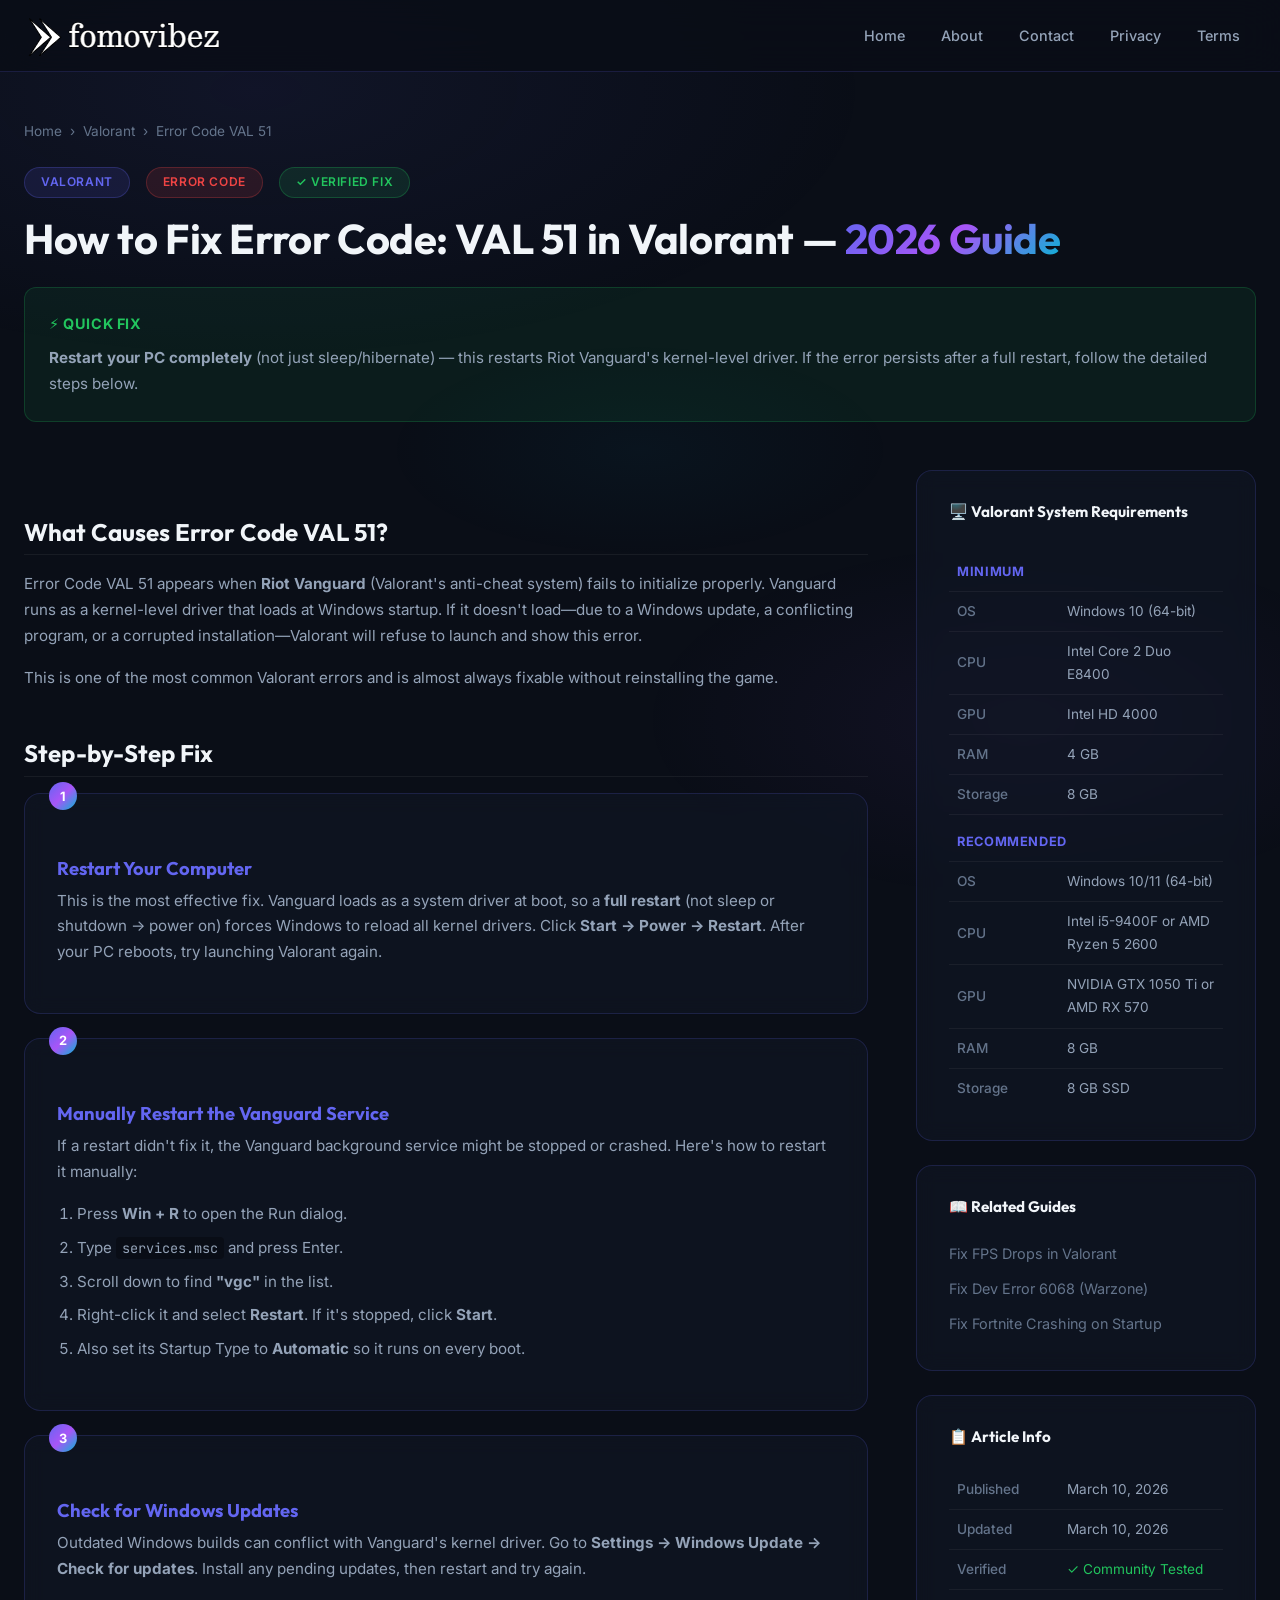
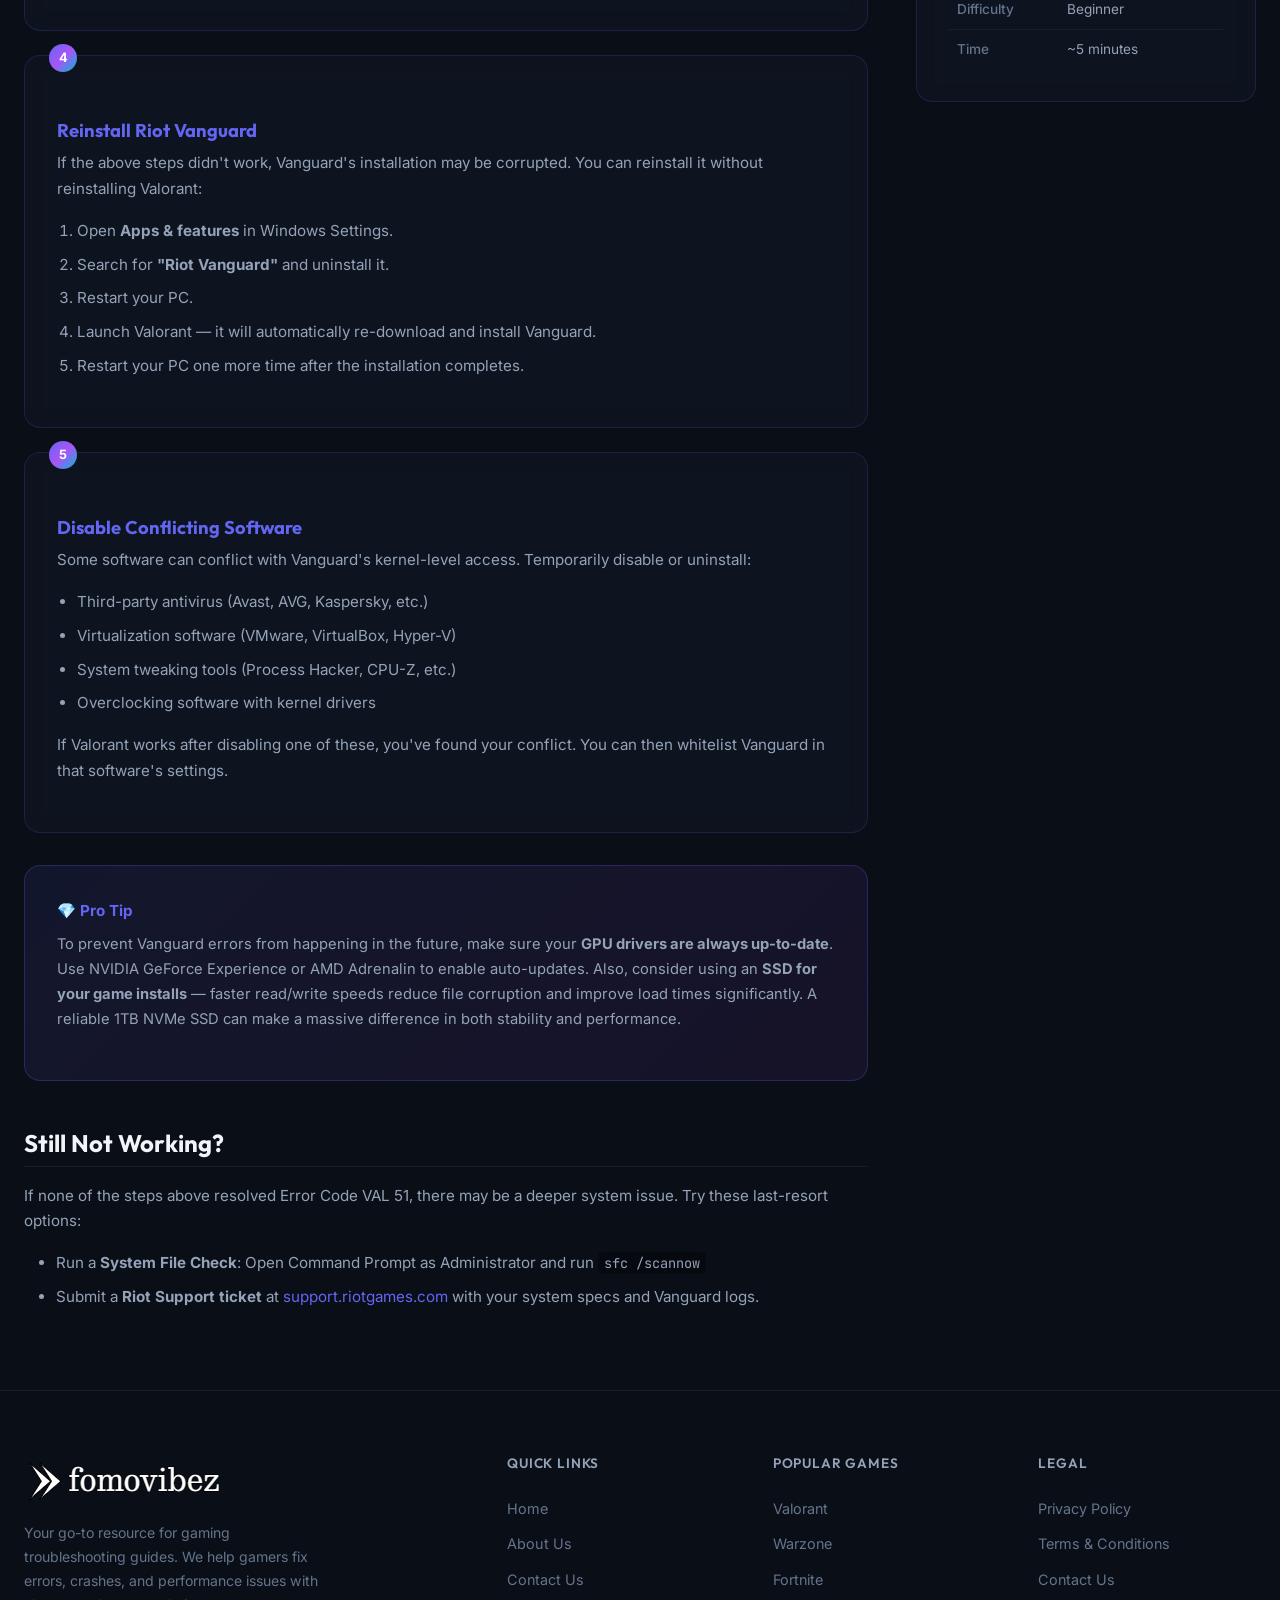
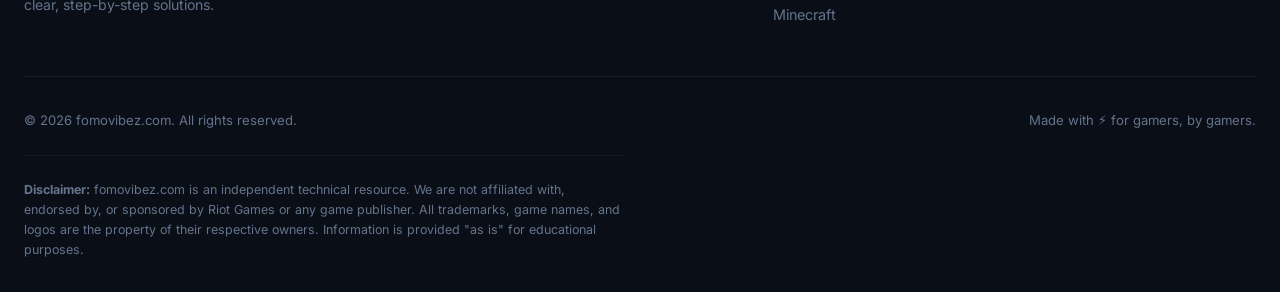
<file: guides/valorant-error-val-51.html>
<!DOCTYPE html>
<html lang="en">
<head>
  <meta charset="UTF-8">
  <meta name="viewport" content="width=device-width, initial-scale=1.0">
  <title>How to Fix Error Code VAL 51 in Valorant — 2026 Guide | fomovibez.com</title>
  <meta name="description" content="Fix Valorant Error Code VAL 51 with this step-by-step 2026 guide. Learn how to restart Vanguard, update drivers, and resolve anti-cheat initialization failures.">
  <meta name="keywords" content="valorant error val 51, val 51 fix, vanguard not initialized, valorant anti-cheat error, valorant won't launch">
  <meta name="robots" content="index, follow">
  <link rel="canonical" href="https://fomovibez.com/guides/valorant-error-val-51.html">
  <link rel="preconnect" href="https://fonts.googleapis.com">
  <link rel="preconnect" href="https://fonts.gstatic.com" crossorigin>
  <link href="https://fonts.googleapis.com/css2?family=Inter:wght@400;500;600;700&family=Outfit:wght@600;700;800&family=JetBrains+Mono:wght@400;500&display=swap" rel="stylesheet">
  <link rel="stylesheet" href="../css/style.css">
  <link rel="icon" type="image/png" href="/favicon.png">
  <meta property="og:title" content="How to Fix Error Code VAL 51 in Valorant — 2026 Guide">
  <meta property="og:description" content="Step-by-step fix for Valorant Error Code VAL 51. Resolve Vanguard anti-cheat initialization failures with proven solutions.">
  <meta property="og:type" content="article">
</head>
<body>

  <!-- HEADER -->
  <header class="header" id="header">
    <div class="container header__inner">
      <a href="../index.html" class="header__logo">
        <img src="/logo.png" alt="fomovibez.com">
      </a>
      <nav class="header__nav" id="main-nav">
        <a href="../index.html">Home</a>
        <a href="../about.html">About</a>
        <a href="../contact.html">Contact</a>
        <a href="../privacy-policy.html">Privacy</a>
        <a href="../terms.html">Terms</a>
      </nav>
      <button class="header__menu-toggle" id="menu-toggle" aria-label="Toggle menu">
        <span></span><span></span><span></span>
      </button>
    </div>
  </header>

  <!-- GUIDE HERO -->
  <section class="guide-hero">
    <div class="container">
      <div class="guide-hero__breadcrumb">
        <a href="../index.html">Home</a>
        <span>›</span>
        <a href="../index.html">Valorant</a>
        <span>›</span>
        <span>Error Code VAL 51</span>
      </div>
      <div class="guide-hero__meta">
        <span class="badge">Valorant</span>
        <span class="badge badge--danger">Error Code</span>
        <span class="badge badge--success">✓ Verified Fix</span>
      </div>
      <h1 class="guide-hero__title">How to Fix Error Code: VAL 51 in Valorant — <span class="text-gradient">2026 Guide</span></h1>
      <div class="guide-hero__quick-fix">
        <div class="guide-hero__quick-fix-title">⚡ Quick Fix</div>
        <p><strong>Restart your PC completely</strong> (not just sleep/hibernate) — this restarts Riot Vanguard's kernel-level driver. If the error persists after a full restart, follow the detailed steps below.</p>
      </div>
    </div>
  </section>

  <!-- GUIDE CONTENT + SIDEBAR -->
  <section class="container">
    <div class="guide-layout">

      <!-- Main Content -->
      <article class="guide-content">
        <h2>What Causes Error Code VAL 51?</h2>
        <p>Error Code VAL 51 appears when <strong>Riot Vanguard</strong> (Valorant's anti-cheat system) fails to initialize properly. Vanguard runs as a kernel-level driver that loads at Windows startup. If it doesn't load—due to a Windows update, a conflicting program, or a corrupted installation—Valorant will refuse to launch and show this error.</p>
        <p>This is one of the most common Valorant errors and is almost always fixable without reinstalling the game.</p>

        <h2>Step-by-Step Fix</h2>

        <div class="step-block">
          <div class="step-block__number">1</div>
          <h3 class="step-block__title">Restart Your Computer</h3>
          <p class="step-block__text">This is the most effective fix. Vanguard loads as a system driver at boot, so a <strong>full restart</strong> (not sleep or shutdown → power on) forces Windows to reload all kernel drivers. Click <strong>Start → Power → Restart</strong>. After your PC reboots, try launching Valorant again.</p>
        </div>

        <div class="step-block">
          <div class="step-block__number">2</div>
          <h3 class="step-block__title">Manually Restart the Vanguard Service</h3>
          <p class="step-block__text">If a restart didn't fix it, the Vanguard background service might be stopped or crashed. Here's how to restart it manually:</p>
          <ol style="margin-top: 0.75rem; padding-left: 1.25rem;">
            <li>Press <strong>Win + R</strong> to open the Run dialog.</li>
            <li>Type <code style="background:rgba(0,0,0,0.3);padding:2px 6px;border-radius:4px;font-family:var(--font-mono);font-size:0.85rem;">services.msc</code> and press Enter.</li>
            <li>Scroll down to find <strong>"vgc"</strong> in the list.</li>
            <li>Right-click it and select <strong>Restart</strong>. If it's stopped, click <strong>Start</strong>.</li>
            <li>Also set its Startup Type to <strong>Automatic</strong> so it runs on every boot.</li>
          </ol>
        </div>

        <div class="step-block">
          <div class="step-block__number">3</div>
          <h3 class="step-block__title">Check for Windows Updates</h3>
          <p class="step-block__text">Outdated Windows builds can conflict with Vanguard's kernel driver. Go to <strong>Settings → Windows Update → Check for updates</strong>. Install any pending updates, then restart and try again.</p>
        </div>

        <div class="step-block">
          <div class="step-block__number">4</div>
          <h3 class="step-block__title">Reinstall Riot Vanguard</h3>
          <p class="step-block__text">If the above steps didn't work, Vanguard's installation may be corrupted. You can reinstall it without reinstalling Valorant:</p>
          <ol style="margin-top: 0.75rem; padding-left: 1.25rem;">
            <li>Open <strong>Apps & features</strong> in Windows Settings.</li>
            <li>Search for <strong>"Riot Vanguard"</strong> and uninstall it.</li>
            <li>Restart your PC.</li>
            <li>Launch Valorant — it will automatically re-download and install Vanguard.</li>
            <li>Restart your PC one more time after the installation completes.</li>
          </ol>
        </div>

        <div class="step-block">
          <div class="step-block__number">5</div>
          <h3 class="step-block__title">Disable Conflicting Software</h3>
          <p class="step-block__text">Some software can conflict with Vanguard's kernel-level access. Temporarily disable or uninstall:</p>
          <ul style="margin-top: 0.75rem; padding-left: 1.25rem;">
            <li>Third-party antivirus (Avast, AVG, Kaspersky, etc.)</li>
            <li>Virtualization software (VMware, VirtualBox, Hyper-V)</li>
            <li>System tweaking tools (Process Hacker, CPU-Z, etc.)</li>
            <li>Overclocking software with kernel drivers</li>
          </ul>
          <p class="step-block__text" style="margin-top:0.75rem;">If Valorant works after disabling one of these, you've found your conflict. You can then whitelist Vanguard in that software's settings.</p>
        </div>

        <!-- Pro Tip -->
        <div class="pro-tip">
          <div class="pro-tip__title">💎 Pro Tip</div>
          <p>To prevent Vanguard errors from happening in the future, make sure your <strong>GPU drivers are always up-to-date</strong>. Use NVIDIA GeForce Experience or AMD Adrenalin to enable auto-updates. Also, consider using an <strong>SSD for your game installs</strong> — faster read/write speeds reduce file corruption and improve load times significantly. A reliable 1TB NVMe SSD can make a massive difference in both stability and performance.</p>
        </div>

        <h2>Still Not Working?</h2>
        <p>If none of the steps above resolved Error Code VAL 51, there may be a deeper system issue. Try these last-resort options:</p>
        <ul>
          <li>Run a <strong>System File Check</strong>: Open Command Prompt as Administrator and run <code style="background:rgba(0,0,0,0.3);padding:2px 6px;border-radius:4px;font-family:var(--font-mono);font-size:0.85rem;">sfc /scannow</code></li>
          <li>Submit a <strong>Riot Support ticket</strong> at <a href="https://support.riotgames.com" target="_blank" rel="noopener">support.riotgames.com</a> with your system specs and Vanguard logs.</li>
        </ul>
      </article>

      <!-- Sidebar -->
      <aside class="guide-sidebar">
        <!-- Tech Specs -->
        <div class="sidebar-card">
          <h3 class="sidebar-card__title">🖥️ Valorant System Requirements</h3>
          <table class="specs-table">
            <tr><td colspan="2" class="specs-table__heading">Minimum</td></tr>
            <tr><th>OS</th><td>Windows 10 (64-bit)</td></tr>
            <tr><th>CPU</th><td>Intel Core 2 Duo E8400</td></tr>
            <tr><th>GPU</th><td>Intel HD 4000</td></tr>
            <tr><th>RAM</th><td>4 GB</td></tr>
            <tr><th>Storage</th><td>8 GB</td></tr>
            <tr><td colspan="2" class="specs-table__heading">Recommended</td></tr>
            <tr><th>OS</th><td>Windows 10/11 (64-bit)</td></tr>
            <tr><th>CPU</th><td>Intel i5-9400F or AMD Ryzen 5 2600</td></tr>
            <tr><th>GPU</th><td>NVIDIA GTX 1050 Ti or AMD RX 570</td></tr>
            <tr><th>RAM</th><td>8 GB</td></tr>
            <tr><th>Storage</th><td>8 GB SSD</td></tr>
          </table>
        </div>

        <!-- Related Guides -->
        <div class="sidebar-card">
          <h3 class="sidebar-card__title">📖 Related Guides</h3>
          <ul class="footer__links">
            <li><a href="valorant-fps-drop-fix.html">Fix FPS Drops in Valorant</a></li>
            <li><a href="warzone-dev-error-6068.html">Fix Dev Error 6068 (Warzone)</a></li>
            <li><a href="fortnite-crash-on-startup.html">Fix Fortnite Crashing on Startup</a></li>
          </ul>
        </div>

        <!-- Article Info -->
        <div class="sidebar-card">
          <h3 class="sidebar-card__title">📋 Article Info</h3>
          <table class="specs-table">
            <tr><th>Published</th><td>March 10, 2026</td></tr>
            <tr><th>Updated</th><td>March 10, 2026</td></tr>
            <tr><th>Verified</th><td style="color:var(--success);">✓ Community Tested</td></tr>
            <tr><th>Difficulty</th><td>Beginner</td></tr>
            <tr><th>Time</th><td>~5 minutes</td></tr>
          </table>
        </div>
      </aside>

    </div>
  </section>

  <!-- FOOTER -->
  <footer class="footer">
    <div class="container">
      <div class="footer__grid">
        <div class="footer__brand">
          <div class="footer__brand-logo">
            <a href="/">
              <img src="/logo.png" alt="fomovibez.com">
            </a>
          </div>
          <p class="footer__brand-text">Your go-to resource for gaming troubleshooting guides. We help gamers fix errors, crashes, and performance issues with clear, step-by-step solutions.</p>
        </div>
        <div>
          <h4 class="footer__heading">Quick Links</h4>
          <ul class="footer__links">
            <li><a href="../index.html">Home</a></li>
            <li><a href="../about.html">About Us</a></li>
            <li><a href="../contact.html">Contact Us</a></li>
          </ul>
        </div>
        <div>
          <h4 class="footer__heading">Popular Games</h4>
          <ul class="footer__links">
            <li><a href="../index.html">Valorant</a></li>
            <li><a href="../index.html">Warzone</a></li>
            <li><a href="../index.html">Fortnite</a></li>
            <li><a href="../index.html">Minecraft</a></li>
          </ul>
        </div>
        <div>
          <h4 class="footer__heading">Legal</h4>
          <ul class="footer__links">
            <li><a href="../privacy-policy.html">Privacy Policy</a></li>
            <li><a href="../terms.html">Terms &amp; Conditions</a></li>
            <li><a href="../contact.html">Contact Us</a></li>
          </ul>
        </div>
      </div>
      <div class="footer__bottom">
        <span>&copy; 2026 fomovibez.com. All rights reserved.</span>
        <span>Made with ⚡ for gamers, by gamers.</span>
      </div>
      <p class="footer__disclaimer">
        <strong>Disclaimer:</strong> fomovibez.com is an independent technical resource. We are not affiliated with, endorsed by, or sponsored by Riot Games or any game publisher. All trademarks, game names, and logos are the property of their respective owners. Information is provided "as is" for educational purposes.
      </p>
    </div>
  </footer>

  <script src="../js/main.js"></script>
</body>
</html>
</file>
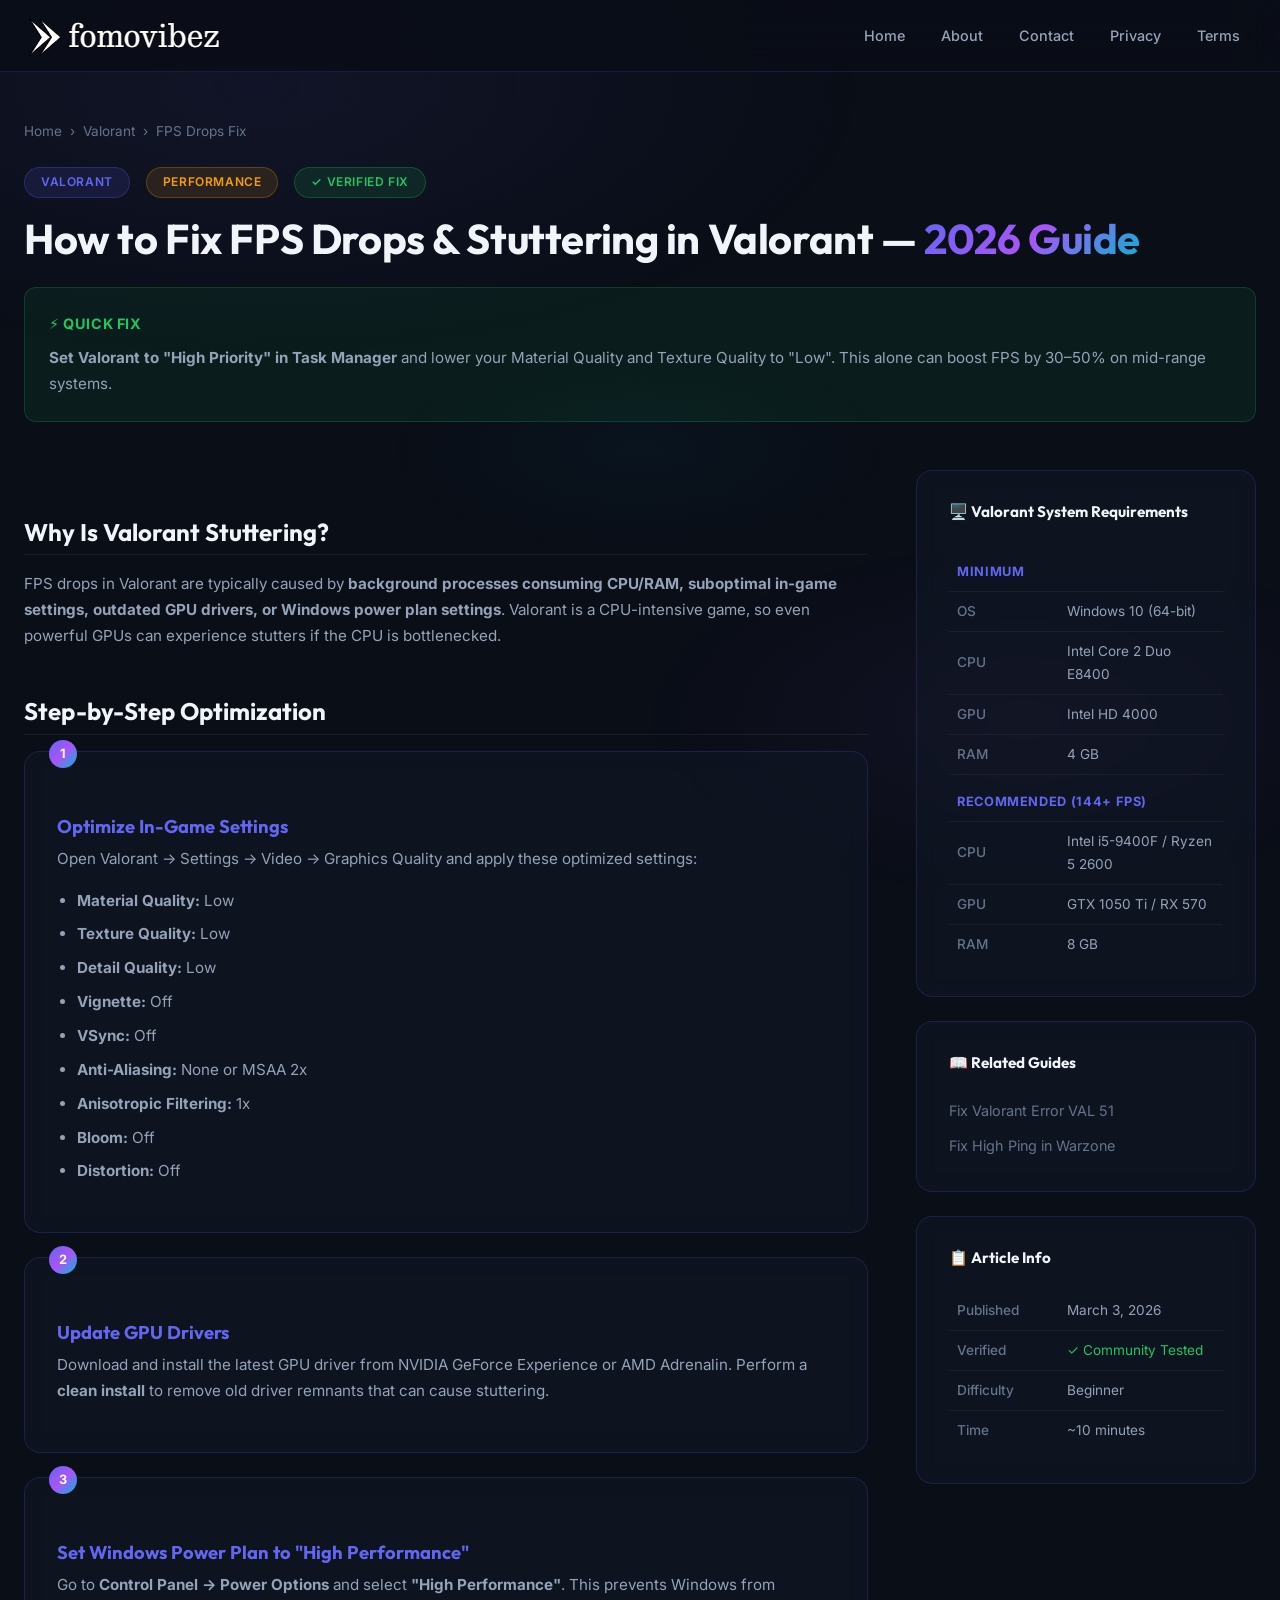
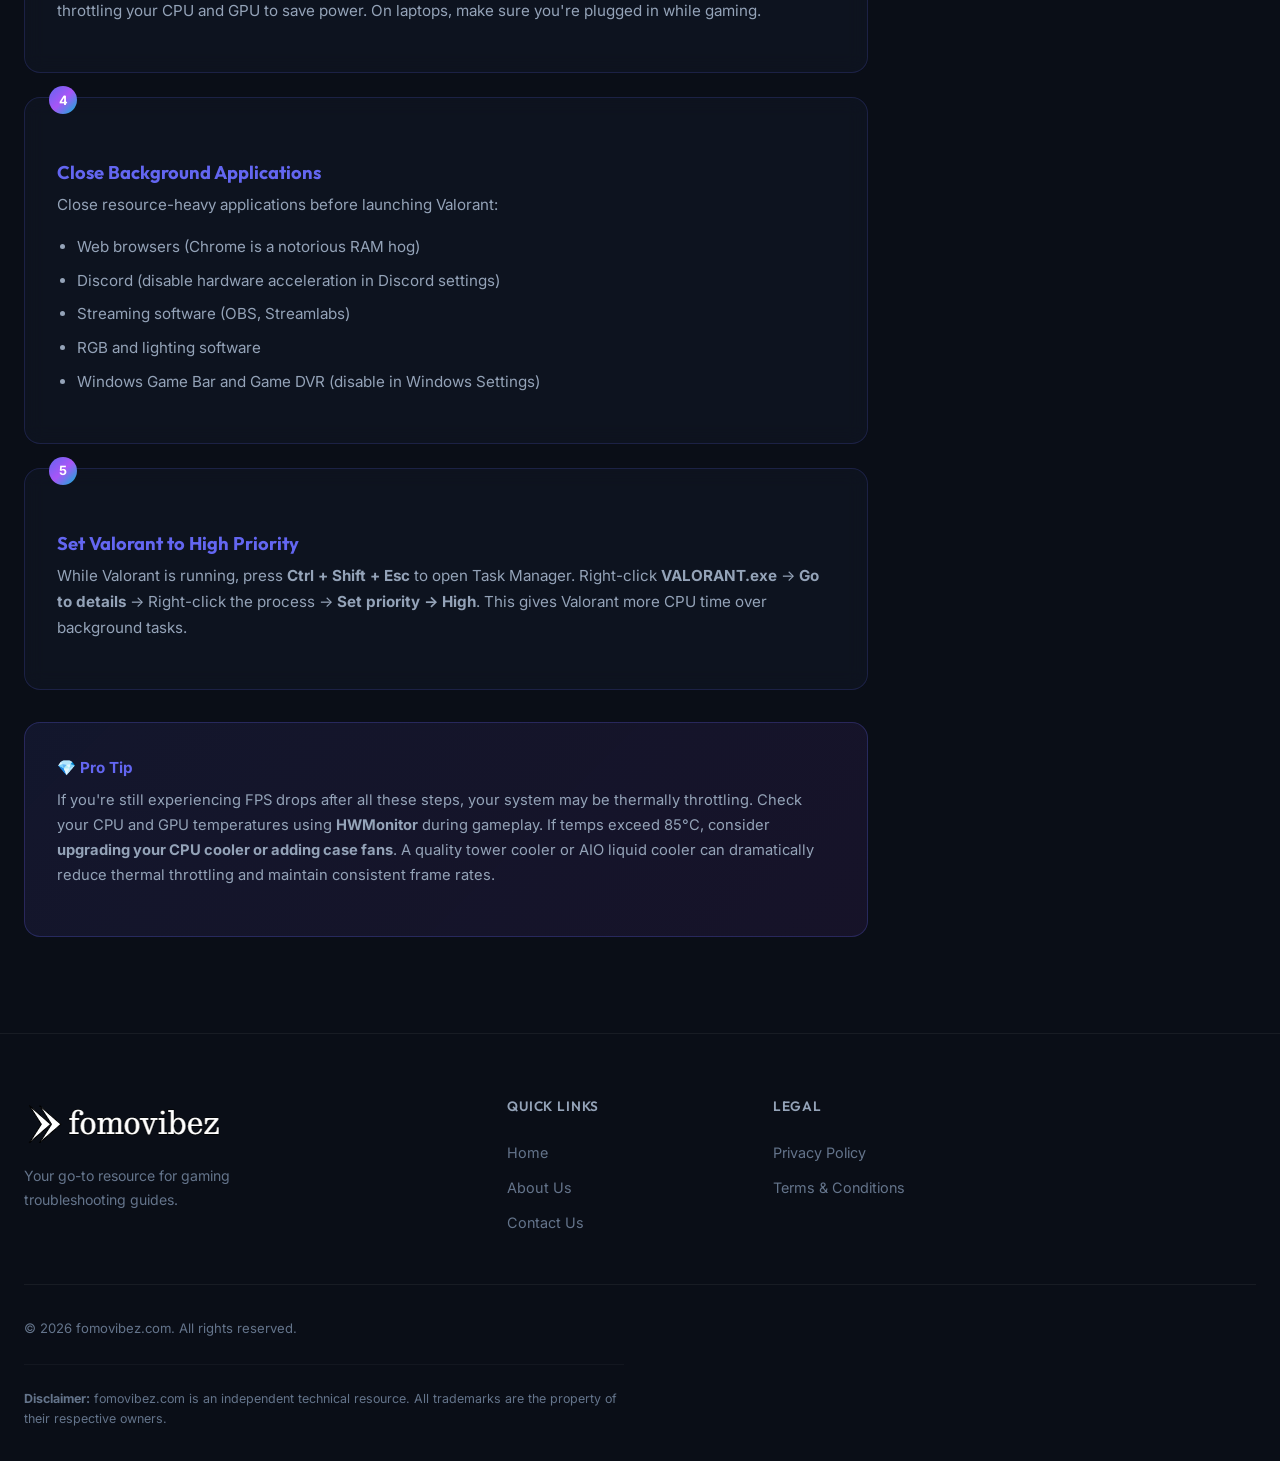
<file: guides/valorant-fps-drop-fix.html>
<!DOCTYPE html>
<html lang="en">
<head>
  <meta charset="UTF-8">
  <meta name="viewport" content="width=device-width, initial-scale=1.0">
  <title>How to Fix FPS Drops & Stuttering in Valorant — 2026 Guide | fomovibez.com</title>
  <meta name="description" content="Fix FPS drops and micro-stuttering in Valorant with optimized settings, driver updates, and system tweaks. Step-by-step 2026 guide.">
  <meta name="robots" content="index, follow">
  <link rel="preconnect" href="https://fonts.googleapis.com">
  <link rel="preconnect" href="https://fonts.gstatic.com" crossorigin>
  <link href="https://fonts.googleapis.com/css2?family=Inter:wght@400;500;600;700&family=Outfit:wght@600;700;800&family=JetBrains+Mono:wght@400;500&display=swap" rel="stylesheet">
  <link rel="stylesheet" href="../css/style.css">
  <link rel="icon" type="image/png" href="/favicon.png">
</head>
<body>
  <header class="header" id="header">
    <div class="container header__inner">
      <a href="../index.html" class="header__logo"><img src="/logo.png" alt="fomovibez.com"></a>
      <nav class="header__nav" id="main-nav">
        <a href="../index.html">Home</a><a href="../about.html">About</a><a href="../contact.html">Contact</a><a href="../privacy-policy.html">Privacy</a><a href="../terms.html">Terms</a>
      </nav>
      <button class="header__menu-toggle" id="menu-toggle" aria-label="Toggle menu"><span></span><span></span><span></span></button>
    </div>
  </header>

  <section class="guide-hero">
    <div class="container">
      <div class="guide-hero__breadcrumb"><a href="../index.html">Home</a> <span>›</span> <a href="../index.html">Valorant</a> <span>›</span> <span>FPS Drops Fix</span></div>
      <div class="guide-hero__meta">
        <span class="badge">Valorant</span><span class="badge badge--warning">Performance</span><span class="badge badge--success">✓ Verified Fix</span>
      </div>
      <h1 class="guide-hero__title">How to Fix FPS Drops &amp; Stuttering in Valorant — <span class="text-gradient">2026 Guide</span></h1>
      <div class="guide-hero__quick-fix">
        <div class="guide-hero__quick-fix-title">⚡ Quick Fix</div>
        <p><strong>Set Valorant to "High Priority" in Task Manager</strong> and lower your Material Quality and Texture Quality to "Low". This alone can boost FPS by 30–50% on mid-range systems.</p>
      </div>
    </div>
  </section>

  <section class="container">
    <div class="guide-layout">
      <article class="guide-content">
        <h2>Why Is Valorant Stuttering?</h2>
        <p>FPS drops in Valorant are typically caused by <strong>background processes consuming CPU/RAM, suboptimal in-game settings, outdated GPU drivers, or Windows power plan settings</strong>. Valorant is a CPU-intensive game, so even powerful GPUs can experience stutters if the CPU is bottlenecked.</p>

        <h2>Step-by-Step Optimization</h2>

        <div class="step-block">
          <div class="step-block__number">1</div>
          <h3 class="step-block__title">Optimize In-Game Settings</h3>
          <p class="step-block__text">Open Valorant → Settings → Video → Graphics Quality and apply these optimized settings:</p>
          <ul style="margin-top:0.75rem;padding-left:1.25rem;">
            <li><strong>Material Quality:</strong> Low</li>
            <li><strong>Texture Quality:</strong> Low</li>
            <li><strong>Detail Quality:</strong> Low</li>
            <li><strong>Vignette:</strong> Off</li>
            <li><strong>VSync:</strong> Off</li>
            <li><strong>Anti-Aliasing:</strong> None or MSAA 2x</li>
            <li><strong>Anisotropic Filtering:</strong> 1x</li>
            <li><strong>Bloom:</strong> Off</li>
            <li><strong>Distortion:</strong> Off</li>
          </ul>
        </div>

        <div class="step-block">
          <div class="step-block__number">2</div>
          <h3 class="step-block__title">Update GPU Drivers</h3>
          <p class="step-block__text">Download and install the latest GPU driver from NVIDIA GeForce Experience or AMD Adrenalin. Perform a <strong>clean install</strong> to remove old driver remnants that can cause stuttering.</p>
        </div>

        <div class="step-block">
          <div class="step-block__number">3</div>
          <h3 class="step-block__title">Set Windows Power Plan to "High Performance"</h3>
          <p class="step-block__text">Go to <strong>Control Panel → Power Options</strong> and select <strong>"High Performance"</strong>. This prevents Windows from throttling your CPU and GPU to save power. On laptops, make sure you're plugged in while gaming.</p>
        </div>

        <div class="step-block">
          <div class="step-block__number">4</div>
          <h3 class="step-block__title">Close Background Applications</h3>
          <p class="step-block__text">Close resource-heavy applications before launching Valorant:</p>
          <ul style="margin-top:0.75rem;padding-left:1.25rem;">
            <li>Web browsers (Chrome is a notorious RAM hog)</li>
            <li>Discord (disable hardware acceleration in Discord settings)</li>
            <li>Streaming software (OBS, Streamlabs)</li>
            <li>RGB and lighting software</li>
            <li>Windows Game Bar and Game DVR (disable in Windows Settings)</li>
          </ul>
        </div>

        <div class="step-block">
          <div class="step-block__number">5</div>
          <h3 class="step-block__title">Set Valorant to High Priority</h3>
          <p class="step-block__text">While Valorant is running, press <strong>Ctrl + Shift + Esc</strong> to open Task Manager. Right-click <strong>VALORANT.exe</strong> → <strong>Go to details</strong> → Right-click the process → <strong>Set priority → High</strong>. This gives Valorant more CPU time over background tasks.</p>
        </div>

        <div class="pro-tip">
          <div class="pro-tip__title">💎 Pro Tip</div>
          <p>If you're still experiencing FPS drops after all these steps, your system may be thermally throttling. Check your CPU and GPU temperatures using <strong>HWMonitor</strong> during gameplay. If temps exceed 85°C, consider <strong>upgrading your CPU cooler or adding case fans</strong>. A quality tower cooler or AIO liquid cooler can dramatically reduce thermal throttling and maintain consistent frame rates.</p>
        </div>
      </article>

      <aside class="guide-sidebar">
        <div class="sidebar-card">
          <h3 class="sidebar-card__title">🖥️ Valorant System Requirements</h3>
          <table class="specs-table">
            <tr><td colspan="2" class="specs-table__heading">Minimum</td></tr>
            <tr><th>OS</th><td>Windows 10 (64-bit)</td></tr>
            <tr><th>CPU</th><td>Intel Core 2 Duo E8400</td></tr>
            <tr><th>GPU</th><td>Intel HD 4000</td></tr>
            <tr><th>RAM</th><td>4 GB</td></tr>
            <tr><td colspan="2" class="specs-table__heading">Recommended (144+ FPS)</td></tr>
            <tr><th>CPU</th><td>Intel i5-9400F / Ryzen 5 2600</td></tr>
            <tr><th>GPU</th><td>GTX 1050 Ti / RX 570</td></tr>
            <tr><th>RAM</th><td>8 GB</td></tr>
          </table>
        </div>
        <div class="sidebar-card">
          <h3 class="sidebar-card__title">📖 Related Guides</h3>
          <ul class="footer__links">
            <li><a href="valorant-error-val-51.html">Fix Valorant Error VAL 51</a></li>
            <li><a href="warzone-high-ping-fix.html">Fix High Ping in Warzone</a></li>
          </ul>
        </div>
        <div class="sidebar-card">
          <h3 class="sidebar-card__title">📋 Article Info</h3>
          <table class="specs-table">
            <tr><th>Published</th><td>March 3, 2026</td></tr>
            <tr><th>Verified</th><td style="color:var(--success);">✓ Community Tested</td></tr>
            <tr><th>Difficulty</th><td>Beginner</td></tr>
            <tr><th>Time</th><td>~10 minutes</td></tr>
          </table>
        </div>
      </aside>
    </div>
  </section>

  <footer class="footer">
    <div class="container">
      <div class="footer__grid">
        <div class="footer__brand"><div class="footer__brand-logo"><a href="/"><img src="/logo.png" alt="fomovibez.com"></a></div><p class="footer__brand-text">Your go-to resource for gaming troubleshooting guides.</p></div>
        <div><h4 class="footer__heading">Quick Links</h4><ul class="footer__links"><li><a href="../index.html">Home</a></li><li><a href="../about.html">About Us</a></li><li><a href="../contact.html">Contact Us</a></li></ul></div>
        <div><h4 class="footer__heading">Legal</h4><ul class="footer__links"><li><a href="../privacy-policy.html">Privacy Policy</a></li><li><a href="../terms.html">Terms &amp; Conditions</a></li></ul></div>
        <div></div>
      </div>
      <div class="footer__bottom"><span>&copy; 2026 fomovibez.com. All rights reserved.</span></div>
      <p class="footer__disclaimer"><strong>Disclaimer:</strong> fomovibez.com is an independent technical resource. All trademarks are the property of their respective owners.</p>
    </div>
  </footer>
  <script src="../js/main.js"></script>
</body>
</html>
</file>
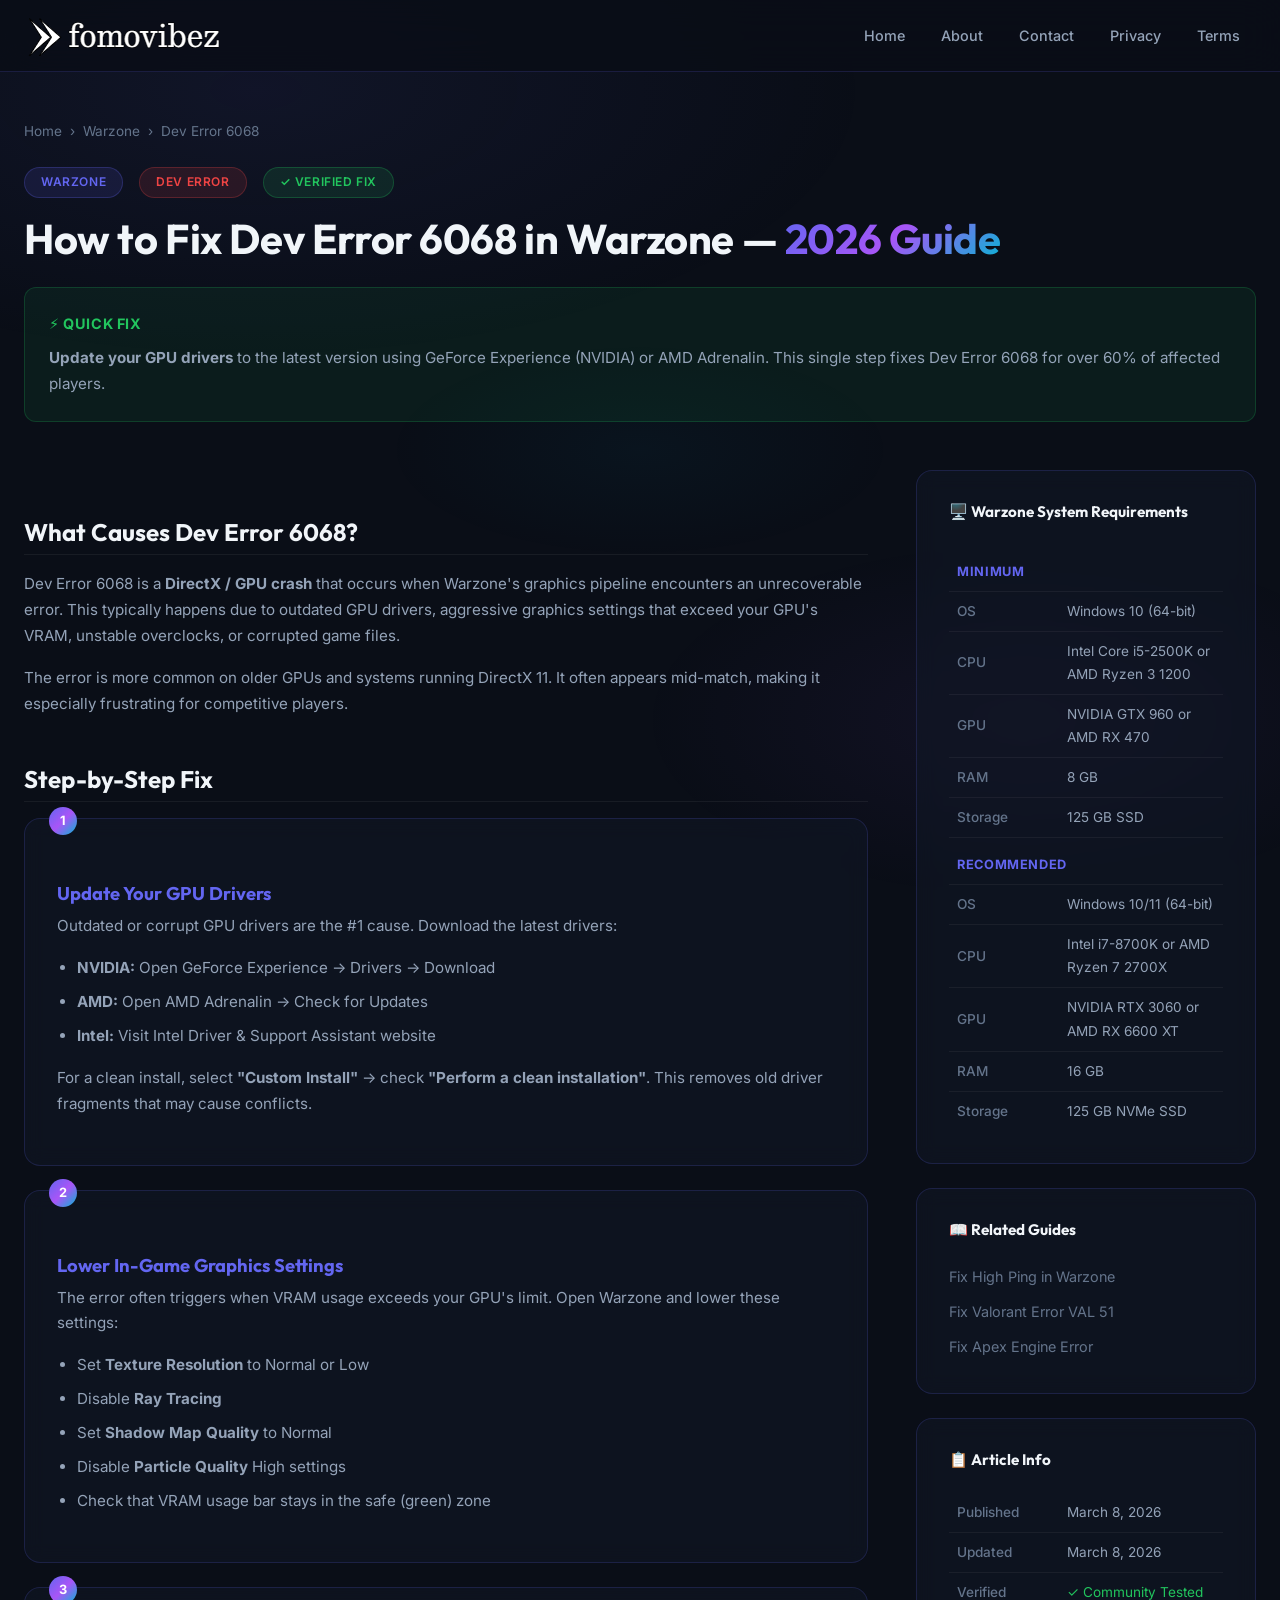
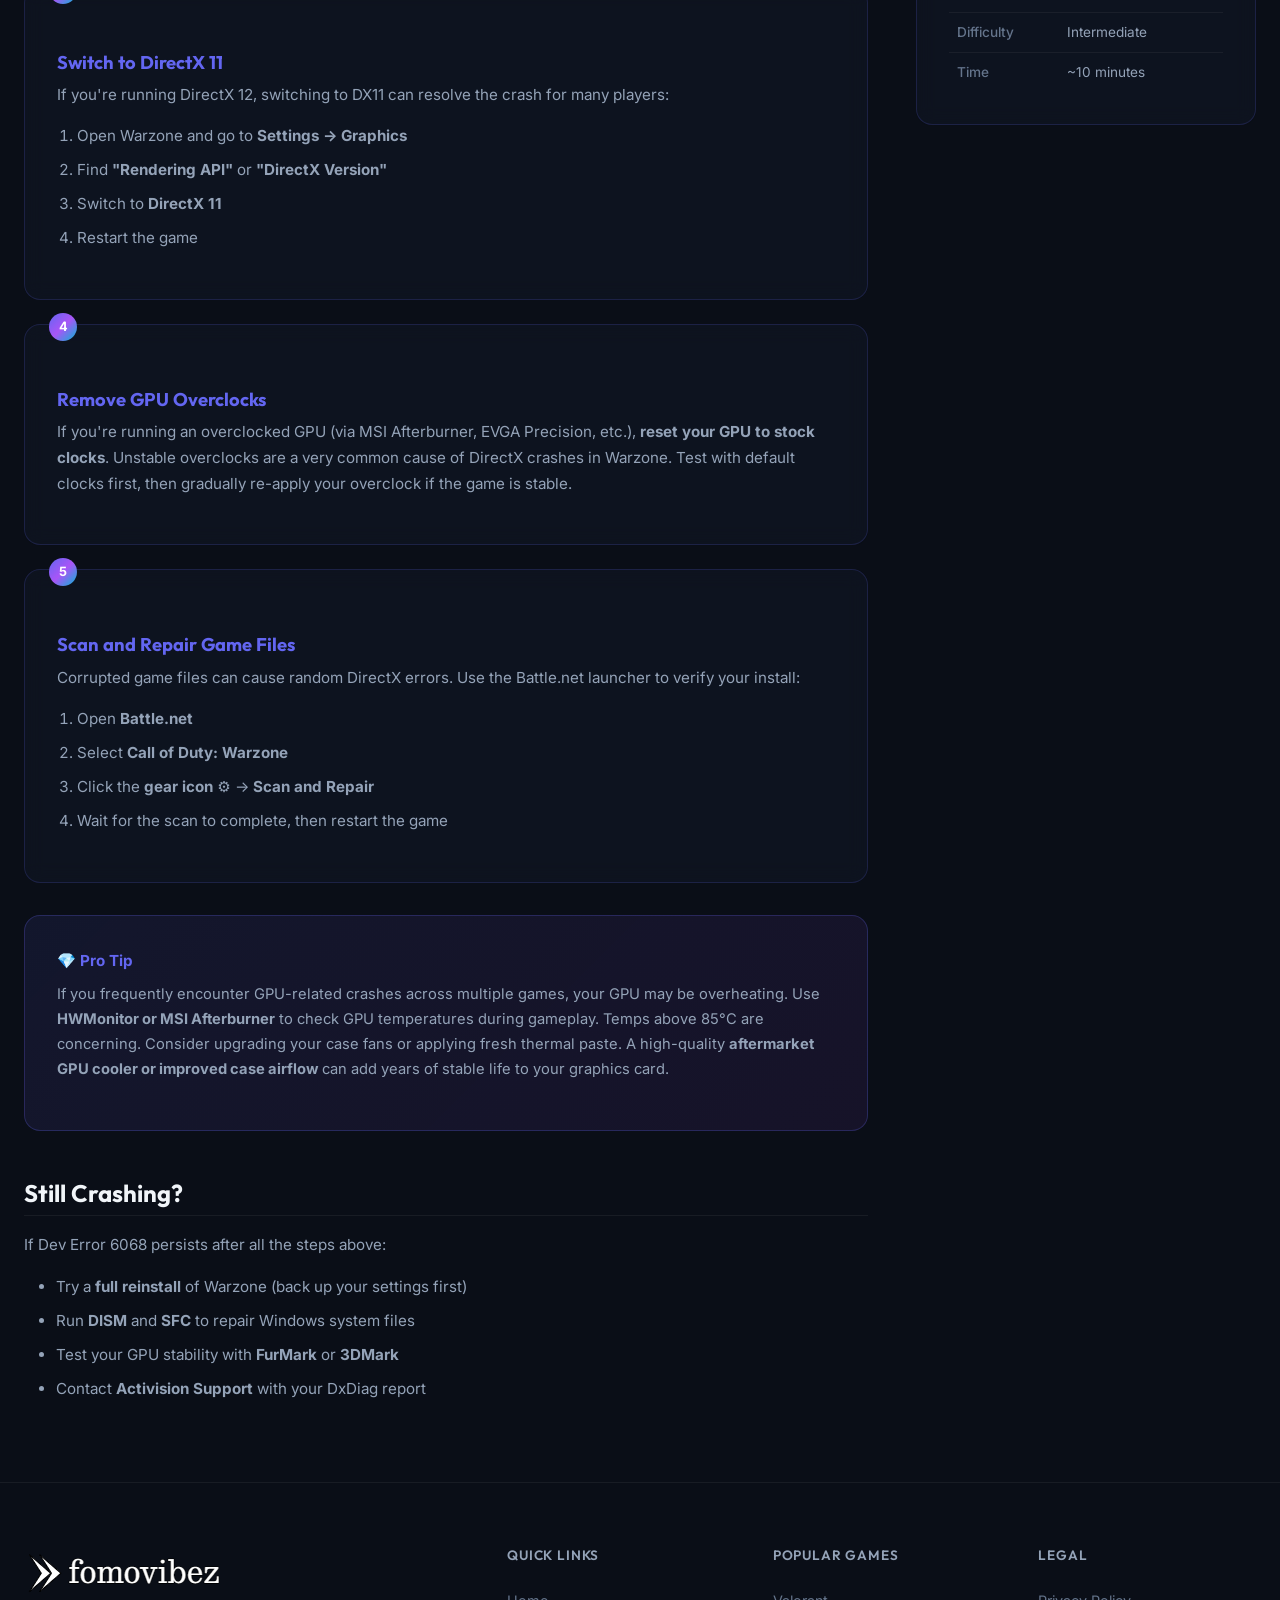
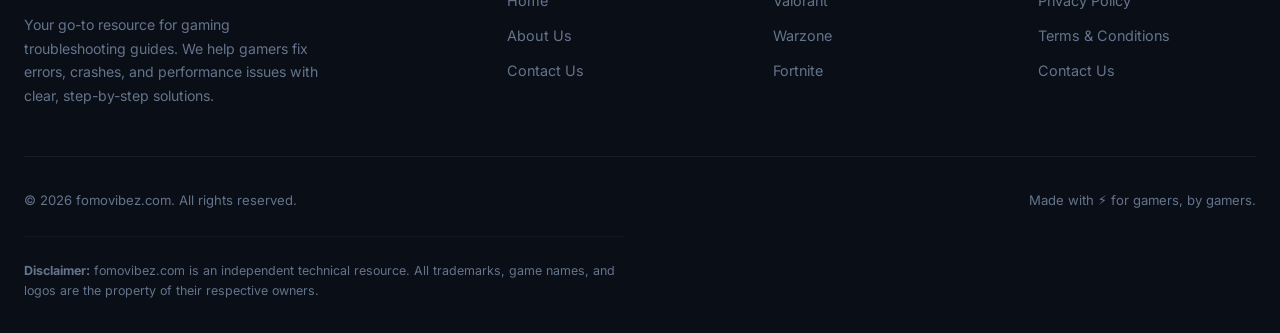
<file: guides/warzone-dev-error-6068.html>
<!DOCTYPE html>
<html lang="en">
<head>
  <meta charset="UTF-8">
  <meta name="viewport" content="width=device-width, initial-scale=1.0">
  <title>How to Fix Dev Error 6068 in Warzone — 2026 Guide | fomovibez.com</title>
  <meta name="description" content="Fix Warzone Dev Error 6068 with this 2026 guide. Step-by-step instructions to update GPU drivers, adjust graphics settings, and resolve DirectX crashes.">
  <meta name="robots" content="index, follow">
  <link rel="canonical" href="https://fomovibez.com/guides/warzone-dev-error-6068.html">
  <link rel="preconnect" href="https://fonts.googleapis.com">
  <link rel="preconnect" href="https://fonts.gstatic.com" crossorigin>
  <link href="https://fonts.googleapis.com/css2?family=Inter:wght@400;500;600;700&family=Outfit:wght@600;700;800&family=JetBrains+Mono:wght@400;500&display=swap" rel="stylesheet">
  <link rel="stylesheet" href="../css/style.css">
  <link rel="icon" type="image/png" href="/favicon.png">
</head>
<body>

  <!-- HEADER -->
  <header class="header" id="header">
    <div class="container header__inner">
      <a href="../index.html" class="header__logo">
        <img src="/logo.png" alt="fomovibez.com">
      </a>
      <nav class="header__nav" id="main-nav">
        <a href="../index.html">Home</a>
        <a href="../about.html">About</a>
        <a href="../contact.html">Contact</a>
        <a href="../privacy-policy.html">Privacy</a>
        <a href="../terms.html">Terms</a>
      </nav>
      <button class="header__menu-toggle" id="menu-toggle" aria-label="Toggle menu">
        <span></span><span></span><span></span>
      </button>
    </div>
  </header>

  <!-- GUIDE HERO -->
  <section class="guide-hero">
    <div class="container">
      <div class="guide-hero__breadcrumb">
        <a href="../index.html">Home</a> <span>›</span>
        <a href="../index.html">Warzone</a> <span>›</span>
        <span>Dev Error 6068</span>
      </div>
      <div class="guide-hero__meta">
        <span class="badge">Warzone</span>
        <span class="badge badge--danger">Dev Error</span>
        <span class="badge badge--success">✓ Verified Fix</span>
      </div>
      <h1 class="guide-hero__title">How to Fix Dev Error 6068 in Warzone — <span class="text-gradient">2026 Guide</span></h1>
      <div class="guide-hero__quick-fix">
        <div class="guide-hero__quick-fix-title">⚡ Quick Fix</div>
        <p><strong>Update your GPU drivers</strong> to the latest version using GeForce Experience (NVIDIA) or AMD Adrenalin. This single step fixes Dev Error 6068 for over 60% of affected players.</p>
      </div>
    </div>
  </section>

  <!-- GUIDE CONTENT -->
  <section class="container">
    <div class="guide-layout">
      <article class="guide-content">
        <h2>What Causes Dev Error 6068?</h2>
        <p>Dev Error 6068 is a <strong>DirectX / GPU crash</strong> that occurs when Warzone's graphics pipeline encounters an unrecoverable error. This typically happens due to outdated GPU drivers, aggressive graphics settings that exceed your GPU's VRAM, unstable overclocks, or corrupted game files.</p>
        <p>The error is more common on older GPUs and systems running DirectX 11. It often appears mid-match, making it especially frustrating for competitive players.</p>

        <h2>Step-by-Step Fix</h2>

        <div class="step-block">
          <div class="step-block__number">1</div>
          <h3 class="step-block__title">Update Your GPU Drivers</h3>
          <p class="step-block__text">Outdated or corrupt GPU drivers are the #1 cause. Download the latest drivers:</p>
          <ul style="margin-top:0.75rem;padding-left:1.25rem;">
            <li><strong>NVIDIA:</strong> Open GeForce Experience → Drivers → Download</li>
            <li><strong>AMD:</strong> Open AMD Adrenalin → Check for Updates</li>
            <li><strong>Intel:</strong> Visit Intel Driver &amp; Support Assistant website</li>
          </ul>
          <p class="step-block__text" style="margin-top:0.75rem;">For a clean install, select <strong>"Custom Install"</strong> → check <strong>"Perform a clean installation"</strong>. This removes old driver fragments that may cause conflicts.</p>
        </div>

        <div class="step-block">
          <div class="step-block__number">2</div>
          <h3 class="step-block__title">Lower In-Game Graphics Settings</h3>
          <p class="step-block__text">The error often triggers when VRAM usage exceeds your GPU's limit. Open Warzone and lower these settings:</p>
          <ul style="margin-top:0.75rem;padding-left:1.25rem;">
            <li>Set <strong>Texture Resolution</strong> to Normal or Low</li>
            <li>Disable <strong>Ray Tracing</strong></li>
            <li>Set <strong>Shadow Map Quality</strong> to Normal</li>
            <li>Disable <strong>Particle Quality</strong> High settings</li>
            <li>Check that VRAM usage bar stays in the safe (green) zone</li>
          </ul>
        </div>

        <div class="step-block">
          <div class="step-block__number">3</div>
          <h3 class="step-block__title">Switch to DirectX 11</h3>
          <p class="step-block__text">If you're running DirectX 12, switching to DX11 can resolve the crash for many players:</p>
          <ol style="margin-top:0.75rem;padding-left:1.25rem;">
            <li>Open Warzone and go to <strong>Settings → Graphics</strong></li>
            <li>Find <strong>"Rendering API"</strong> or <strong>"DirectX Version"</strong></li>
            <li>Switch to <strong>DirectX 11</strong></li>
            <li>Restart the game</li>
          </ol>
        </div>

        <div class="step-block">
          <div class="step-block__number">4</div>
          <h3 class="step-block__title">Remove GPU Overclocks</h3>
          <p class="step-block__text">If you're running an overclocked GPU (via MSI Afterburner, EVGA Precision, etc.), <strong>reset your GPU to stock clocks</strong>. Unstable overclocks are a very common cause of DirectX crashes in Warzone. Test with default clocks first, then gradually re-apply your overclock if the game is stable.</p>
        </div>

        <div class="step-block">
          <div class="step-block__number">5</div>
          <h3 class="step-block__title">Scan and Repair Game Files</h3>
          <p class="step-block__text">Corrupted game files can cause random DirectX errors. Use the Battle.net launcher to verify your install:</p>
          <ol style="margin-top:0.75rem;padding-left:1.25rem;">
            <li>Open <strong>Battle.net</strong></li>
            <li>Select <strong>Call of Duty: Warzone</strong></li>
            <li>Click the <strong>gear icon ⚙️</strong> → <strong>Scan and Repair</strong></li>
            <li>Wait for the scan to complete, then restart the game</li>
          </ol>
        </div>

        <!-- Pro Tip -->
        <div class="pro-tip">
          <div class="pro-tip__title">💎 Pro Tip</div>
          <p>If you frequently encounter GPU-related crashes across multiple games, your GPU may be overheating. Use <strong>HWMonitor or MSI Afterburner</strong> to check GPU temperatures during gameplay. Temps above 85°C are concerning. Consider upgrading your case fans or applying fresh thermal paste. A high-quality <strong>aftermarket GPU cooler or improved case airflow</strong> can add years of stable life to your graphics card.</p>
        </div>

        <h2>Still Crashing?</h2>
        <p>If Dev Error 6068 persists after all the steps above:</p>
        <ul>
          <li>Try a <strong>full reinstall</strong> of Warzone (back up your settings first)</li>
          <li>Run <strong>DISM</strong> and <strong>SFC</strong> to repair Windows system files</li>
          <li>Test your GPU stability with <strong>FurMark</strong> or <strong>3DMark</strong></li>
          <li>Contact <strong>Activision Support</strong> with your DxDiag report</li>
        </ul>
      </article>

      <!-- Sidebar -->
      <aside class="guide-sidebar">
        <div class="sidebar-card">
          <h3 class="sidebar-card__title">🖥️ Warzone System Requirements</h3>
          <table class="specs-table">
            <tr><td colspan="2" class="specs-table__heading">Minimum</td></tr>
            <tr><th>OS</th><td>Windows 10 (64-bit)</td></tr>
            <tr><th>CPU</th><td>Intel Core i5-2500K or AMD Ryzen 3 1200</td></tr>
            <tr><th>GPU</th><td>NVIDIA GTX 960 or AMD RX 470</td></tr>
            <tr><th>RAM</th><td>8 GB</td></tr>
            <tr><th>Storage</th><td>125 GB SSD</td></tr>
            <tr><td colspan="2" class="specs-table__heading">Recommended</td></tr>
            <tr><th>OS</th><td>Windows 10/11 (64-bit)</td></tr>
            <tr><th>CPU</th><td>Intel i7-8700K or AMD Ryzen 7 2700X</td></tr>
            <tr><th>GPU</th><td>NVIDIA RTX 3060 or AMD RX 6600 XT</td></tr>
            <tr><th>RAM</th><td>16 GB</td></tr>
            <tr><th>Storage</th><td>125 GB NVMe SSD</td></tr>
          </table>
        </div>
        <div class="sidebar-card">
          <h3 class="sidebar-card__title">📖 Related Guides</h3>
          <ul class="footer__links">
            <li><a href="warzone-high-ping-fix.html">Fix High Ping in Warzone</a></li>
            <li><a href="valorant-error-val-51.html">Fix Valorant Error VAL 51</a></li>
            <li><a href="apex-legends-engine-error.html">Fix Apex Engine Error</a></li>
          </ul>
        </div>
        <div class="sidebar-card">
          <h3 class="sidebar-card__title">📋 Article Info</h3>
          <table class="specs-table">
            <tr><th>Published</th><td>March 8, 2026</td></tr>
            <tr><th>Updated</th><td>March 8, 2026</td></tr>
            <tr><th>Verified</th><td style="color:var(--success);">✓ Community Tested</td></tr>
            <tr><th>Difficulty</th><td>Intermediate</td></tr>
            <tr><th>Time</th><td>~10 minutes</td></tr>
          </table>
        </div>
      </aside>
    </div>
  </section>

  <!-- FOOTER -->
  <footer class="footer">
    <div class="container">
      <div class="footer__grid">
        <div class="footer__brand">
          <div class="footer__brand-logo"><a href="/"><img src="/logo.png" alt="fomovibez.com"></a></div>
          <p class="footer__brand-text">Your go-to resource for gaming troubleshooting guides. We help gamers fix errors, crashes, and performance issues with clear, step-by-step solutions.</p>
        </div>
        <div>
          <h4 class="footer__heading">Quick Links</h4>
          <ul class="footer__links">
            <li><a href="../index.html">Home</a></li>
            <li><a href="../about.html">About Us</a></li>
            <li><a href="../contact.html">Contact Us</a></li>
          </ul>
        </div>
        <div>
          <h4 class="footer__heading">Popular Games</h4>
          <ul class="footer__links">
            <li><a href="../index.html">Valorant</a></li>
            <li><a href="../index.html">Warzone</a></li>
            <li><a href="../index.html">Fortnite</a></li>
          </ul>
        </div>
        <div>
          <h4 class="footer__heading">Legal</h4>
          <ul class="footer__links">
            <li><a href="../privacy-policy.html">Privacy Policy</a></li>
            <li><a href="../terms.html">Terms &amp; Conditions</a></li>
            <li><a href="../contact.html">Contact Us</a></li>
          </ul>
        </div>
      </div>
      <div class="footer__bottom">
        <span>&copy; 2026 fomovibez.com. All rights reserved.</span>
        <span>Made with ⚡ for gamers, by gamers.</span>
      </div>
      <p class="footer__disclaimer"><strong>Disclaimer:</strong> fomovibez.com is an independent technical resource. All trademarks, game names, and logos are the property of their respective owners.</p>
    </div>
  </footer>
  <script src="../js/main.js"></script>
</body>
</html>
</file>
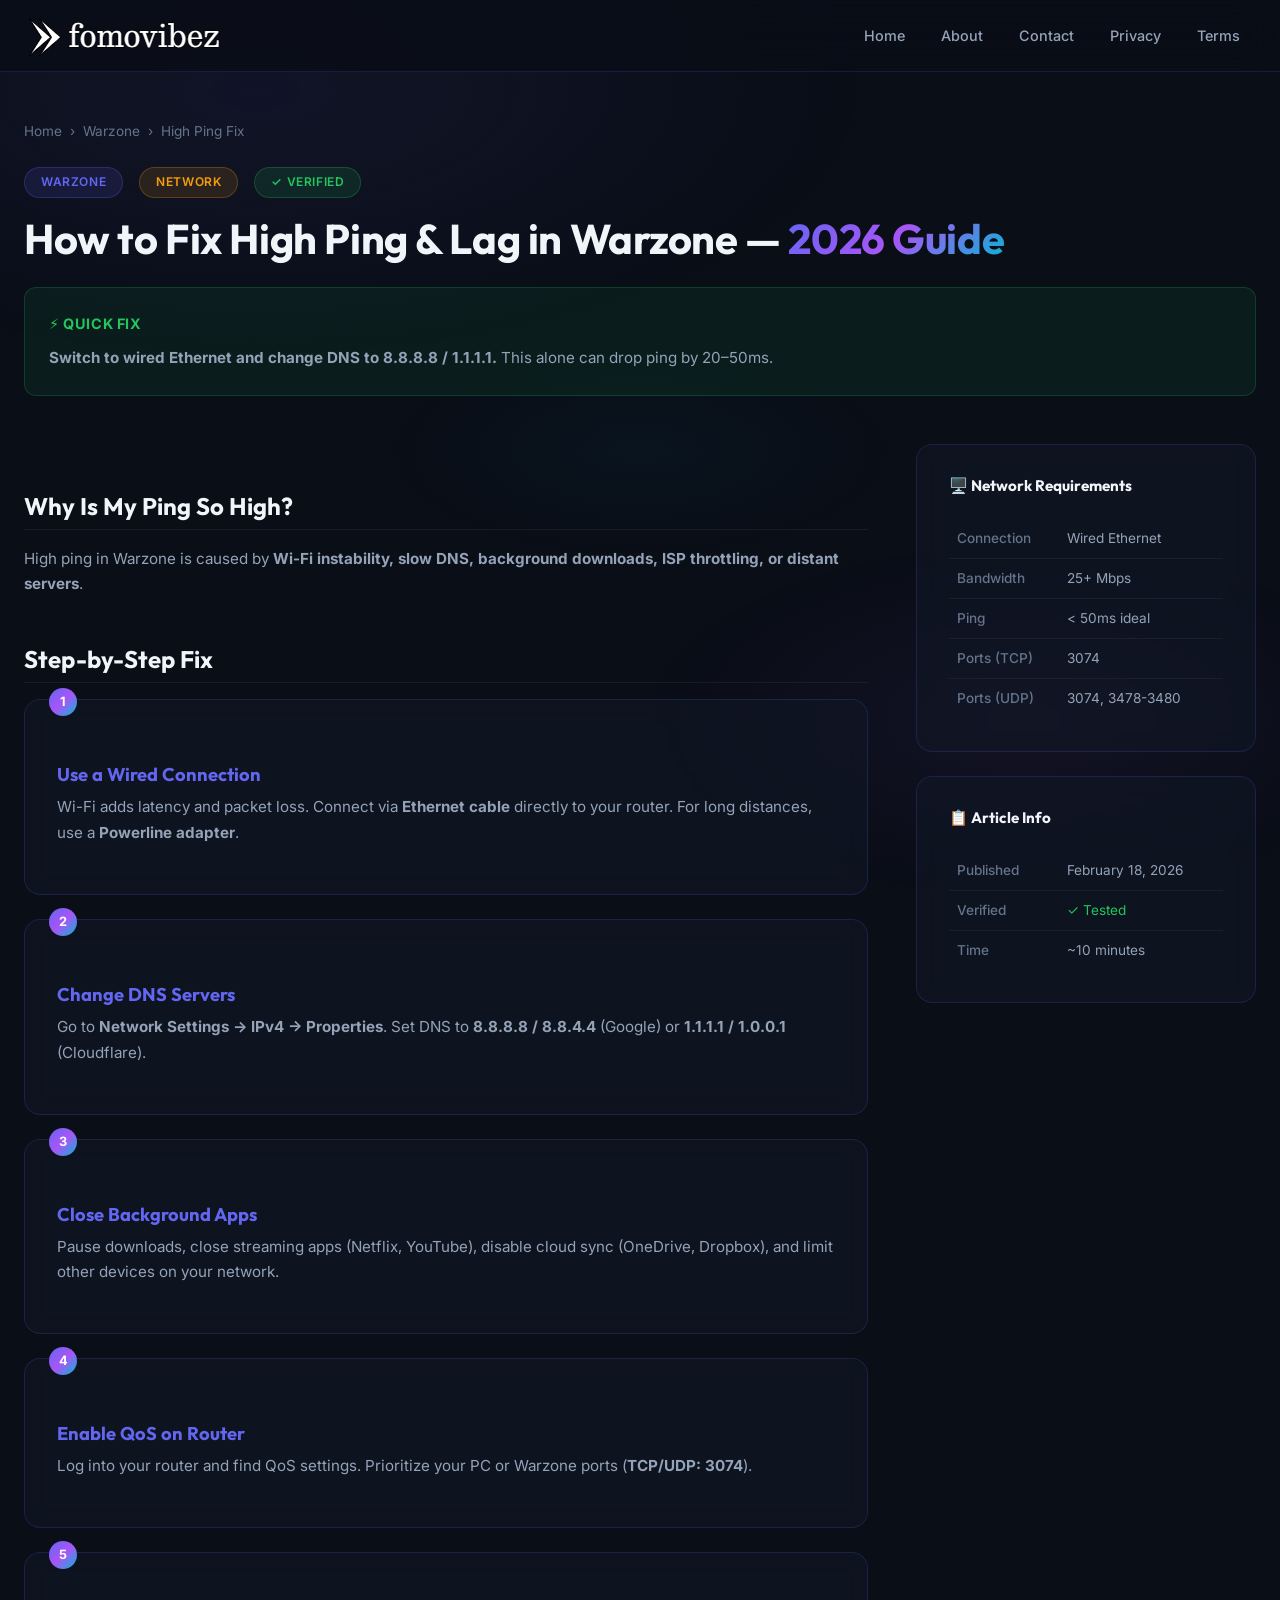
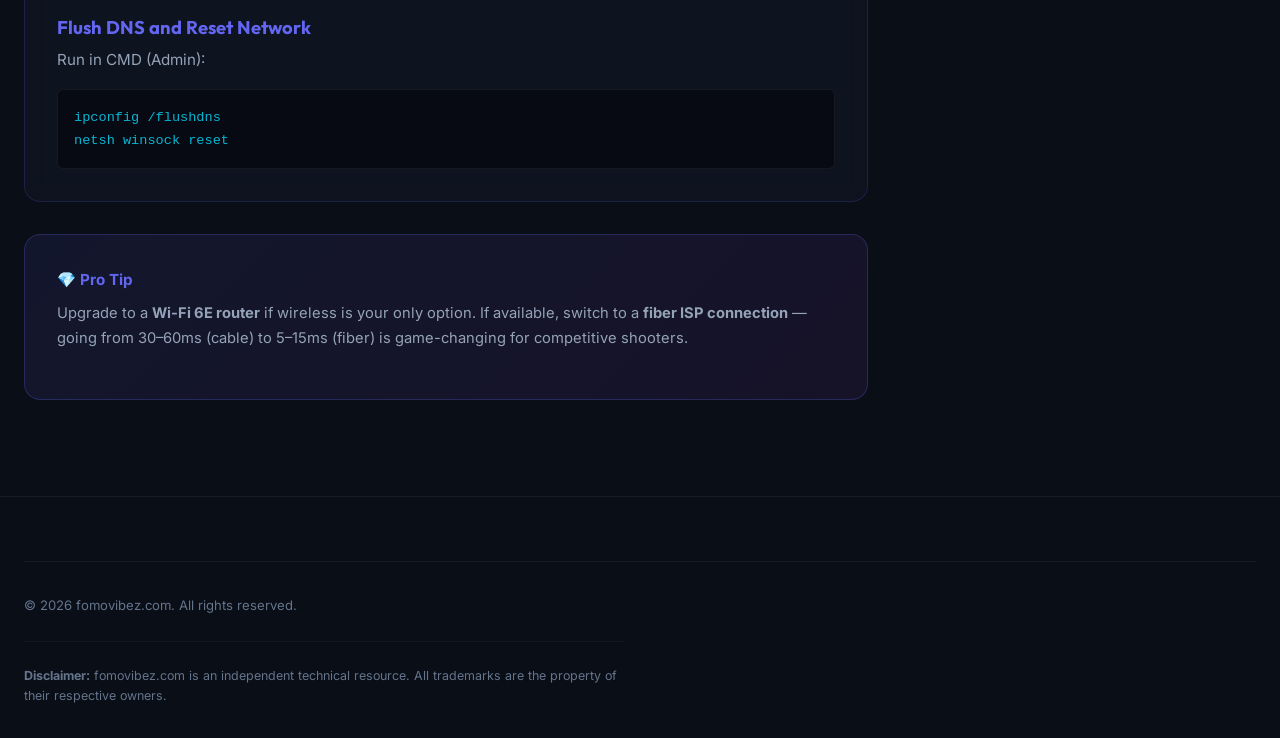
<file: guides/warzone-high-ping-fix.html>
<!DOCTYPE html>
<html lang="en">
<head>
  <meta charset="UTF-8">
  <meta name="viewport" content="width=device-width, initial-scale=1.0">
  <title>How to Fix High Ping in Warzone — 2026 | fomovibez.com</title>
  <meta name="description" content="Fix high ping and lag in Warzone with DNS, Ethernet, and network optimization. Step-by-step 2026 guide.">
  <link rel="preconnect" href="https://fonts.googleapis.com">
  <link rel="preconnect" href="https://fonts.gstatic.com" crossorigin>
  <link href="https://fonts.googleapis.com/css2?family=Inter:wght@400;500;600;700&family=Outfit:wght@600;700;800&display=swap" rel="stylesheet">
  <link rel="stylesheet" href="../css/style.css">
  <link rel="icon" type="image/png" href="/favicon.png">
</head>
<body>
  <header class="header" id="header">
    <div class="container header__inner">
      <a href="../index.html" class="header__logo"><img src="/logo.png" alt="fomovibez.com"></a>
      <nav class="header__nav" id="main-nav"><a href="../index.html">Home</a><a href="../about.html">About</a><a href="../contact.html">Contact</a><a href="../privacy-policy.html">Privacy</a><a href="../terms.html">Terms</a></nav>
      <button class="header__menu-toggle" id="menu-toggle" aria-label="Toggle menu"><span></span><span></span><span></span></button>
    </div>
  </header>

  <section class="guide-hero">
    <div class="container">
      <div class="guide-hero__breadcrumb"><a href="../index.html">Home</a> <span>›</span> <a href="../index.html">Warzone</a> <span>›</span> <span>High Ping Fix</span></div>
      <div class="guide-hero__meta"><span class="badge">Warzone</span><span class="badge badge--warning">Network</span><span class="badge badge--success">✓ Verified</span></div>
      <h1 class="guide-hero__title">How to Fix High Ping &amp; Lag in Warzone — <span class="text-gradient">2026 Guide</span></h1>
      <div class="guide-hero__quick-fix">
        <div class="guide-hero__quick-fix-title">⚡ Quick Fix</div>
        <p><strong>Switch to wired Ethernet and change DNS to 8.8.8.8 / 1.1.1.1.</strong> This alone can drop ping by 20–50ms.</p>
      </div>
    </div>
  </section>

  <section class="container">
    <div class="guide-layout">
      <article class="guide-content">
        <h2>Why Is My Ping So High?</h2>
        <p>High ping in Warzone is caused by <strong>Wi-Fi instability, slow DNS, background downloads, ISP throttling, or distant servers</strong>.</p>

        <h2>Step-by-Step Fix</h2>

        <div class="step-block">
          <div class="step-block__number">1</div>
          <h3 class="step-block__title">Use a Wired Connection</h3>
          <p class="step-block__text">Wi-Fi adds latency and packet loss. Connect via <strong>Ethernet cable</strong> directly to your router. For long distances, use a <strong>Powerline adapter</strong>.</p>
        </div>

        <div class="step-block">
          <div class="step-block__number">2</div>
          <h3 class="step-block__title">Change DNS Servers</h3>
          <p class="step-block__text">Go to <strong>Network Settings → IPv4 → Properties</strong>. Set DNS to <strong>8.8.8.8 / 8.8.4.4</strong> (Google) or <strong>1.1.1.1 / 1.0.0.1</strong> (Cloudflare).</p>
        </div>

        <div class="step-block">
          <div class="step-block__number">3</div>
          <h3 class="step-block__title">Close Background Apps</h3>
          <p class="step-block__text">Pause downloads, close streaming apps (Netflix, YouTube), disable cloud sync (OneDrive, Dropbox), and limit other devices on your network.</p>
        </div>

        <div class="step-block">
          <div class="step-block__number">4</div>
          <h3 class="step-block__title">Enable QoS on Router</h3>
          <p class="step-block__text">Log into your router and find QoS settings. Prioritize your PC or Warzone ports (<strong>TCP/UDP: 3074</strong>).</p>
        </div>

        <div class="step-block">
          <div class="step-block__number">5</div>
          <h3 class="step-block__title">Flush DNS and Reset Network</h3>
          <p class="step-block__text">Run in CMD (Admin):</p>
          <div class="step-block__code">ipconfig /flushdns<br>netsh winsock reset</div>
        </div>

        <div class="pro-tip">
          <div class="pro-tip__title">💎 Pro Tip</div>
          <p>Upgrade to a <strong>Wi-Fi 6E router</strong> if wireless is your only option. If available, switch to a <strong>fiber ISP connection</strong> — going from 30–60ms (cable) to 5–15ms (fiber) is game-changing for competitive shooters.</p>
        </div>
      </article>

      <aside class="guide-sidebar">
        <div class="sidebar-card">
          <h3 class="sidebar-card__title">🖥️ Network Requirements</h3>
          <table class="specs-table">
            <tr><th>Connection</th><td>Wired Ethernet</td></tr>
            <tr><th>Bandwidth</th><td>25+ Mbps</td></tr>
            <tr><th>Ping</th><td>&lt; 50ms ideal</td></tr>
            <tr><th>Ports (TCP)</th><td>3074</td></tr>
            <tr><th>Ports (UDP)</th><td>3074, 3478-3480</td></tr>
          </table>
        </div>
        <div class="sidebar-card">
          <h3 class="sidebar-card__title">📋 Article Info</h3>
          <table class="specs-table">
            <tr><th>Published</th><td>February 18, 2026</td></tr>
            <tr><th>Verified</th><td style="color:var(--success);">✓ Tested</td></tr>
            <tr><th>Time</th><td>~10 minutes</td></tr>
          </table>
        </div>
      </aside>
    </div>
  </section>

  <footer class="footer">
    <div class="container">
      <div class="footer__bottom"><span>&copy; 2026 fomovibez.com. All rights reserved.</span></div>
      <p class="footer__disclaimer"><strong>Disclaimer:</strong> fomovibez.com is an independent technical resource. All trademarks are the property of their respective owners.</p>
    </div>
  </footer>
  <script src="../js/main.js"></script>
</body>
</html>
</file>
<file: css/style.css>
/* ===== DESIGN TOKENS ===== */
:root {
  /* Colors */
  --bg-primary: #0a0e17;
  --bg-secondary: #111827;
  --bg-card: rgba(17, 24, 39, 0.7);
  --bg-glass: rgba(17, 24, 39, 0.55);
  --border-glass: rgba(99, 102, 241, 0.18);
  --accent-primary: #6366f1;
  --accent-secondary: #a855f7;
  --accent-tertiary: #06b6d4;
  --accent-gradient: linear-gradient(135deg, #6366f1 0%, #a855f7 50%, #06b6d4 100%);
  --accent-gradient-hover: linear-gradient(135deg, #818cf8 0%, #c084fc 50%, #22d3ee 100%);
  --text-primary: #f1f5f9;
  --text-secondary: #94a3b8;
  --text-muted: #64748b;
  --success: #22c55e;
  --warning: #f59e0b;
  --danger: #ef4444;
  --info: #3b82f6;

  /* Typography */
  --font-primary: 'Inter', 'Segoe UI', system-ui, -apple-system, sans-serif;
  --font-heading: 'Outfit', 'Inter', sans-serif;
  --font-mono: 'JetBrains Mono', 'Fira Code', monospace;

  /* Spacing */
  --space-xs: 0.25rem;
  --space-sm: 0.5rem;
  --space-md: 1rem;
  --space-lg: 1.5rem;
  --space-xl: 2rem;
  --space-2xl: 3rem;
  --space-3xl: 4rem;

  /* Border Radius */
  --radius-sm: 6px;
  --radius-md: 12px;
  --radius-lg: 16px;
  --radius-xl: 24px;
  --radius-full: 9999px;

  /* Shadows */
  --shadow-sm: 0 2px 8px rgba(0, 0, 0, 0.3);
  --shadow-md: 0 4px 20px rgba(0, 0, 0, 0.4);
  --shadow-lg: 0 8px 40px rgba(0, 0, 0, 0.5);
  --shadow-glow: 0 0 30px rgba(99, 102, 241, 0.15);
  --shadow-glow-hover: 0 0 40px rgba(99, 102, 241, 0.25);

  /* Transitions */
  --transition-fast: 150ms ease;
  --transition-base: 250ms ease;
  --transition-slow: 400ms ease;

  /* Layout */
  --max-width: 1280px;
  --header-height: 72px;
}

/* ===== RESET & BASE ===== */
*, *::before, *::after {
  margin: 0;
  padding: 0;
  box-sizing: border-box;
}

html {
  scroll-behavior: smooth;
  -webkit-font-smoothing: antialiased;
  -moz-osx-font-smoothing: grayscale;
}

body {
  font-family: var(--font-primary);
  background-color: var(--bg-primary);
  color: var(--text-primary);
  line-height: 1.7;
  min-height: 100vh;
  overflow-x: hidden;
}

body::before {
  content: '';
  position: fixed;
  top: 0;
  left: 0;
  width: 100%;
  height: 100%;
  background:
    radial-gradient(ellipse 80% 50% at 20% 10%, rgba(99, 102, 241, 0.08) 0%, transparent 60%),
    radial-gradient(ellipse 60% 40% at 80% 80%, rgba(168, 85, 247, 0.06) 0%, transparent 50%),
    radial-gradient(ellipse 50% 30% at 50% 50%, rgba(6, 182, 212, 0.04) 0%, transparent 40%);
  pointer-events: none;
  z-index: 0;
}

a {
  color: var(--accent-primary);
  text-decoration: none;
  transition: color var(--transition-fast);
}

a:hover {
  color: var(--accent-tertiary);
}

img {
  max-width: 100%;
  display: block;
}

h1, h2, h3, h4, h5, h6 {
  font-family: var(--font-heading);
  font-weight: 700;
  line-height: 1.2;
  color: var(--text-primary);
}

/* ===== UTILITY CLASSES ===== */
.container {
  max-width: var(--max-width);
  margin: 0 auto;
  padding: 0 var(--space-lg);
  position: relative;
  z-index: 1;
}

.section {
  padding: var(--space-3xl) 0;
}

.text-gradient {
  background: var(--accent-gradient);
  -webkit-background-clip: text;
  -webkit-text-fill-color: transparent;
  background-clip: text;
}

.badge {
  display: inline-flex;
  align-items: center;
  gap: var(--space-xs);
  padding: var(--space-xs) var(--space-md);
  background: rgba(99, 102, 241, 0.12);
  border: 1px solid rgba(99, 102, 241, 0.25);
  border-radius: var(--radius-full);
  font-size: 0.75rem;
  font-weight: 600;
  text-transform: uppercase;
  letter-spacing: 0.05em;
  color: var(--accent-primary);
}

.badge--success {
  background: rgba(34, 197, 94, 0.12);
  border-color: rgba(34, 197, 94, 0.25);
  color: var(--success);
}

.badge--warning {
  background: rgba(245, 158, 11, 0.12);
  border-color: rgba(245, 158, 11, 0.25);
  color: var(--warning);
}

.badge--danger {
  background: rgba(239, 68, 68, 0.12);
  border-color: rgba(239, 68, 68, 0.25);
  color: var(--danger);
}

.btn {
  display: inline-flex;
  align-items: center;
  gap: var(--space-sm);
  padding: 0.75rem 1.5rem;
  border: none;
  border-radius: var(--radius-md);
  font-family: var(--font-primary);
  font-size: 0.9rem;
  font-weight: 600;
  cursor: pointer;
  transition: all var(--transition-base);
  text-decoration: none;
  position: relative;
  overflow: hidden;
}

.btn--primary {
  background: var(--accent-gradient);
  color: white;
  box-shadow: 0 4px 15px rgba(99, 102, 241, 0.3);
}

.btn--primary:hover {
  background: var(--accent-gradient-hover);
  box-shadow: 0 6px 25px rgba(99, 102, 241, 0.45);
  transform: translateY(-2px);
  color: white;
}

.btn--outline {
  background: transparent;
  color: var(--accent-primary);
  border: 1.5px solid rgba(99, 102, 241, 0.4);
}

.btn--outline:hover {
  background: rgba(99, 102, 241, 0.1);
  border-color: var(--accent-primary);
  color: var(--accent-primary);
  transform: translateY(-2px);
}

.btn--ghost {
  background: transparent;
  color: var(--text-secondary);
}

.btn--ghost:hover {
  background: rgba(255, 255, 255, 0.05);
  color: var(--text-primary);
}

/* ===== HEADER / NAVIGATION ===== */
.header {
  position: fixed;
  top: 0;
  left: 0;
  right: 0;
  height: var(--header-height);
  z-index: 1000;
  transition: all var(--transition-base);
}

.header::before {
  content: '';
  position: absolute;
  inset: 0;
  background: rgba(10, 14, 23, 0.85);
  backdrop-filter: blur(20px);
  -webkit-backdrop-filter: blur(20px);
  border-bottom: 1px solid var(--border-glass);
}

.header__inner {
  display: flex;
  align-items: center;
  justify-content: space-between;
  height: 100%;
  position: relative;
  z-index: 1;
}

.header__logo {
  display: flex;
  align-items: center;
  gap: var(--space-sm);
  font-family: var(--font-heading);
  font-size: 1.4rem;
  font-weight: 800;
  color: var(--text-primary);
  text-decoration: none;
}

.header__logo-icon {
  width: 36px;
  height: 36px;
  background: var(--accent-gradient);
  border-radius: var(--radius-sm);
  display: flex;
  align-items: center;
  justify-content: center;
  font-size: 1.1rem;
}

.header__nav {
  display: flex;
  align-items: center;
  gap: var(--space-xs);
}

.header__nav a {
  padding: 0.5rem 1rem;
  color: var(--text-secondary);
  font-size: 0.9rem;
  font-weight: 500;
  border-radius: var(--radius-sm);
  transition: all var(--transition-fast);
}

.header__nav a:hover,
.header__nav a.active {
  color: var(--text-primary);
  background: rgba(255, 255, 255, 0.05);
}

.header__nav a.active {
  color: var(--accent-primary);
}

/* Mobile menu toggle */
.header__menu-toggle {
  display: none;
  flex-direction: column;
  gap: 5px;
  background: none;
  border: none;
  cursor: pointer;
  padding: 4px;
  z-index: 1001;
}

.header__menu-toggle span {
  width: 24px;
  height: 2px;
  background: var(--text-primary);
  border-radius: 2px;
  transition: all var(--transition-fast);
}

.header__menu-toggle.active span:nth-child(1) {
  transform: translateY(7px) rotate(45deg);
}
.header__menu-toggle.active span:nth-child(2) {
  opacity: 0;
}
.header__menu-toggle.active span:nth-child(3) {
  transform: translateY(-7px) rotate(-45deg);
}

/* ===== HERO SECTION ===== */
.hero {
  padding: calc(var(--header-height) + var(--space-3xl)) 0 var(--space-3xl);
  text-align: center;
  position: relative;
}

.hero::after {
  content: '';
  position: absolute;
  top: 50%;
  left: 50%;
  transform: translate(-50%, -50%);
  width: 600px;
  height: 600px;
  background: radial-gradient(circle, rgba(99, 102, 241, 0.1) 0%, transparent 70%);
  pointer-events: none;
}

.hero__badge {
  margin-bottom: var(--space-lg);
}

.hero__title {
  font-size: clamp(2.2rem, 5vw, 3.8rem);
  margin-bottom: var(--space-lg);
  letter-spacing: -0.02em;
}

.hero__subtitle {
  font-size: clamp(1rem, 2vw, 1.2rem);
  color: var(--text-secondary);
  max-width: 640px;
  margin: 0 auto var(--space-xl);
  line-height: 1.8;
}

.hero__search {
  max-width: 560px;
  margin: 0 auto var(--space-xl);
  position: relative;
}

.hero__search input {
  width: 100%;
  padding: 1rem 1.5rem 1rem 3rem;
  background: var(--bg-glass);
  border: 1px solid var(--border-glass);
  border-radius: var(--radius-xl);
  color: var(--text-primary);
  font-family: var(--font-primary);
  font-size: 1rem;
  outline: none;
  transition: all var(--transition-base);
  backdrop-filter: blur(10px);
}

.hero__search input::placeholder {
  color: var(--text-muted);
}

.hero__search input:focus {
  border-color: var(--accent-primary);
  box-shadow: var(--shadow-glow);
}

.hero__search-icon {
  position: absolute;
  left: 1.1rem;
  top: 50%;
  transform: translateY(-50%);
  color: var(--text-muted);
  font-size: 1.1rem;
  pointer-events: none;
}

.hero__stats {
  display: flex;
  justify-content: center;
  gap: var(--space-2xl);
  flex-wrap: wrap;
}

.hero__stat {
  text-align: center;
}

.hero__stat-value {
  display: block;
  font-family: var(--font-heading);
  font-size: 1.8rem;
  font-weight: 800;
  background: var(--accent-gradient);
  -webkit-background-clip: text;
  -webkit-text-fill-color: transparent;
  background-clip: text;
}

.hero__stat-label {
  font-size: 0.82rem;
  color: var(--text-muted);
  text-transform: uppercase;
  letter-spacing: 0.06em;
  font-weight: 500;
}

/* ===== CARDS ===== */
.card {
  background: var(--bg-glass);
  border: 1px solid var(--border-glass);
  border-radius: var(--radius-lg);
  padding: var(--space-xl);
  transition: all var(--transition-base);
  backdrop-filter: blur(12px);
  -webkit-backdrop-filter: blur(12px);
  position: relative;
  overflow: hidden;
}

.card::before {
  content: '';
  position: absolute;
  top: 0;
  left: 0;
  right: 0;
  height: 2px;
  background: var(--accent-gradient);
  opacity: 0;
  transition: opacity var(--transition-base);
}

.card:hover {
  border-color: rgba(99, 102, 241, 0.35);
  box-shadow: var(--shadow-glow);
  transform: translateY(-4px);
}

.card:hover::before {
  opacity: 1;
}

.card__icon {
  width: 48px;
  height: 48px;
  background: rgba(99, 102, 241, 0.12);
  border: 1px solid rgba(99, 102, 241, 0.2);
  border-radius: var(--radius-md);
  display: flex;
  align-items: center;
  justify-content: center;
  font-size: 1.4rem;
  margin-bottom: var(--space-lg);
}

.card__title {
  font-size: 1.15rem;
  margin-bottom: var(--space-sm);
}

.card__text {
  color: var(--text-secondary);
  font-size: 0.92rem;
  line-height: 1.7;
}

.card__meta {
  display: flex;
  align-items: center;
  gap: var(--space-md);
  margin-top: var(--space-lg);
  padding-top: var(--space-md);
  border-top: 1px solid rgba(255, 255, 255, 0.06);
  font-size: 0.82rem;
  color: var(--text-muted);
}

.card__meta-item {
  display: flex;
  align-items: center;
  gap: var(--space-xs);
}

/* Guide card specific */
.card--guide {
  cursor: pointer;
  text-decoration: none;
  display: block;
  color: inherit;
}

.card--guide:hover {
  color: inherit;
}

.card--guide .card__game-tag {
  display: inline-flex;
  align-items: center;
  gap: 6px;
  margin-bottom: var(--space-md);
}

.card--guide .card__game-tag img {
  width: 24px;
  height: 24px;
  border-radius: 4px;
}

/* ===== GRID LAYOUTS ===== */
.grid {
  display: grid;
  gap: var(--space-lg);
}

.grid--2 {
  grid-template-columns: repeat(2, 1fr);
}

.grid--3 {
  grid-template-columns: repeat(3, 1fr);
}

.grid--4 {
  grid-template-columns: repeat(4, 1fr);
}

.grid--guide {
  grid-template-columns: repeat(auto-fill, minmax(340px, 1fr));
}

/* ===== SECTION HEADERS ===== */
.section-header {
  text-align: center;
  margin-bottom: var(--space-2xl);
}

.section-header__title {
  font-size: clamp(1.6rem, 3vw, 2.2rem);
  margin-bottom: var(--space-sm);
}

.section-header__subtitle {
  color: var(--text-secondary);
  font-size: 1rem;
  max-width: 560px;
  margin: 0 auto;
}

/* ===== CATEGORY FILTER ===== */
.filter-bar {
  display: flex;
  align-items: center;
  gap: var(--space-sm);
  flex-wrap: wrap;
  margin-bottom: var(--space-xl);
  justify-content: center;
}

.filter-btn {
  padding: 0.5rem 1.2rem;
  background: rgba(255, 255, 255, 0.04);
  border: 1px solid rgba(255, 255, 255, 0.08);
  border-radius: var(--radius-full);
  color: var(--text-secondary);
  font-family: var(--font-primary);
  font-size: 0.85rem;
  font-weight: 500;
  cursor: pointer;
  transition: all var(--transition-fast);
}

.filter-btn:hover {
  background: rgba(99, 102, 241, 0.1);
  border-color: rgba(99, 102, 241, 0.3);
  color: var(--text-primary);
}

.filter-btn.active {
  background: var(--accent-primary);
  border-color: var(--accent-primary);
  color: white;
}

/* ===== FOOTER ===== */
.footer {
  border-top: 1px solid rgba(255, 255, 255, 0.06);
  padding: var(--space-3xl) 0 var(--space-xl);
  position: relative;
  z-index: 1;
}

.footer__grid {
  display: grid;
  grid-template-columns: 2fr 1fr 1fr 1fr;
  gap: var(--space-2xl);
  margin-bottom: var(--space-2xl);
}

.footer__brand {
  max-width: 300px;
}

.footer__brand-logo {
  display: flex;
  align-items: center;
  gap: var(--space-sm);
  font-family: var(--font-heading);
  font-size: 1.3rem;
  font-weight: 800;
  color: var(--text-primary);
  margin-bottom: var(--space-md);
}

.footer__brand-text {
  color: var(--text-muted);
  font-size: 0.88rem;
  line-height: 1.7;
}

.footer__heading {
  font-size: 0.85rem;
  font-weight: 600;
  text-transform: uppercase;
  letter-spacing: 0.06em;
  color: var(--text-secondary);
  margin-bottom: var(--space-lg);
}

.footer__links {
  list-style: none;
  display: flex;
  flex-direction: column;
  gap: var(--space-sm);
}

.footer__links a {
  color: var(--text-muted);
  font-size: 0.9rem;
  transition: color var(--transition-fast);
}

.footer__links a:hover {
  color: var(--text-primary);
}

.footer__bottom {
  display: flex;
  align-items: center;
  justify-content: space-between;
  padding-top: var(--space-xl);
  border-top: 1px solid rgba(255, 255, 255, 0.06);
  font-size: 0.82rem;
  color: var(--text-muted);
  flex-wrap: wrap;
  gap: var(--space-md);
}

.footer__disclaimer {
  max-width: 600px;
  line-height: 1.6;
  font-size: 0.78rem;
  color: var(--text-muted);
  margin-top: var(--space-lg);
  padding-top: var(--space-lg);
  border-top: 1px solid rgba(255, 255, 255, 0.04);
}

/* ===== FIX GUIDE PAGE ===== */
.guide-hero {
  padding: calc(var(--header-height) + var(--space-2xl)) 0 var(--space-2xl);
  position: relative;
}

.guide-hero__breadcrumb {
  display: flex;
  align-items: center;
  gap: var(--space-sm);
  font-size: 0.85rem;
  color: var(--text-muted);
  margin-bottom: var(--space-lg);
}

.guide-hero__breadcrumb a {
  color: var(--text-muted);
}

.guide-hero__breadcrumb a:hover {
  color: var(--accent-primary);
}

.guide-hero__breadcrumb span {
  color: var(--text-muted);
}

.guide-hero__meta {
  display: flex;
  align-items: center;
  gap: var(--space-md);
  margin-bottom: var(--space-md);
  flex-wrap: wrap;
}

.guide-hero__title {
  font-size: clamp(1.8rem, 4vw, 2.6rem);
  margin-bottom: var(--space-md);
  letter-spacing: -0.01em;
}

.guide-hero__quick-fix {
  background: rgba(34, 197, 94, 0.08);
  border: 1px solid rgba(34, 197, 94, 0.2);
  border-radius: var(--radius-md);
  padding: var(--space-lg);
  margin-top: var(--space-lg);
}

.guide-hero__quick-fix-title {
  display: flex;
  align-items: center;
  gap: var(--space-sm);
  font-size: 0.9rem;
  font-weight: 700;
  color: var(--success);
  margin-bottom: var(--space-sm);
  text-transform: uppercase;
  letter-spacing: 0.04em;
}

.guide-hero__quick-fix p {
  color: var(--text-secondary);
  font-size: 0.95rem;
}

/* Guide content layout */
.guide-layout {
  display: grid;
  grid-template-columns: 1fr 340px;
  gap: var(--space-2xl);
  padding-bottom: var(--space-3xl);
}

.guide-content h2 {
  font-size: 1.5rem;
  margin: var(--space-2xl) 0 var(--space-md);
  padding-bottom: var(--space-sm);
  border-bottom: 1px solid rgba(255, 255, 255, 0.06);
}

.guide-content h3 {
  font-size: 1.15rem;
  margin: var(--space-xl) 0 var(--space-sm);
  color: var(--accent-primary);
}

.guide-content p {
  color: var(--text-secondary);
  margin-bottom: var(--space-md);
  font-size: 0.95rem;
}

.guide-content ol,
.guide-content ul {
  color: var(--text-secondary);
  margin-bottom: var(--space-md);
  padding-left: var(--space-xl);
}

.guide-content li {
  margin-bottom: var(--space-sm);
  font-size: 0.95rem;
}

/* Step blocks */
.step-block {
  background: var(--bg-glass);
  border: 1px solid var(--border-glass);
  border-radius: var(--radius-lg);
  padding: var(--space-xl);
  margin-bottom: var(--space-lg);
  position: relative;
  backdrop-filter: blur(10px);
}

.step-block__number {
  position: absolute;
  top: -12px;
  left: var(--space-lg);
  background: var(--accent-gradient);
  color: white;
  width: 28px;
  height: 28px;
  border-radius: var(--radius-full);
  display: flex;
  align-items: center;
  justify-content: center;
  font-size: 0.8rem;
  font-weight: 700;
}

.step-block__title {
  font-size: 1.05rem;
  margin-bottom: var(--space-sm);
}

.step-block__text {
  color: var(--text-secondary);
  font-size: 0.92rem;
}

.step-block__code {
  background: rgba(0, 0, 0, 0.4);
  border: 1px solid rgba(255, 255, 255, 0.06);
  border-radius: var(--radius-sm);
  padding: var(--space-md);
  margin-top: var(--space-md);
  font-family: var(--font-mono);
  font-size: 0.85rem;
  color: var(--accent-tertiary);
  overflow-x: auto;
}

/* Pro tip */
.pro-tip {
  background: linear-gradient(135deg, rgba(99, 102, 241, 0.1) 0%, rgba(168, 85, 247, 0.08) 100%);
  border: 1px solid rgba(99, 102, 241, 0.25);
  border-radius: var(--radius-lg);
  padding: var(--space-xl);
  margin: var(--space-xl) 0;
}

.pro-tip__title {
  display: flex;
  align-items: center;
  gap: var(--space-sm);
  font-size: 0.95rem;
  font-weight: 700;
  color: var(--accent-primary);
  margin-bottom: var(--space-sm);
}

.pro-tip p {
  color: var(--text-secondary);
  font-size: 0.92rem;
}

/* Sidebar */
.guide-sidebar {
  position: sticky;
  top: calc(var(--header-height) + var(--space-lg));
  align-self: start;
}

.sidebar-card {
  background: var(--bg-glass);
  border: 1px solid var(--border-glass);
  border-radius: var(--radius-lg);
  padding: var(--space-xl);
  margin-bottom: var(--space-lg);
  backdrop-filter: blur(10px);
}

.sidebar-card__title {
  font-size: 0.95rem;
  font-weight: 700;
  margin-bottom: var(--space-lg);
  display: flex;
  align-items: center;
  gap: var(--space-sm);
}

.specs-table {
  width: 100%;
  border-collapse: collapse;
  font-size: 0.85rem;
}

.specs-table th,
.specs-table td {
  text-align: left;
  padding: var(--space-sm) var(--space-sm);
  border-bottom: 1px solid rgba(255, 255, 255, 0.05);
}

.specs-table th {
  color: var(--text-muted);
  font-weight: 500;
  width: 40%;
}

.specs-table td {
  color: var(--text-secondary);
}

.specs-table tr:last-child th,
.specs-table tr:last-child td {
  border-bottom: none;
}

.specs-table__heading {
  font-weight: 700;
  color: var(--accent-primary) !important;
  font-size: 0.8rem;
  text-transform: uppercase;
  letter-spacing: 0.05em;
  padding-top: var(--space-md) !important;
}

/* ===== STATIC PAGES (About, Contact, Privacy, etc.) ===== */
.page-hero {
  padding: calc(var(--header-height) + var(--space-2xl)) 0 var(--space-xl);
  text-align: center;
}

.page-hero__title {
  font-size: clamp(2rem, 4vw, 2.8rem);
  margin-bottom: var(--space-sm);
}

.page-hero__subtitle {
  color: var(--text-secondary);
  font-size: 1.05rem;
  max-width: 560px;
  margin: 0 auto;
}

.page-content {
  padding-bottom: var(--space-3xl);
}

.page-content__body {
  max-width: 800px;
  margin: 0 auto;
}

.page-content__body h2 {
  font-size: 1.4rem;
  margin: var(--space-2xl) 0 var(--space-md);
  color: var(--text-primary);
}

.page-content__body h3 {
  font-size: 1.1rem;
  margin: var(--space-xl) 0 var(--space-sm);
  color: var(--accent-primary);
}

.page-content__body p {
  color: var(--text-secondary);
  margin-bottom: var(--space-md);
  font-size: 0.95rem;
}

.page-content__body ul,
.page-content__body ol {
  color: var(--text-secondary);
  margin-bottom: var(--space-md);
  padding-left: var(--space-xl);
}

.page-content__body li {
  margin-bottom: var(--space-sm);
  font-size: 0.95rem;
}

.page-content__body strong {
  color: var(--text-primary);
}

/* Contact page */
.contact-grid {
  display: grid;
  grid-template-columns: 1fr 1fr;
  gap: var(--space-2xl);
  margin-top: var(--space-xl);
}

.contact-info-item {
  display: flex;
  gap: var(--space-md);
  margin-bottom: var(--space-xl);
}

.contact-info-item__icon {
  width: 44px;
  height: 44px;
  min-width: 44px;
  background: rgba(99, 102, 241, 0.12);
  border: 1px solid rgba(99, 102, 241, 0.2);
  border-radius: var(--radius-md);
  display: flex;
  align-items: center;
  justify-content: center;
  font-size: 1.2rem;
}

.contact-info-item__label {
  font-size: 0.82rem;
  text-transform: uppercase;
  letter-spacing: 0.06em;
  color: var(--text-muted);
  font-weight: 600;
  margin-bottom: 2px;
}

.contact-info-item__value {
  font-size: 0.95rem;
  color: var(--text-secondary);
}

.contact-form {
  display: flex;
  flex-direction: column;
  gap: var(--space-md);
}

.form-group label {
  display: block;
  font-size: 0.85rem;
  font-weight: 600;
  color: var(--text-secondary);
  margin-bottom: var(--space-xs);
}

.form-group input,
.form-group textarea,
.form-group select {
  width: 100%;
  padding: 0.75rem 1rem;
  background: var(--bg-glass);
  border: 1px solid var(--border-glass);
  border-radius: var(--radius-md);
  color: var(--text-primary);
  font-family: var(--font-primary);
  font-size: 0.92rem;
  outline: none;
  transition: all var(--transition-fast);
}

.form-group input:focus,
.form-group textarea:focus,
.form-group select:focus {
  border-color: var(--accent-primary);
  box-shadow: 0 0 0 3px rgba(99, 102, 241, 0.12);
}

.form-group textarea {
  min-height: 120px;
  resize: vertical;
}

/* About page */
.about-values {
  display: grid;
  grid-template-columns: repeat(3, 1fr);
  gap: var(--space-lg);
  margin: var(--space-xl) 0;
}

.about-value {
  text-align: center;
  padding: var(--space-xl);
}

.about-value__icon {
  font-size: 2rem;
  margin-bottom: var(--space-md);
}

.about-value__title {
  font-size: 1.05rem;
  margin-bottom: var(--space-sm);
}

.about-value__text {
  color: var(--text-secondary);
  font-size: 0.9rem;
}

/* ===== ANIMATIONS ===== */
@keyframes fadeInUp {
  from {
    opacity: 0;
    transform: translateY(24px);
  }
  to {
    opacity: 1;
    transform: translateY(0);
  }
}

@keyframes fadeIn {
  from { opacity: 0; }
  to { opacity: 1; }
}

@keyframes pulse {
  0%, 100% { opacity: 1; }
  50% { opacity: 0.6; }
}

.animate-in {
  opacity: 0;
  animation: fadeInUp 0.6s ease forwards;
}

.animate-in:nth-child(1) { animation-delay: 0.05s; }
.animate-in:nth-child(2) { animation-delay: 0.12s; }
.animate-in:nth-child(3) { animation-delay: 0.19s; }
.animate-in:nth-child(4) { animation-delay: 0.26s; }
.animate-in:nth-child(5) { animation-delay: 0.33s; }
.animate-in:nth-child(6) { animation-delay: 0.40s; }

/* ===== RESPONSIVE ===== */
@media (max-width: 1024px) {
  .guide-layout {
    grid-template-columns: 1fr;
  }

  .guide-sidebar {
    position: static;
    display: grid;
    grid-template-columns: repeat(2, 1fr);
    gap: var(--space-lg);
  }

  .footer__grid {
    grid-template-columns: 1fr 1fr;
  }
}

@media (max-width: 768px) {
  .header__nav {
    display: none;
    position: fixed;
    top: var(--header-height);
    left: 0;
    right: 0;
    bottom: 0;
    background: rgba(10, 14, 23, 0.97);
    backdrop-filter: blur(20px);
    flex-direction: column;
    padding: var(--space-xl);
    gap: var(--space-sm);
  }

  .header__nav.open {
    display: flex;
  }

  .header__nav a {
    font-size: 1.1rem;
    padding: var(--space-md) var(--space-lg);
  }

  .header__menu-toggle {
    display: flex;
  }

  .grid--2, .grid--3, .grid--4, .grid--guide {
    grid-template-columns: 1fr;
  }

  .hero__stats {
    gap: var(--space-lg);
  }

  .guide-sidebar {
    grid-template-columns: 1fr;
  }

  .contact-grid {
    grid-template-columns: 1fr;
  }

  .about-values {
    grid-template-columns: 1fr;
  }

  .footer__grid {
    grid-template-columns: 1fr;
    gap: var(--space-xl);
  }

  .footer__bottom {
    flex-direction: column;
    text-align: center;
  }

  .filter-bar {
    justify-content: flex-start;
    overflow-x: auto;
    flex-wrap: nowrap;
    padding-bottom: var(--space-sm);
    -webkit-overflow-scrolling: touch;
  }

  .filter-btn {
    white-space: nowrap;
    flex-shrink: 0;
  }
}

@media (max-width: 480px) {
  .container {
    padding: 0 var(--space-md);
  }

  .card {
    padding: var(--space-lg);
  }

  .step-block {
    padding: var(--space-lg);
  }
}
</file>
